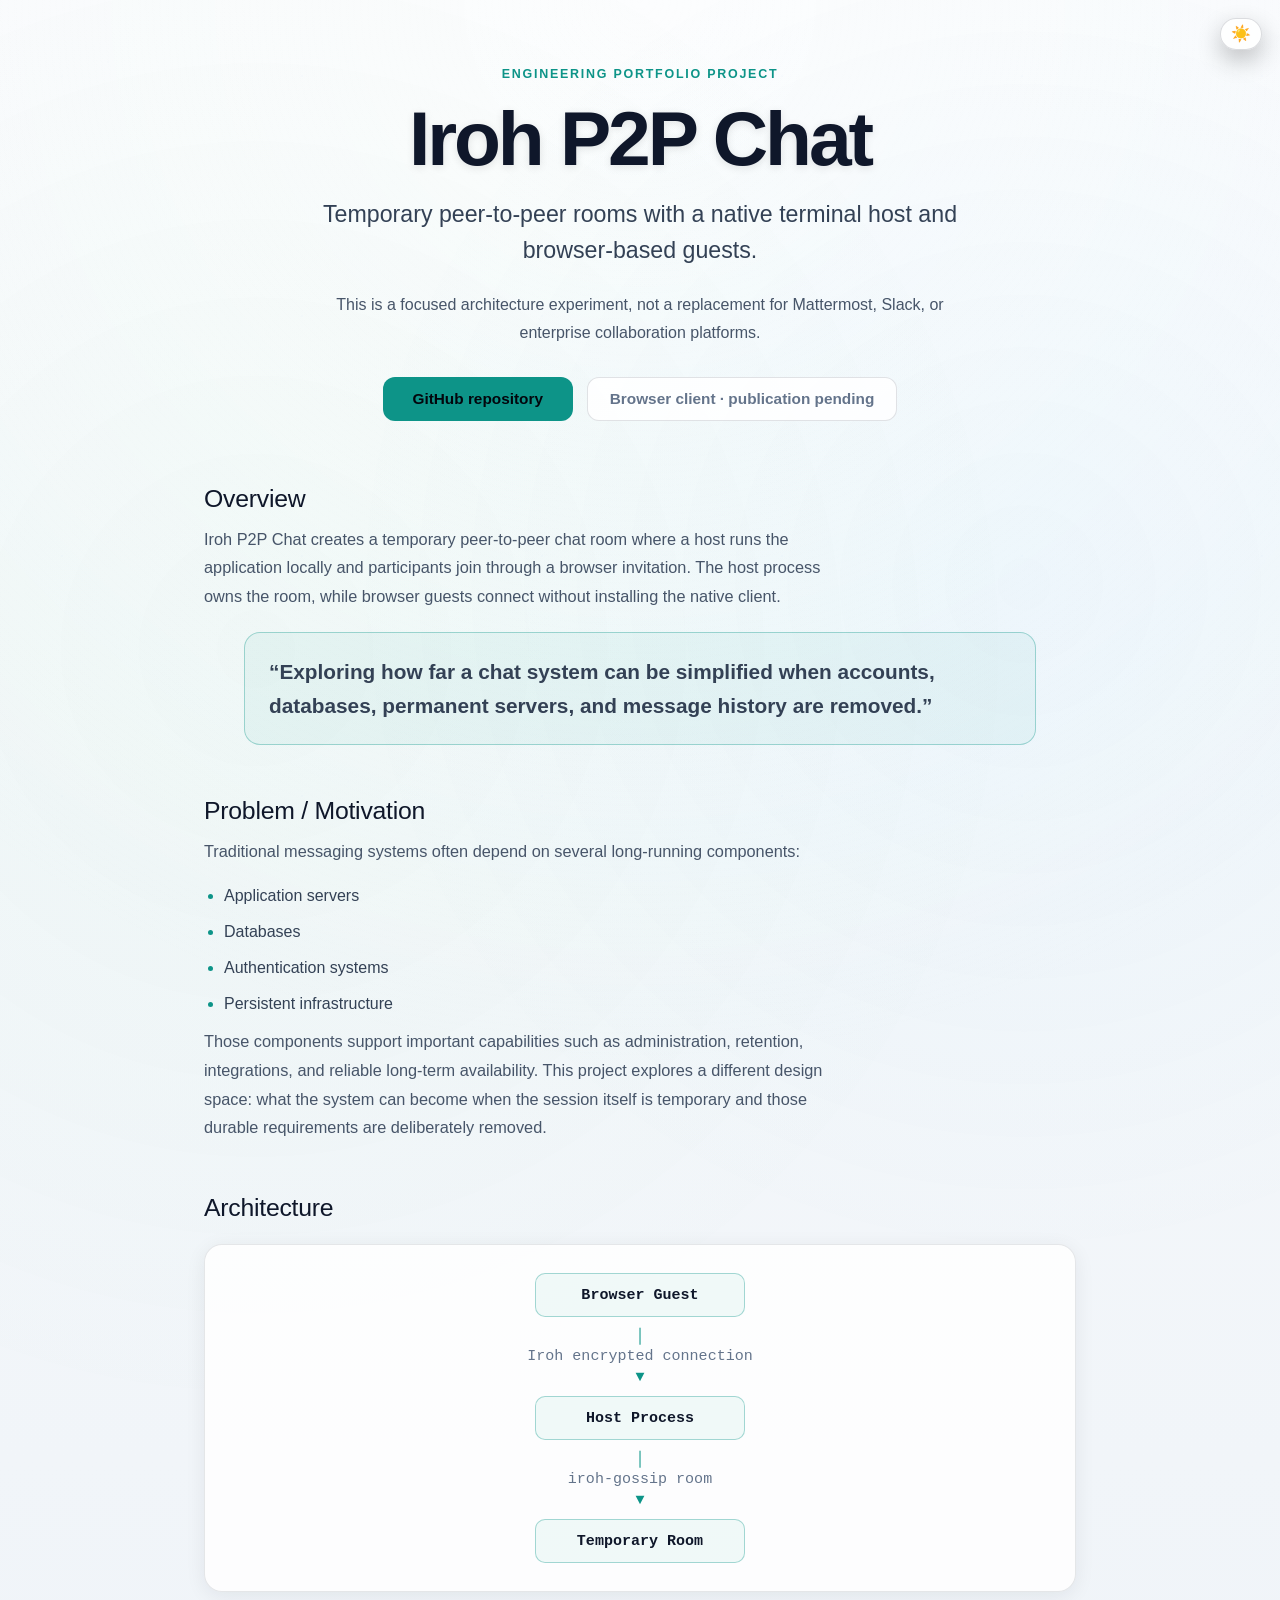
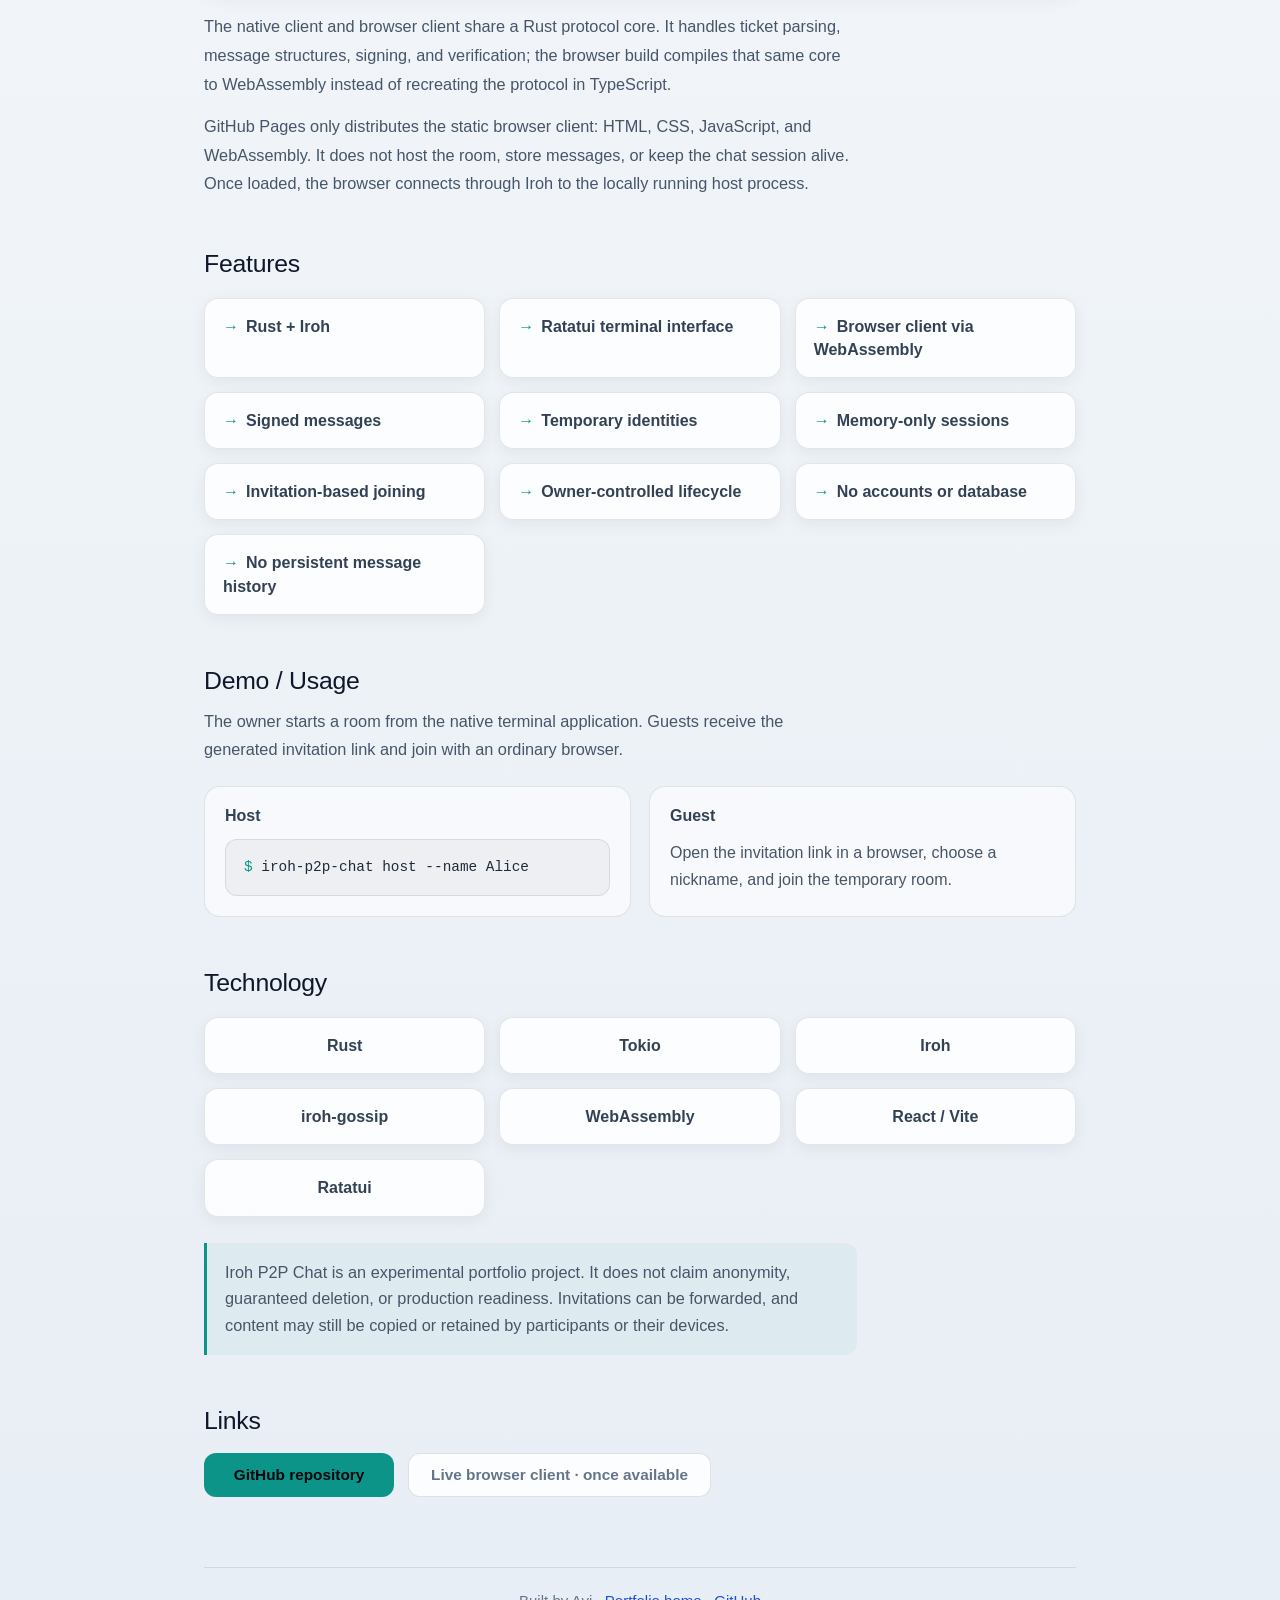
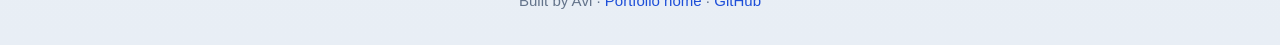
<file: IrohP2PChat/index.html>
<!doctype html>
<html lang="en">
  <head>
    <meta charset="UTF-8" />
    <meta name="viewport" content="width=device-width, initial-scale=1.0" />

    <title>Iroh P2P Chat | Temporary Peer-to-Peer Rooms</title>
    <meta
      name="description"
      content="Iroh P2P Chat is an engineering exploration of temporary peer-to-peer chat rooms built with Rust, Iroh, iroh-gossip, WebAssembly, and Ratatui."
    />
    <meta name="author" content="Abraham (Avi) Bobrovsky" />
    <link rel="canonical" href="https://inspiringsource.github.io/IrohP2PChat/" />

    <meta property="og:type" content="website" />
    <meta property="og:site_name" content="Inspiring Source" />
    <meta property="og:url" content="https://inspiringsource.github.io/IrohP2PChat/" />
    <meta property="og:title" content="Iroh P2P Chat | Temporary Peer-to-Peer Rooms" />
    <meta
      property="og:description"
      content="A Rust engineering project exploring temporary peer-to-peer chat without accounts, databases, permanent servers, or retained message history."
    />

    <meta name="twitter:card" content="summary" />
    <meta name="twitter:title" content="Iroh P2P Chat | Temporary Peer-to-Peer Rooms" />
    <meta
      name="twitter:description"
      content="A Rust engineering project exploring temporary peer-to-peer chat without accounts, databases, permanent servers, or retained message history."
    />

    <link rel="icon" href="../favicon/favicon.ico" />
    <link rel="icon" type="image/png" href="../favicon/favicon-96x96.png" sizes="96x96" />
    <link rel="icon" type="image/svg+xml" href="../favicon/favicon.svg" />
    <link rel="apple-touch-icon" sizes="180x180" href="../favicon/apple-touch-icon.png" />
    <link rel="stylesheet" href="../css/style.css" />

    <style>
      .project-container {
        max-width: 920px;
        margin: 0 auto;
        padding: 64px 24px 36px;
        position: relative;
        z-index: 1;
        animation: pageFade 0.7s ease-out;
      }

      .project-hero {
        max-width: 760px;
        margin: 0 auto 64px;
        text-align: center;
      }

      .eyebrow {
        display: inline-block;
        margin-bottom: 18px;
        color: var(--color-list-marker);
        font-size: 0.78rem;
        font-weight: 800;
        letter-spacing: 0.14em;
        text-transform: uppercase;
      }

      .project-hero h1 {
        font-size: clamp(2.8rem, 8vw, 4.8rem);
        margin-bottom: 18px;
      }

      .project-hero .subtitle {
        max-width: 700px;
        margin: 0 auto;
        color: var(--color-h2);
        font-size: clamp(1.12rem, 2.8vw, 1.45rem);
        font-weight: 500;
        line-height: 1.55;
      }

      .project-hero .positioning {
        max-width: 670px;
        margin: 22px auto 0;
        color: var(--color-intro);
        font-size: 1rem;
      }

      .project-actions {
        display: flex;
        justify-content: center;
        gap: 14px;
        margin-top: 30px;
        flex-wrap: wrap;
      }

      .button {
        display: inline-flex;
        align-items: center;
        justify-content: center;
        min-width: 190px;
        padding: 12px 22px;
        border: 1px solid var(--color-logo-border);
        border-radius: 12px;
        color: var(--color-link);
        background: var(--color-lang-switch-bg);
        font-size: 0.96rem;
        font-weight: 750;
        text-decoration: none;
        transition: transform 0.2s ease, border-color 0.2s ease, box-shadow 0.2s ease;
      }

      .button-primary {
        border-color: transparent;
        color: #03060d;
        background: var(--color-list-marker);
      }

      .button:hover {
        transform: translateY(-2px);
        border-color: var(--color-logo-hover-border);
        box-shadow: 0 14px 30px rgba(0, 0, 0, 0.28);
      }

      .button:focus-visible {
        outline: 2px solid var(--color-section-hover-border);
        outline-offset: 3px;
      }

      .button-pending {
        color: var(--color-copyright);
        cursor: default;
      }

      .button-pending:hover {
        transform: none;
        border-color: var(--color-logo-border);
        box-shadow: none;
      }

      .project-section {
        margin-top: 52px;
      }

      .project-section > h2 {
        margin: 0 0 12px;
        color: var(--color-h1);
        font-size: 1.55rem;
        letter-spacing: -0.01em;
      }

      .project-section > p {
        max-width: 72ch;
        color: var(--color-intro);
        font-size: 1.02rem;
      }

      .project-section > p + p {
        margin-top: 14px;
      }

      .principle {
        margin-top: 22px;
        padding: 22px 24px;
        border: 1px solid var(--color-section-hover-border);
        border-radius: 16px;
        background: var(--color-section-hover-glow);
        color: var(--color-h2);
        font-size: clamp(1.1rem, 2.5vw, 1.3rem);
        font-weight: 650;
        line-height: 1.6;
      }

      .requirement-list,
      .detail-list {
        margin: 18px 0 0;
        padding-left: 1.25em;
        color: var(--color-list);
      }

      .requirement-list li,
      .detail-list li {
        margin-bottom: 0.6em;
        line-height: 1.65;
      }

      .requirement-list li::marker,
      .detail-list li::marker {
        color: var(--color-list-marker);
      }

      .architecture-card {
        margin: 22px 0 20px;
        padding: 28px 20px;
        overflow-x: auto;
        border: 1px solid var(--color-section-border);
        border-radius: 18px;
        background: linear-gradient(180deg, rgba(15, 23, 42, 0.72), rgba(8, 12, 20, 0.88));
        box-shadow: inset 0 1px 0 rgba(255, 255, 255, 0.03);
      }

      html[data-theme="light"] .architecture-card {
        background: rgba(255, 255, 255, 0.82);
        box-shadow: 0 4px 20px rgba(15, 23, 42, 0.07);
      }

      .architecture-diagram {
        display: grid;
        justify-items: center;
        min-width: 320px;
        color: var(--color-list);
        font-family: "SFMono-Regular", "JetBrains Mono", Menlo, Consolas, monospace;
        font-size: 0.94rem;
        line-height: 1.35;
        text-align: center;
      }

      .architecture-node {
        min-width: 210px;
        padding: 11px 18px;
        border: 1px solid var(--color-section-hover-border);
        border-radius: 10px;
        color: var(--color-h1);
        background: var(--color-section-hover-glow);
        font-weight: 700;
      }

      .architecture-connector {
        padding: 9px 0;
        color: var(--color-copyright);
      }

      .architecture-connector::before,
      .architecture-connector::after {
        display: block;
        color: var(--color-list-marker);
        content: "│";
      }

      .architecture-connector::after {
        content: "▼";
      }

      .feature-grid,
      .technology-grid {
        display: grid;
        grid-template-columns: repeat(auto-fit, minmax(210px, 1fr));
        gap: 14px;
        margin: 20px 0 0;
        padding: 0;
        list-style: none;
      }

      .feature-grid li,
      .technology-grid li {
        padding: 16px 18px;
        border: 1px solid var(--color-section-border);
        border-radius: 14px;
        background: linear-gradient(180deg, rgba(15, 23, 42, 0.6), rgba(8, 12, 20, 0.78));
        color: var(--color-list);
        font-weight: 650;
        line-height: 1.45;
      }

      html[data-theme="light"] .feature-grid li,
      html[data-theme="light"] .technology-grid li {
        background: rgba(255, 255, 255, 0.82);
        box-shadow: 0 4px 16px rgba(15, 23, 42, 0.06);
      }

      .feature-grid li::before {
        margin-right: 7px;
        color: var(--color-list-marker);
        content: "→";
      }

      .technology-grid li {
        text-align: center;
      }

      .usage-grid {
        display: grid;
        grid-template-columns: repeat(2, minmax(0, 1fr));
        gap: 18px;
        margin-top: 22px;
      }

      .usage-card {
        padding: 20px;
        border: 1px solid var(--color-section-border);
        border-radius: 16px;
        background: rgba(8, 12, 20, 0.38);
      }

      html[data-theme="light"] .usage-card {
        background: rgba(255, 255, 255, 0.58);
      }

      .usage-card h3 {
        margin: 0 0 14px;
        color: var(--color-h2);
        font-size: 1rem;
      }

      pre.code {
        margin: 0;
        padding: 16px 18px;
        overflow-x: auto;
        border: 1px solid var(--color-section-border);
        border-radius: 12px;
        background: rgba(3, 6, 13, 0.7);
        color: var(--color-list);
        font-family: "SFMono-Regular", "JetBrains Mono", Menlo, Consolas, monospace;
        font-size: 0.9rem;
        line-height: 1.6;
      }

      html[data-theme="light"] pre.code {
        background: rgba(15, 23, 42, 0.04);
        color: #1e293b;
      }

      .prompt {
        color: var(--color-list-marker);
        user-select: none;
      }

      .guest-step {
        color: var(--color-intro);
        line-height: 1.7;
      }

      .scope-note {
        margin-top: 26px;
        padding: 16px 18px;
        border-left: 3px solid var(--color-list-marker);
        border-radius: 0 12px 12px 0;
        background: var(--color-section-hover-glow);
        color: var(--color-intro);
        line-height: 1.65;
      }

      .project-footer {
        margin-top: 70px;
        padding-top: 24px;
        border-top: 1px solid var(--color-section-border);
        color: var(--color-copyright);
        font-size: 0.94rem;
        text-align: center;
      }

      .project-footer a {
        color: var(--color-link);
        text-decoration: none;
      }

      .project-footer a:hover {
        text-decoration: underline;
      }

      .page-theme-toggle {
        position: fixed;
        top: 18px;
        right: 18px;
        z-index: 2;
      }

      @media (max-width: 640px) {
        .project-container {
          padding: 42px 18px 26px;
        }

        .project-hero {
          margin-bottom: 52px;
        }

        .button {
          width: 100%;
          max-width: 330px;
        }

        .usage-grid {
          grid-template-columns: 1fr;
        }
      }
    </style>
  </head>
  <body>
    <div class="starfield" aria-hidden="true"></div>

    <button
      id="theme-toggle"
      class="theme-toggle page-theme-toggle"
      type="button"
      aria-label="Switch to light mode"
      aria-pressed="false"
    >
      <span class="theme-icon" aria-hidden="true">🌙</span>
    </button>

    <main class="project-container">
      <header class="project-hero">
        <span class="eyebrow">Engineering portfolio project</span>
        <h1>Iroh P2P Chat</h1>
        <p class="subtitle">
          Temporary peer-to-peer rooms with a native terminal host and browser-based guests.
        </p>
        <p class="positioning">
          This is a focused architecture experiment, not a replacement for Mattermost, Slack, or
          enterprise collaboration platforms.
        </p>
        <div class="project-actions" aria-label="Project links">
          <a
            class="button button-primary"
            href="https://github.com/inspiringsource/iroh-p2p-chat"
            target="_blank"
            rel="noopener noreferrer"
          >GitHub repository</a>
          <span class="button button-pending" aria-label="Live browser client, publication pending">
            Browser client · publication pending
          </span>
        </div>
      </header>

      <section class="project-section" aria-labelledby="overview-heading">
        <h2 id="overview-heading">Overview</h2>
        <p>
          Iroh P2P Chat creates a temporary peer-to-peer chat room where a host runs the application
          locally and participants join through a browser invitation. The host process owns the room,
          while browser guests connect without installing the native client.
        </p>
        <blockquote class="principle">
          “Exploring how far a chat system can be simplified when accounts, databases, permanent
          servers, and message history are removed.”
        </blockquote>
      </section>

      <section class="project-section" aria-labelledby="motivation-heading">
        <h2 id="motivation-heading">Problem / Motivation</h2>
        <p>Traditional messaging systems often depend on several long-running components:</p>
        <ul class="requirement-list">
          <li>Application servers</li>
          <li>Databases</li>
          <li>Authentication systems</li>
          <li>Persistent infrastructure</li>
        </ul>
        <p>
          Those components support important capabilities such as administration, retention,
          integrations, and reliable long-term availability. This project explores a different design
          space: what the system can become when the session itself is temporary and those durable
          requirements are deliberately removed.
        </p>
      </section>

      <section class="project-section" aria-labelledby="architecture-heading">
        <h2 id="architecture-heading">Architecture</h2>
        <div class="architecture-card" role="img" aria-label="A browser guest connects through an encrypted Iroh connection to the host process, which participates in an iroh-gossip room.">
          <div class="architecture-diagram">
            <div class="architecture-node">Browser Guest</div>
            <div class="architecture-connector">Iroh encrypted connection</div>
            <div class="architecture-node">Host Process</div>
            <div class="architecture-connector">iroh-gossip room</div>
            <div class="architecture-node">Temporary Room</div>
          </div>
        </div>
        <p>
          The native client and browser client share a Rust protocol core. It handles ticket parsing,
          message structures, signing, and verification; the browser build compiles that same core to
          WebAssembly instead of recreating the protocol in TypeScript.
        </p>
        <p>
          GitHub Pages only distributes the static browser client: HTML, CSS, JavaScript, and
          WebAssembly. It does not host the room, store messages, or keep the chat session alive. Once
          loaded, the browser connects through Iroh to the locally running host process.
        </p>
      </section>

      <section class="project-section" aria-labelledby="features-heading">
        <h2 id="features-heading">Features</h2>
        <ul class="feature-grid">
          <li>Rust + Iroh</li>
          <li>Ratatui terminal interface</li>
          <li>Browser client via WebAssembly</li>
          <li>Signed messages</li>
          <li>Temporary identities</li>
          <li>Memory-only sessions</li>
          <li>Invitation-based joining</li>
          <li>Owner-controlled lifecycle</li>
          <li>No accounts or database</li>
          <li>No persistent message history</li>
        </ul>
      </section>

      <section class="project-section" aria-labelledby="demo-heading">
        <h2 id="demo-heading">Demo / Usage</h2>
        <p>
          The owner starts a room from the native terminal application. Guests receive the generated
          invitation link and join with an ordinary browser.
        </p>
        <div class="usage-grid">
          <article class="usage-card">
            <h3>Host</h3>
            <pre class="code"><code><span class="prompt">$ </span>iroh-p2p-chat host --name Alice</code></pre>
          </article>
          <article class="usage-card">
            <h3>Guest</h3>
            <p class="guest-step">Open the invitation link in a browser, choose a nickname, and join the temporary room.</p>
          </article>
        </div>
      </section>

      <section class="project-section" aria-labelledby="technology-heading">
        <h2 id="technology-heading">Technology</h2>
        <ul class="technology-grid">
          <li>Rust</li>
          <li>Tokio</li>
          <li>Iroh</li>
          <li>iroh-gossip</li>
          <li>WebAssembly</li>
          <li>React / Vite</li>
          <li>Ratatui</li>
        </ul>
        <p class="scope-note">
          Iroh P2P Chat is an experimental portfolio project. It does not claim anonymity, guaranteed
          deletion, or production readiness. Invitations can be forwarded, and content may still be
          copied or retained by participants or their devices.
        </p>
      </section>

      <section class="project-section" aria-labelledby="links-heading">
        <h2 id="links-heading">Links</h2>
        <div class="project-actions" style="justify-content: flex-start; margin-top: 18px">
          <a
            class="button button-primary"
            href="https://github.com/inspiringsource/iroh-p2p-chat"
            target="_blank"
            rel="noopener noreferrer"
          >GitHub repository</a>
          <span class="button button-pending" aria-label="Live browser client, publication pending">
            Live browser client · once available
          </span>
        </div>
      </section>

      <footer class="project-footer">
        Built by Avi ·
        <a href="../">Portfolio home</a> ·
        <a
          href="https://github.com/inspiringsource/iroh-p2p-chat"
          target="_blank"
          rel="noopener noreferrer"
        >GitHub</a>
      </footer>
    </main>

    <script type="application/ld+json">
      {
        "@context": "https://schema.org",
        "@type": "SoftwareSourceCode",
        "name": "Iroh P2P Chat",
        "description": "An experimental Rust project exploring temporary peer-to-peer chat rooms without accounts, databases, permanent application servers, or retained message history.",
        "url": "https://inspiringsource.github.io/IrohP2PChat/",
        "codeRepository": "https://github.com/inspiringsource/iroh-p2p-chat",
        "programmingLanguage": ["Rust", "TypeScript"],
        "author": {
          "@type": "Person",
          "name": "Abraham Bobrovsky",
          "alternateName": "Avi Bobrovsky",
          "url": "https://inspiringsource.github.io/"
        }
      }
    </script>

    <script>
      (function () {
        var root = document.documentElement;
        var button = document.getElementById("theme-toggle");

        function setTheme(theme) {
          root.dataset.theme = theme;
          try {
            localStorage.setItem("theme", theme);
          } catch (error) {}

          var isLight = theme === "light";
          button.setAttribute("aria-pressed", String(isLight));
          button.setAttribute("aria-label", isLight ? "Switch to dark mode" : "Switch to light mode");
          button.querySelector(".theme-icon").textContent = isLight ? "☀️" : "🌙";
        }

        var savedTheme;
        try {
          savedTheme = localStorage.getItem("theme");
        } catch (error) {}

        var prefersDark = window.matchMedia("(prefers-color-scheme: dark)").matches;
        setTheme(savedTheme || (prefersDark ? "dark" : "light"));
        button.addEventListener("click", function () {
          setTheme(root.dataset.theme === "dark" ? "light" : "dark");
        });
      })();
    </script>
  </body>
</html>
</file>
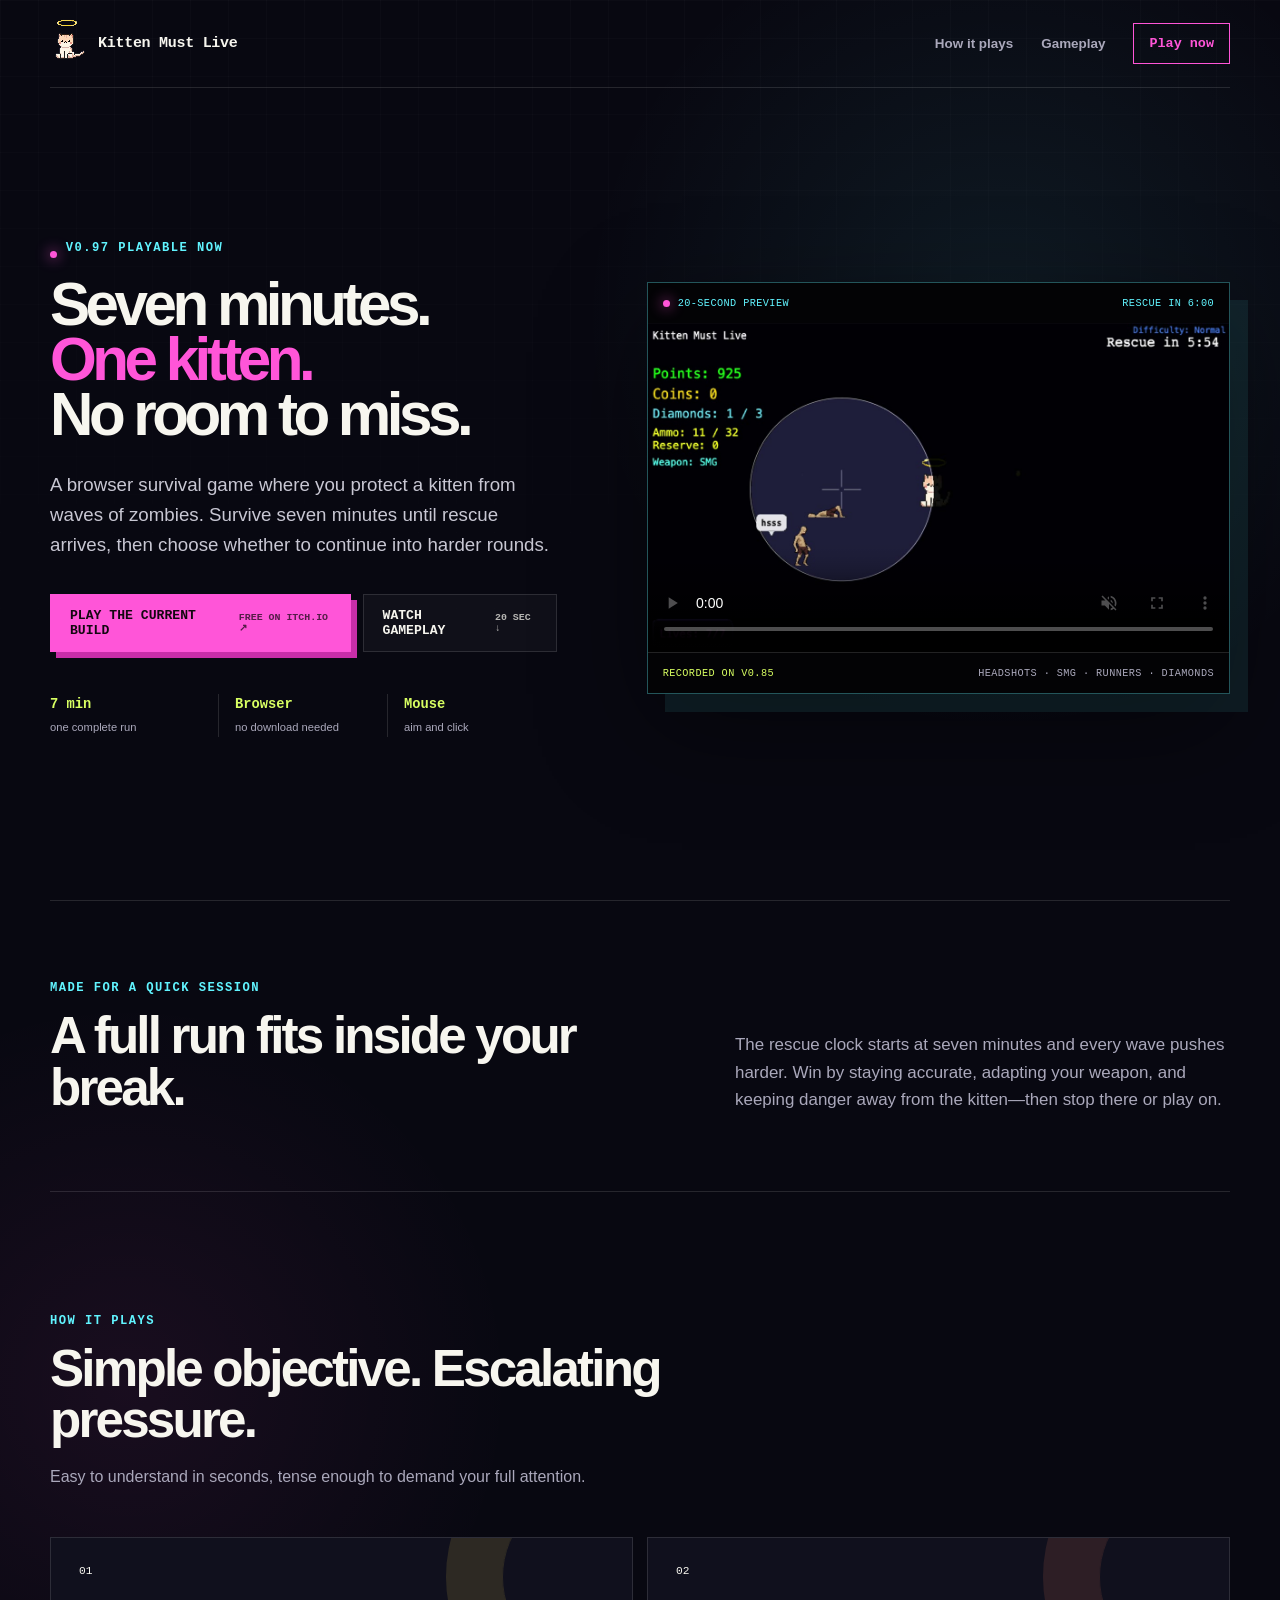
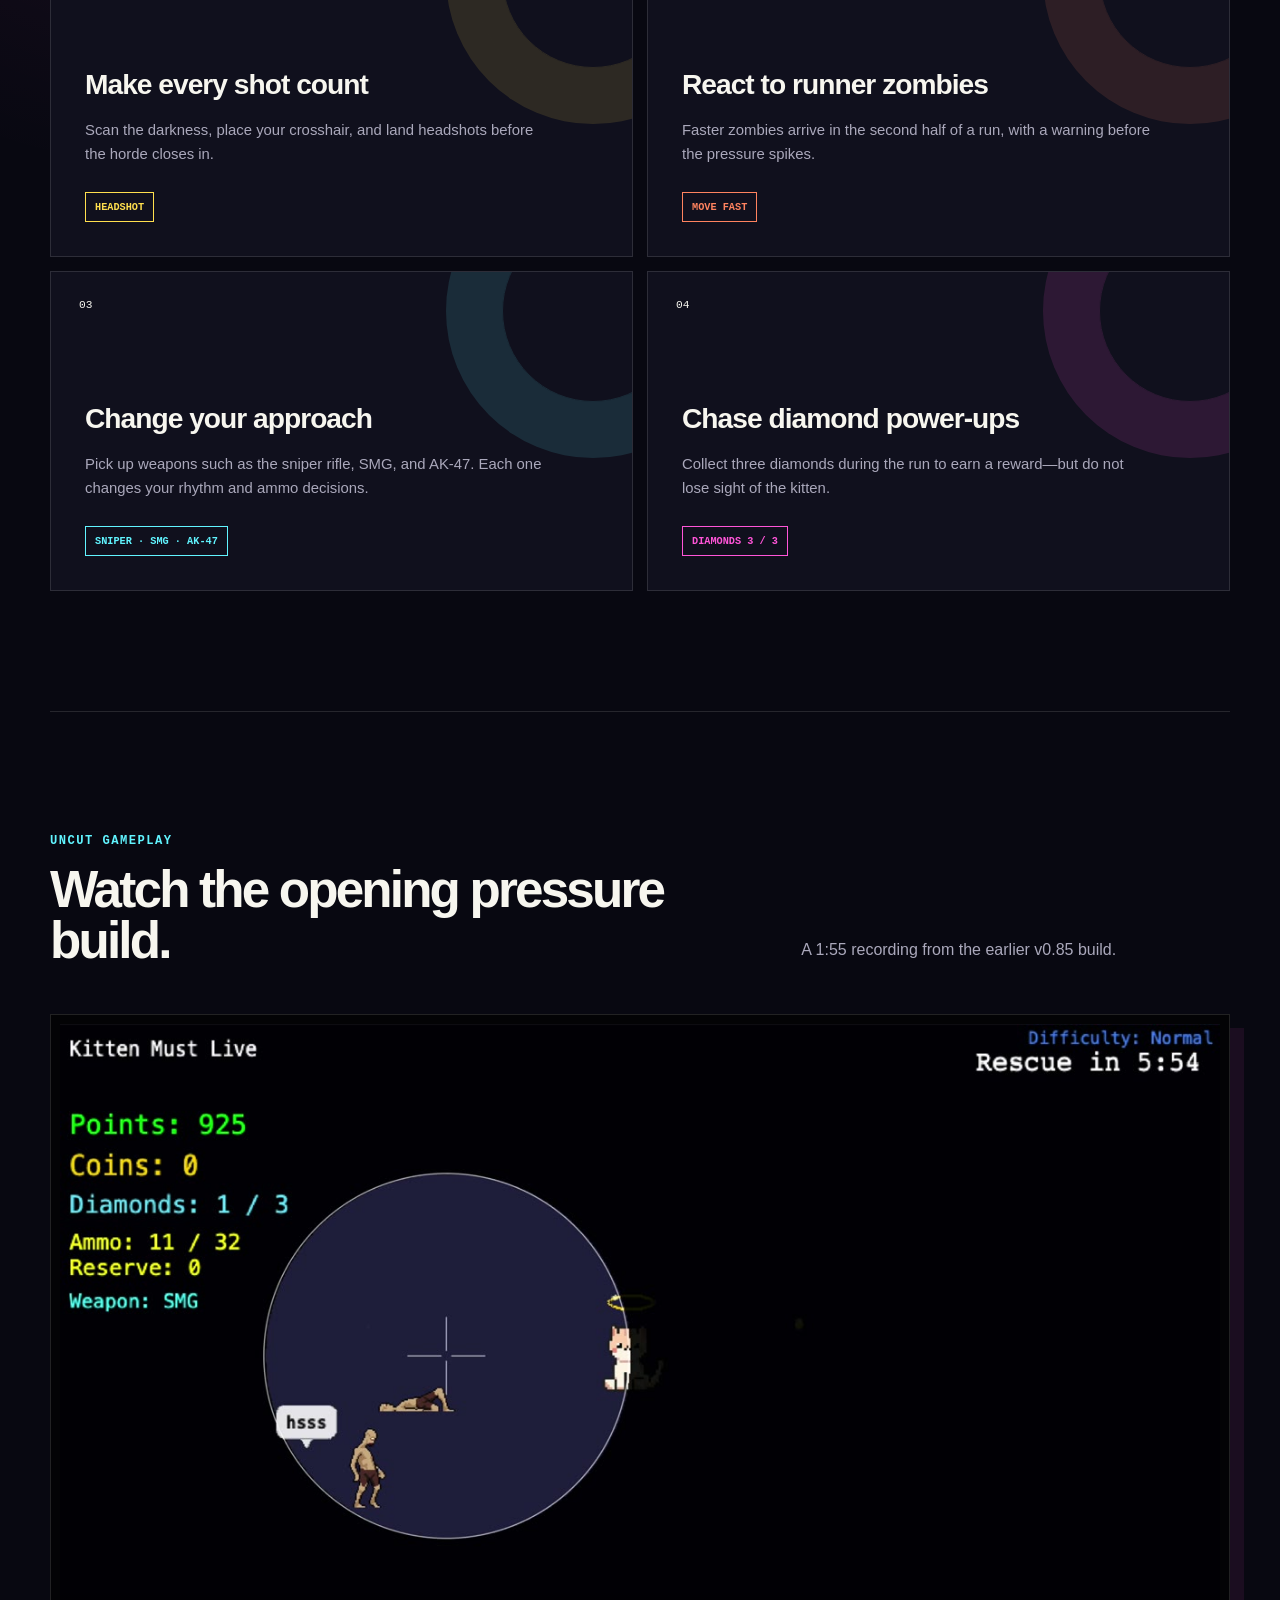
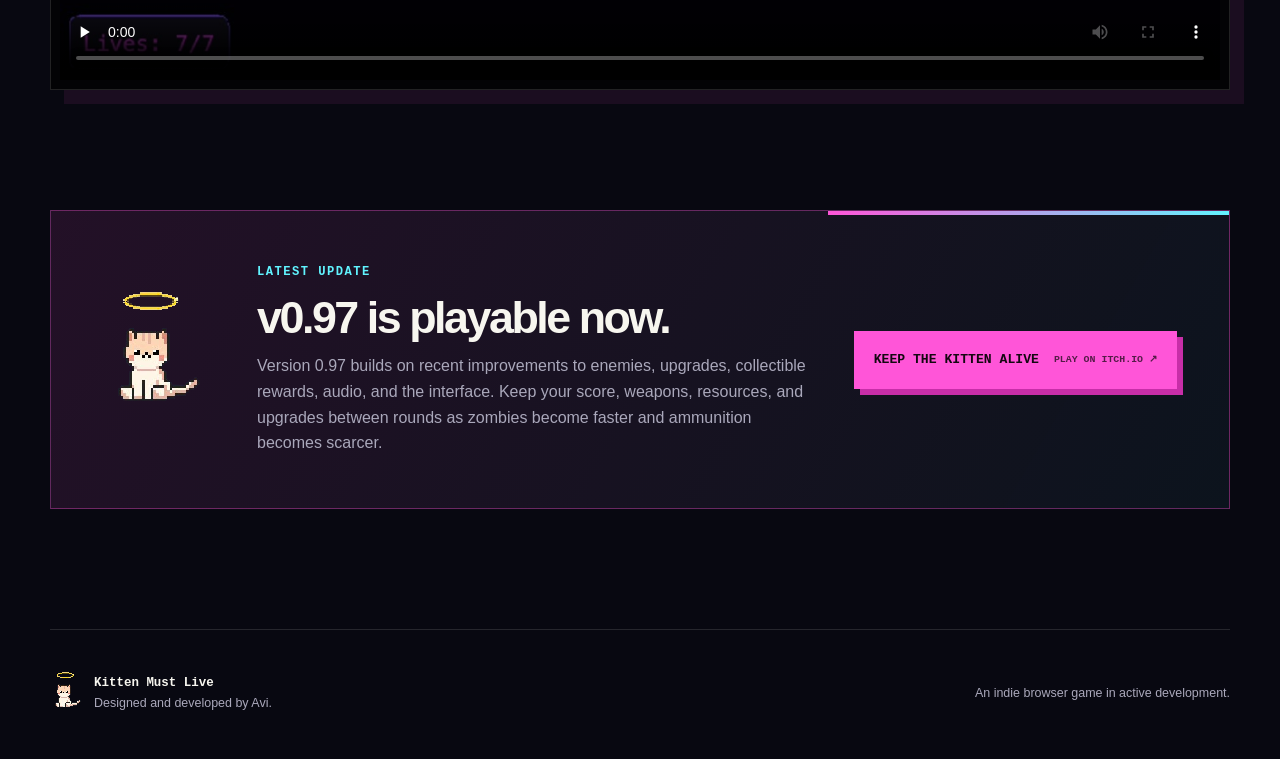
<file: KittenMustLive/index.html>
<!DOCTYPE html>
<html lang="en">

<head>
    <meta charset="UTF-8">
    <meta name="viewport" content="width=device-width, initial-scale=1.0">
    <title>Kitten Must Live | 7-Minute Browser Zombie Survival</title>
    <meta name="description"
        content="Protect a kitten from waves of zombies in a browser survival game. Survive seven minutes until rescue arrives, then continue into harder rounds.">
    <meta name="theme-color" content="#080811">
    <link rel="canonical" href="https://inspiringsource.github.io/KittenMustLive/">
    <link rel="icon" href="images/kitten.png" type="image/png">

    <meta property="og:title" content="Kitten Must Live — Seven minutes. One kitten.">
    <meta property="og:description"
        content="A fast browser zombie-survival game built for one sharp break. Hold out until rescue arrives.">
    <meta property="og:image"
        content="https://inspiringsource.github.io/KittenMustLive/images/gameplay-v0_85-poster.jpg">
    <meta property="og:url" content="https://inspiringsource.github.io/KittenMustLive/">
    <meta property="og:type" content="website">

    <meta name="twitter:card" content="summary_large_image">
    <meta name="twitter:title" content="Kitten Must Live — Seven minutes. One kitten.">
    <meta name="twitter:description"
        content="Aim fast, manage your ammo, and keep the kitten alive until rescue arrives.">
    <meta name="twitter:image"
        content="https://inspiringsource.github.io/KittenMustLive/images/gameplay-v0_85-poster.jpg">
    <link rel="stylesheet" href="styles.css">

    <script type="application/ld+json">
    {
      "@context": "https://schema.org",
      "@type": "VideoGame",
      "name": "Kitten Must Live",
      "description": "A browser survival game where you protect a kitten from waves of zombies for seven minutes until rescue arrives, then choose whether to continue into harder rounds.",
      "genre": ["Shooter", "Survival"],
      "playMode": "SinglePlayer",
      "applicationCategory": "Game",
      "operatingSystem": "Web browser",
      "gamePlatform": "Web browser",
      "softwareVersion": "0.97",
      "url": "https://inspiringsource.github.io/KittenMustLive/",
      "author": {
        "@type": "Person",
        "name": "Avi"
      }
    }
    </script>
</head>

<body>
    <a class="skip-link" href="#main-content">Skip to the game</a>

    <header class="site-header">
        <a class="brand" href="#top" aria-label="Kitten Must Live home">
            <img src="images/kitten.png" alt="" width="36" height="54">
            <span>Kitten Must Live</span>
        </a>
        <nav aria-label="Main navigation">
            <a href="#how-it-plays">How it plays</a>
            <a href="#gameplay">Gameplay</a>
            <a class="nav-cta" href="https://inspiringsource.itch.io/kittenmustlive" target="_blank"
                rel="noopener">Play now</a>
        </nav>
    </header>

    <main id="main-content">
        <section class="hero" id="top">
            <div class="hero-copy">
                <p class="eyebrow"><span class="status-dot" aria-hidden="true">•</span> v0.97 playable now</p>
                <h1>Seven minutes.<br><span>One kitten.</span><br>No room to miss.</h1>
                <p class="hero-lede">A browser survival game where you protect a kitten from waves of zombies.
                    Survive seven minutes until rescue arrives, then choose whether to continue into harder rounds.</p>

                <div class="hero-actions">
                    <a class="button button-primary" href="https://inspiringsource.itch.io/kittenmustlive"
                        target="_blank" rel="noopener">
                        Play the current build
                        <span>Free on itch.io ↗</span>
                    </a>
                    <a class="button button-secondary" href="#gameplay">Watch gameplay <span>20 sec ↓</span></a>
                </div>

                <ul class="quick-facts" aria-label="Game details">
                    <li><strong>7 min</strong><span>one complete run</span></li>
                    <li><strong>Browser</strong><span>no download needed</span></li>
                    <li><strong>Mouse</strong><span>aim and click</span></li>
                </ul>
            </div>

            <figure class="preview-card" aria-labelledby="preview-caption">
                <div class="preview-bar">
                    <span><i aria-hidden="true">•</i> 20-second preview</span>
                    <span>RESCUE IN 6:00</span>
                </div>
                <video autoplay muted loop playsinline controls preload="metadata"
                    poster="images/gameplay-v0_85-poster.jpg"
                    aria-label="Twenty-second Kitten Must Live gameplay preview">
                    <source src="images/short-intro-v0_85.mp4" type="video/mp4">
                    <a href="images/short-intro-v0_85.gif">View the animated gameplay preview</a>.
                </video>
                <figcaption id="preview-caption">
                    <span>Recorded on v0.85</span>
                    <span>Headshots · SMG · runners · diamonds</span>
                </figcaption>
            </figure>
        </section>

        <section class="session-pitch" aria-labelledby="session-title">
            <div>
                <p class="section-kicker">Made for a quick session</p>
                <h2 id="session-title">A full run fits inside your break.</h2>
            </div>
            <p>The rescue clock starts at seven minutes and every wave pushes harder. Win by staying accurate,
                adapting your weapon, and keeping danger away from the kitten—then stop there or play on.</p>
        </section>

        <section class="mechanics" id="how-it-plays" aria-labelledby="mechanics-title">
            <div class="section-heading">
                <p class="section-kicker">How it plays</p>
                <h2 id="mechanics-title">Simple objective. Escalating pressure.</h2>
                <p>Easy to understand in seconds, tense enough to demand your full attention.</p>
            </div>

            <div class="mechanic-grid">
                <article class="mechanic-card card-headshots">
                    <span class="card-number">01</span>
                    <h3>Make every shot count</h3>
                    <p>Scan the darkness, place your crosshair, and land headshots before the horde closes in.</p>
                    <span class="card-tag">HEADSHOT</span>
                </article>

                <article class="mechanic-card card-runners">
                    <span class="card-number">02</span>
                    <h3>React to runner zombies</h3>
                    <p>Faster zombies arrive in the second half of a run, with a warning before the pressure spikes.</p>
                    <span class="card-tag">MOVE FAST</span>
                </article>

                <article class="mechanic-card card-weapons">
                    <span class="card-number">03</span>
                    <h3>Change your approach</h3>
                    <p>Pick up weapons such as the sniper rifle, SMG, and AK-47. Each one changes your rhythm and ammo
                        decisions.</p>
                    <span class="card-tag">SNIPER · SMG · AK-47</span>
                </article>

                <article class="mechanic-card card-diamonds">
                    <span class="card-number">04</span>
                    <h3>Chase diamond power-ups</h3>
                    <p>Collect three diamonds during the run to earn a reward—but do not lose sight of the kitten.</p>
                    <span class="card-tag">DIAMONDS 3 / 3</span>
                </article>
            </div>
        </section>

        <section class="gameplay" id="gameplay" aria-labelledby="gameplay-title">
            <div class="section-heading compact">
                <p class="section-kicker">Uncut gameplay</p>
                <h2 id="gameplay-title">Watch the opening pressure build.</h2>
                <p>A 1:55 recording from the earlier v0.85 build.</p>
            </div>
            <div class="video-frame">
                <video controls playsinline preload="none" poster="images/gameplay-v0_85-poster.jpg">
                    <source src="images/gameplay-v0_85.mp4" type="video/mp4">
                    Your browser does not support embedded video. You can
                    <a href="images/gameplay-v0_85.mp4">open the gameplay recording directly</a>.
                </video>
            </div>
        </section>

        <section class="release-card" id="next-update" aria-labelledby="release-title">
            <div class="release-kitten" aria-hidden="true">
                <img src="images/kitten.png" alt="" width="147" height="219">
            </div>
            <div class="release-copy">
                <p class="section-kicker">Latest update</p>
                <h2 id="release-title">v0.97 is playable now.</h2>
                <p>Version 0.97 builds on recent improvements to enemies, upgrades, collectible rewards, audio, and
                    the interface. Keep your score, weapons, resources, and upgrades between rounds as zombies become
                    faster and ammunition becomes scarcer.</p>
            </div>
            <a class="button button-primary release-button" href="https://inspiringsource.itch.io/kittenmustlive"
                target="_blank" rel="noopener">
                Keep the kitten alive
                <span>Play on itch.io ↗</span>
            </a>
        </section>
    </main>

    <footer>
        <div class="footer-brand">
            <img src="images/kitten.png" alt="" width="32" height="48">
            <p><strong>Kitten Must Live</strong><span>Designed and developed by Avi.</span></p>
        </div>
        <p class="footer-note">An indie browser game in active development.</p>
    </footer>
</body>

</html>
</file>
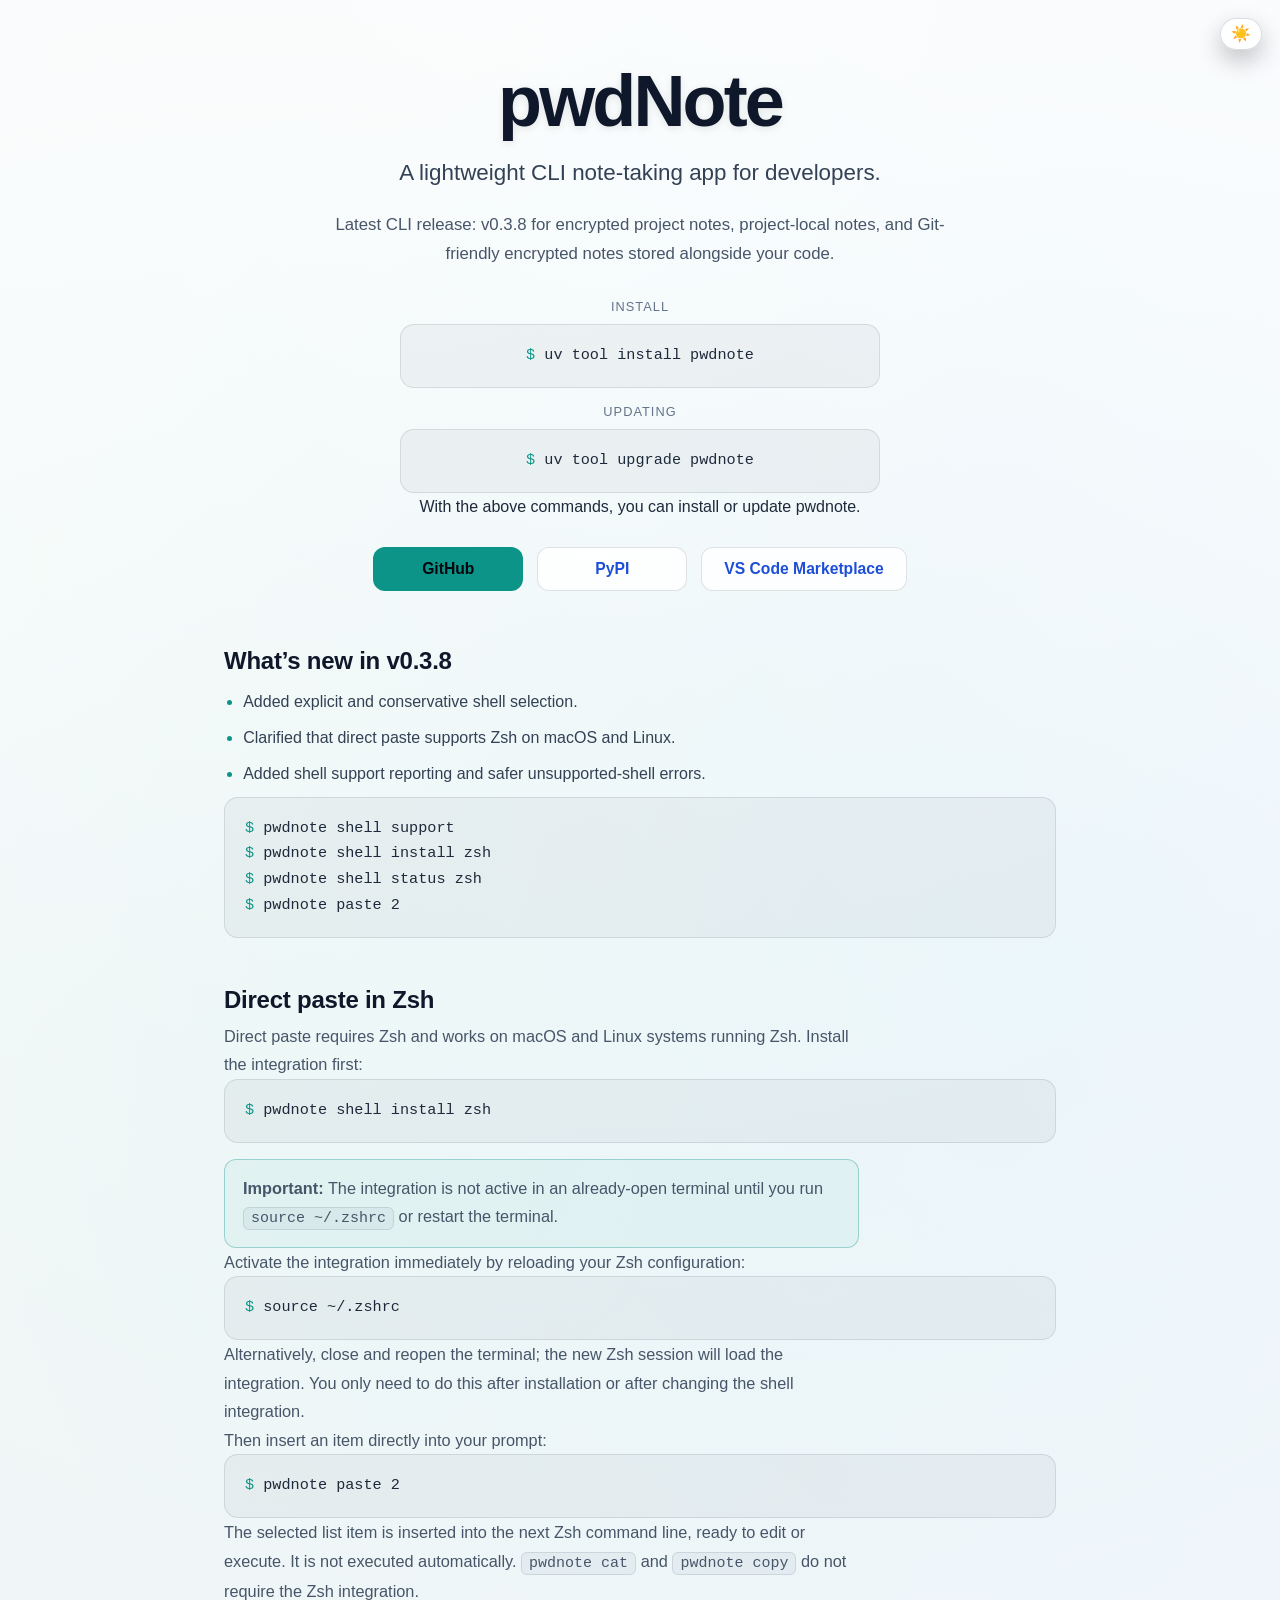
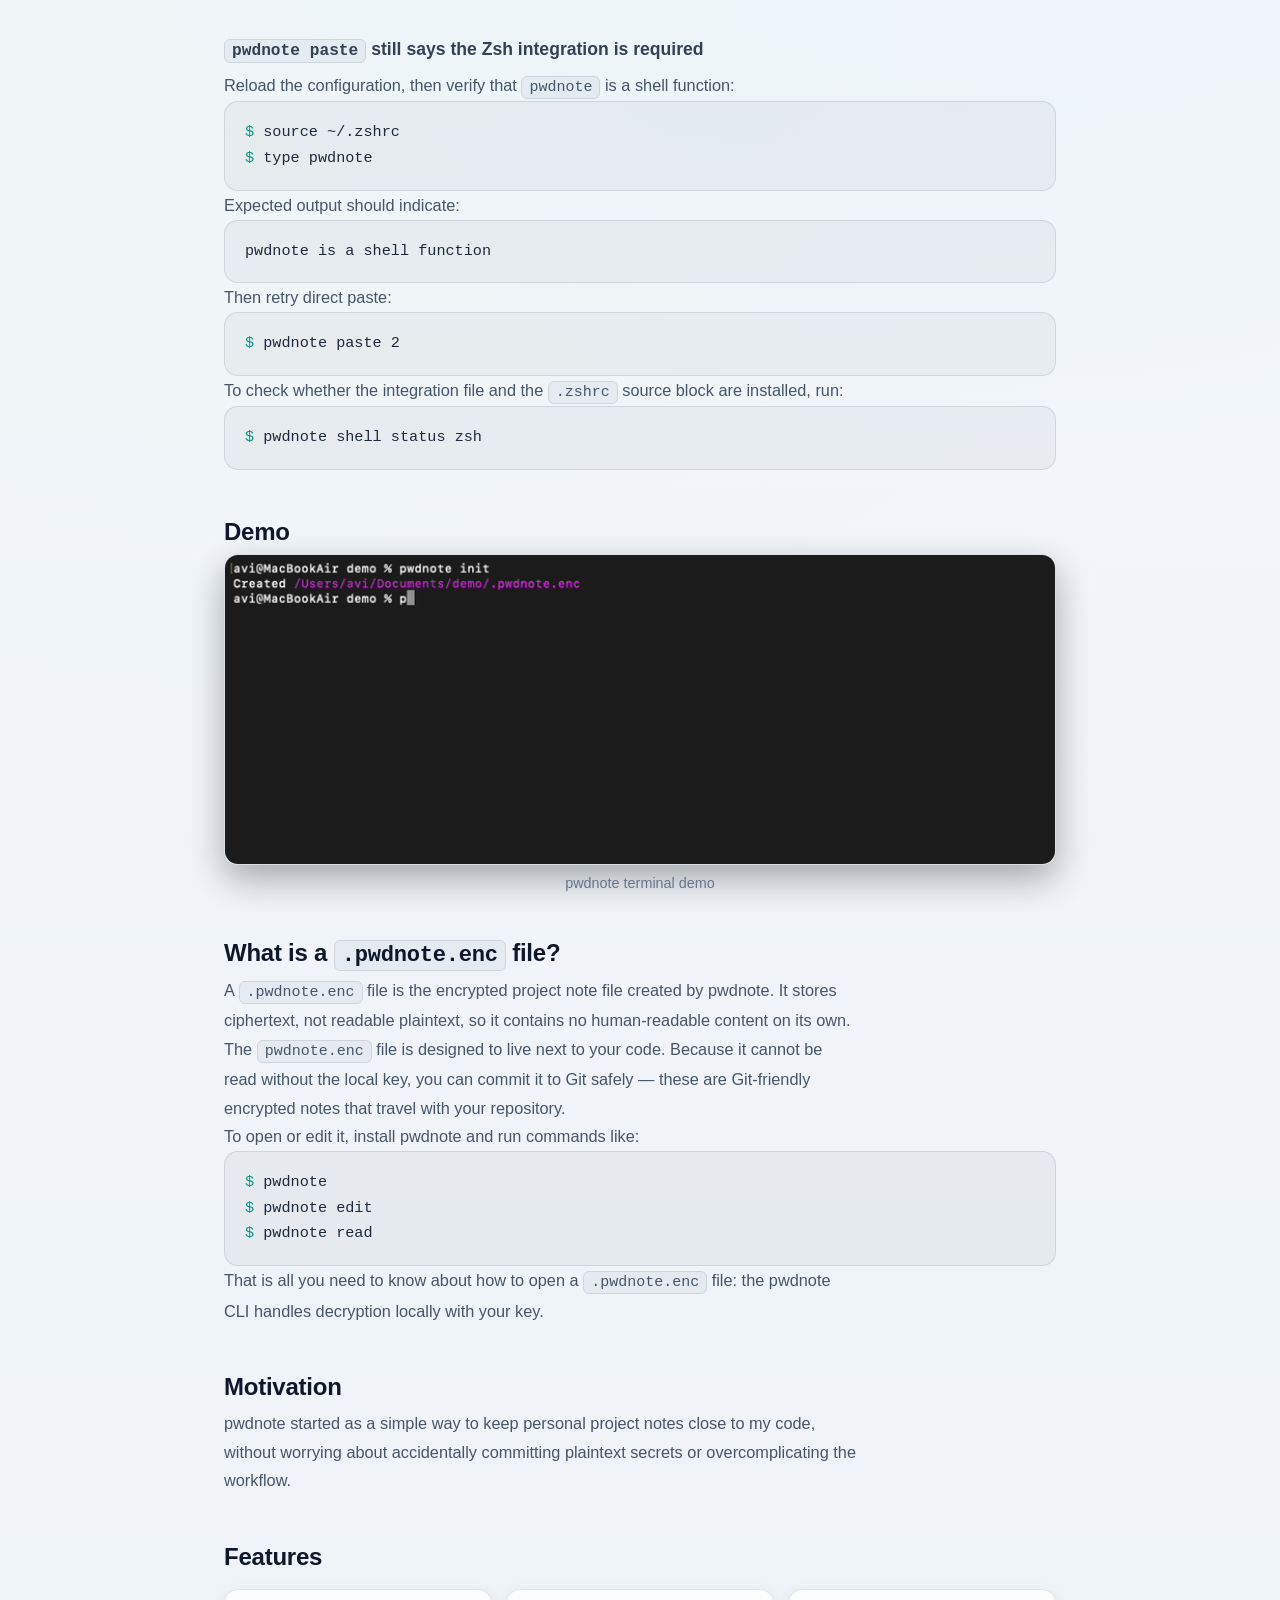
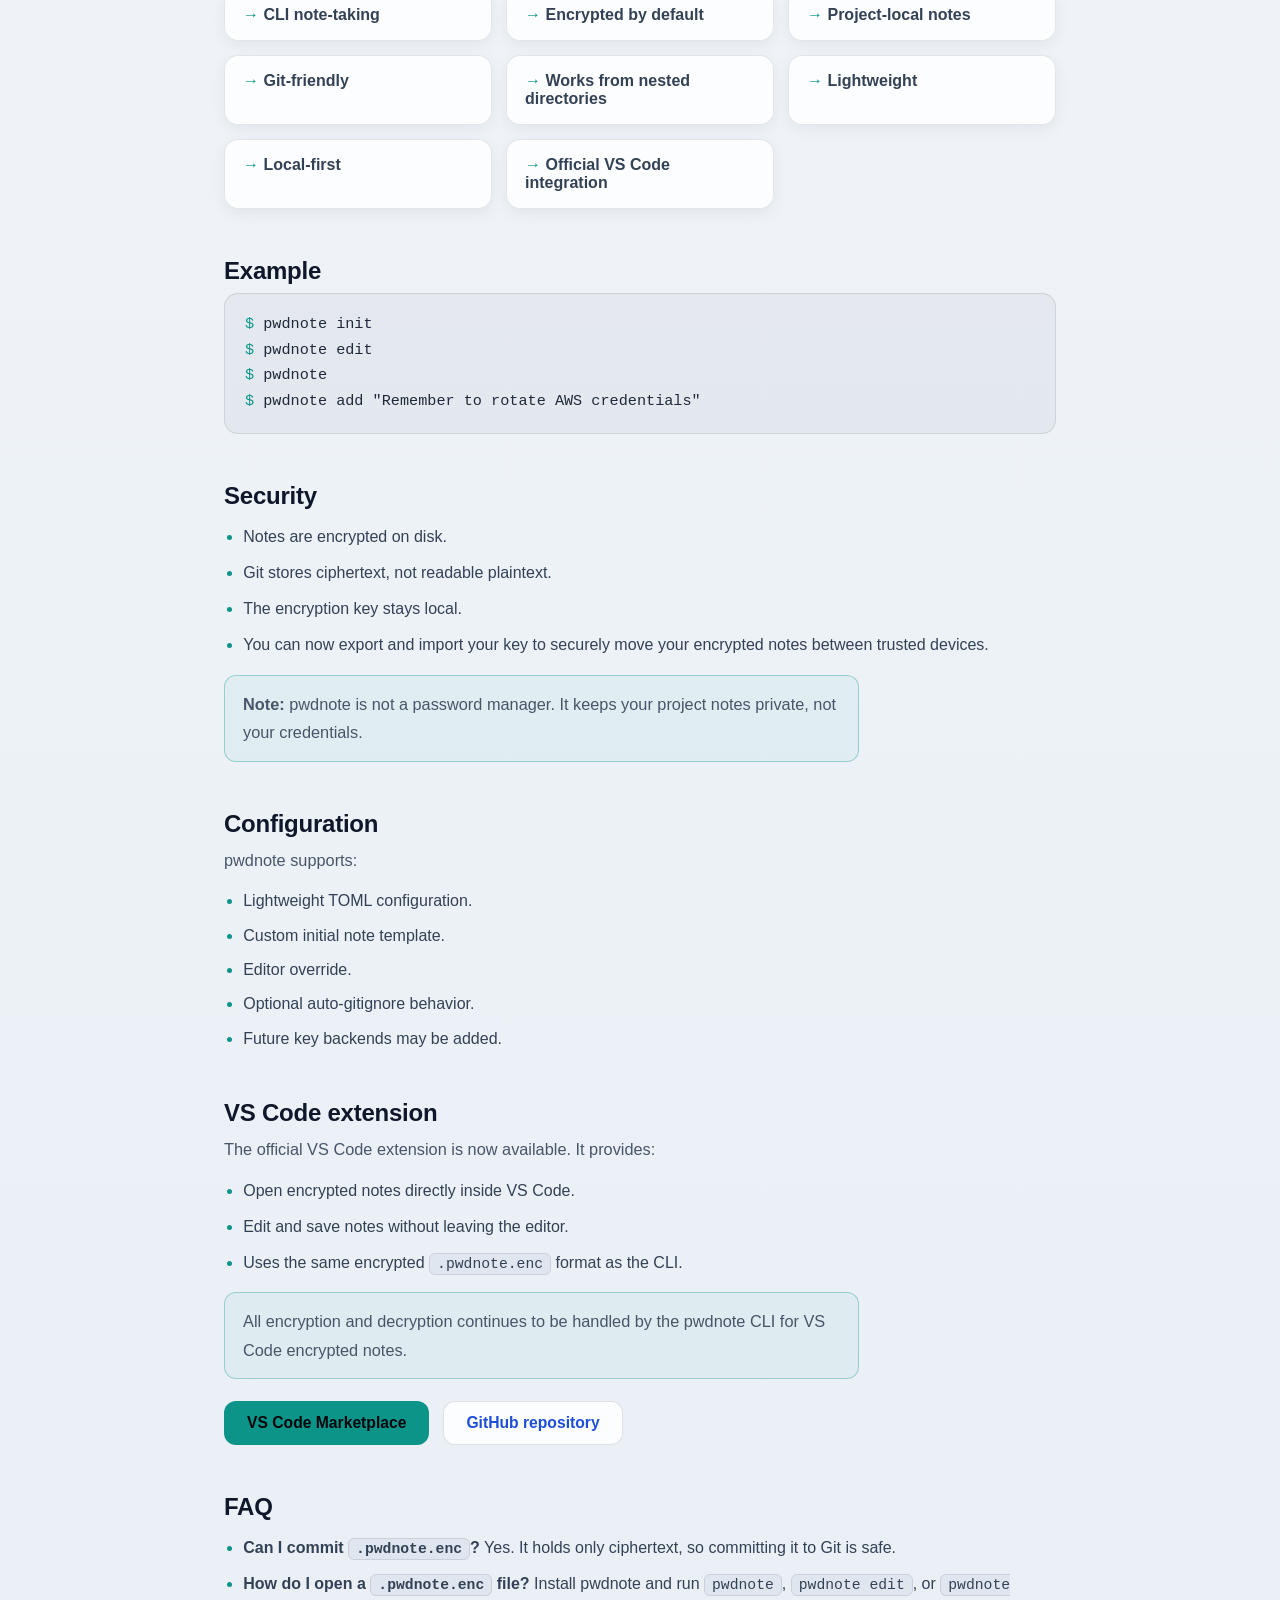
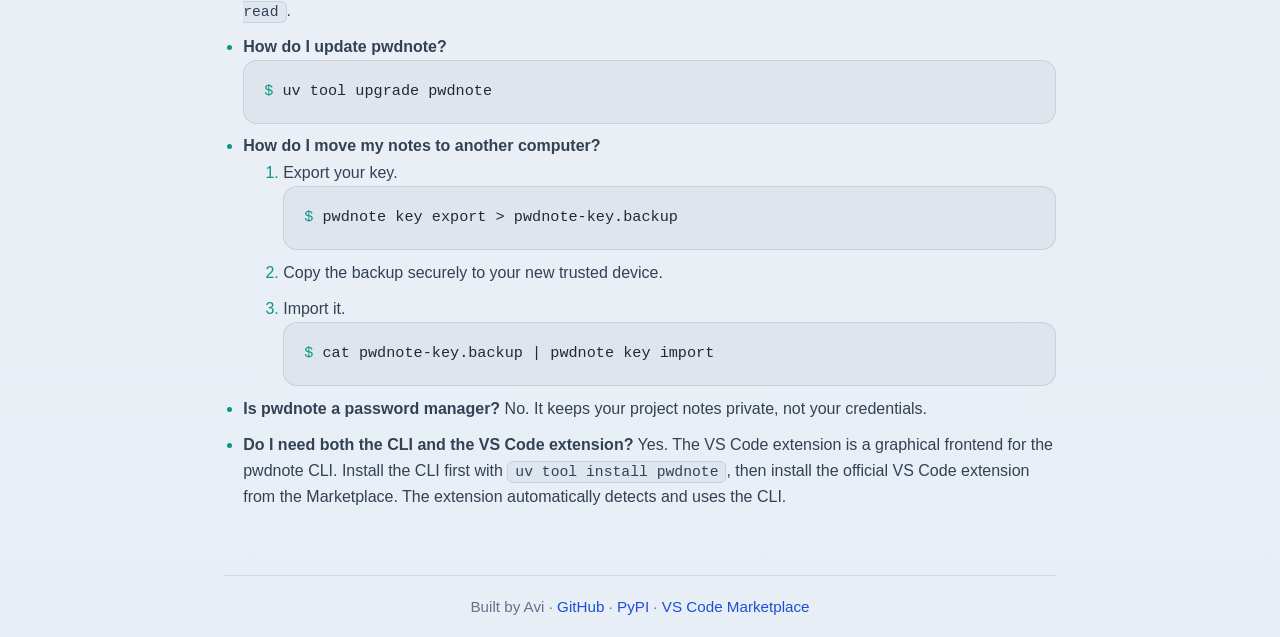
<file: pwdnote/index.html>
<!DOCTYPE html>
<html lang="en">
  <head>
    <meta charset="UTF-8" />
    <meta name="viewport" content="width=device-width, initial-scale=1.0" />

    <!-- Primary SEO -->
    <title>pwdNote | Encrypted Project Notes — CLI &amp; VS Code Extension</title>
    <meta
      name="description"
      content="pwdNote is a developer note-taking tool for encrypted project notes: a CLI plus an official VS Code extension, storing project-local notes in Git-friendly .pwdnote.enc files."
    />
    <meta
      name="keywords"
      content="VS Code encrypted notes, VS Code project notes, encrypted project notes, project-local notes, .pwdnote.enc, developer note taking, Git-friendly notes, pwdnote CLI, VS Code extension, local encrypted notes, secure project notes, pwdNote, Avi Bobrovsky, Inspiring Source"
    />
    <meta name="author" content="Abraham (Avi) Bobrovsky" />
    <link rel="canonical" href="https://inspiringsource.github.io/pwdnote/" />

    <!-- Open Graph -->
    <meta property="og:title" content="pwdNote | Encrypted Project Notes — CLI &amp; VS Code Extension" />
    <meta
      property="og:description"
      content="Encrypted project notes for developers — a CLI and an official VS Code extension using Git-friendly .pwdnote.enc files."
    />
    <meta property="og:type" content="website" />
    <meta property="og:url" content="https://inspiringsource.github.io/pwdnote/" />
    <meta property="og:site_name" content="Inspiring Source" />
    <meta property="og:image" content="https://inspiringsource.github.io/pwdnote/assets/shortDemo.gif" />

    <!-- Twitter -->
    <meta name="twitter:card" content="summary_large_image" />
    <meta name="twitter:title" content="pwdNote | Encrypted Project Notes — CLI &amp; VS Code Extension" />
    <meta
      name="twitter:description"
      content="Encrypted project notes for developers — a CLI and an official VS Code extension using Git-friendly .pwdnote.enc files."
    />
    <meta name="twitter:image" content="https://inspiringsource.github.io/pwdnote/assets/shortDemo.gif" />

    <!-- Favicons (shared with the site root) -->
    <link rel="icon" href="../favicon/favicon.ico" />
    <link rel="icon" type="image/png" href="../favicon/favicon-96x96.png" sizes="96x96" />
    <link rel="icon" type="image/svg+xml" href="../favicon/favicon.svg" />
    <link rel="shortcut icon" href="../favicon/favicon.ico" />
    <link rel="apple-touch-icon" sizes="180x180" href="../favicon/apple-touch-icon.png" />

    <!-- Shared base styling (theme variables, starfield, cards) -->
    <link rel="stylesheet" href="../css/style.css" />

    <!-- Page-specific styling -->
    <style>
      .pwd-container {
        max-width: 880px;
        margin: 0 auto;
        padding: 64px 24px 36px;
        text-align: left;
        animation: pageFade 0.7s ease-out;
        position: relative;
        z-index: 1;
      }

      .pwd-hero {
        text-align: center;
        margin-bottom: 56px;
      }

      .pwd-hero h1 {
        font-size: clamp(2.8rem, 8vw, 4.5rem);
        margin-bottom: 14px;
      }

      .pwd-hero .subtitle {
        font-size: clamp(1.1rem, 2.6vw, 1.4rem);
        color: var(--color-h2);
        font-weight: 500;
        margin: 0 auto;
        max-width: 620px;
      }

      .pwd-hero .lede {
        max-width: 620px;
        margin: 18px auto 0;
        font-size: 1.05rem;
        color: var(--color-intro);
      }

      /* Code blocks reuse the dark card look */
      pre.code,
      code.inline {
        font-family: "SFMono-Regular", "JetBrains Mono", Menlo, Consolas, monospace;
      }

      pre.code {
        margin: 0;
        padding: 18px 20px;
        border-radius: 14px;
        border: 1px solid var(--color-section-border);
        background: linear-gradient(180deg, rgba(15, 23, 42, 0.72), rgba(8, 12, 20, 0.9));
        color: var(--color-list);
        overflow-x: auto;
        font-size: 0.95rem;
        line-height: 1.7;
        box-shadow: inset 0 1px 0 rgba(255, 255, 255, 0.03);
      }

      html[data-theme="light"] pre.code {
        background: rgba(15, 23, 42, 0.04);
        color: #1e293b;
      }

      pre.code .prompt {
        color: var(--color-list-marker);
        user-select: none;
      }

      code.inline {
        padding: 2px 7px;
        border-radius: 6px;
        border: 1px solid var(--color-section-border);
        background: rgba(148, 163, 184, 0.12);
        font-size: 0.92em;
      }

      .install-block {
        max-width: 480px;
        margin: 30px auto 26px;
      }

      .install-block .label {
        display: block;
        text-align: center;
        font-size: 0.8rem;
        letter-spacing: 0.08em;
        text-transform: uppercase;
        color: var(--color-copyright);
        margin-bottom: 10px;
      }

      .cta {
        display: flex;
        justify-content: center;
        gap: 14px;
        flex-wrap: wrap;
      }

      .btn {
        display: inline-flex;
        align-items: center;
        justify-content: center;
        gap: 8px;
        min-width: 150px;
        padding: 12px 22px;
        border-radius: 12px;
        font-size: 0.98rem;
        font-weight: 700;
        text-decoration: none;
        border: 1px solid var(--color-logo-border);
        transition: transform 0.2s ease, border-color 0.2s ease, box-shadow 0.2s ease,
          background-color 0.2s ease;
      }

      .btn-primary {
        background: var(--color-list-marker);
        color: #03060d;
        border-color: transparent;
      }

      .btn-secondary {
        background: var(--color-lang-switch-bg);
        color: var(--color-link);
      }

      .btn:hover {
        transform: translateY(-2px);
        box-shadow: 0 14px 30px rgba(0, 0, 0, 0.28);
      }

      .btn:focus-visible {
        outline: 2px solid var(--color-section-hover-border);
        outline-offset: 3px;
      }

      .pwd-section {
        margin-top: 48px;
      }

      .pwd-section > h2 {
        font-size: 1.5rem;
        font-weight: 700;
        color: var(--color-h1);
        margin: 0 0 8px;
        letter-spacing: -0.01em;
      }

      .pwd-section > h3 {
        margin: 32px 0 8px;
        color: var(--color-h2);
        font-size: 1.1rem;
        line-height: 1.4;
      }

      .pwd-section > p {
        color: var(--color-intro);
        font-size: 1.02rem;
        max-width: 70ch;
      }

      .demo figure {
        margin: 0;
      }

      .demo img {
        width: 100%;
        height: auto;
        border-radius: 14px;
        border: 1px solid var(--color-section-border);
        box-shadow: 0 14px 36px rgba(0, 0, 0, 0.32);
        display: block;
      }

      .demo figcaption {
        margin-top: 10px;
        font-size: 0.9rem;
        color: var(--color-copyright);
        text-align: center;
      }

      .feature-grid {
        list-style: none;
        margin: 18px 0 0;
        padding: 0;
        display: grid;
        grid-template-columns: repeat(auto-fit, minmax(220px, 1fr));
        gap: 14px;
      }

      .feature-grid li {
        padding: 16px 18px;
        border-radius: 14px;
        border: 1px solid var(--color-section-border);
        background: linear-gradient(180deg, rgba(15, 23, 42, 0.6), rgba(8, 12, 20, 0.78));
        color: var(--color-list);
        font-weight: 600;
        box-shadow: inset 0 1px 0 rgba(255, 255, 255, 0.03);
      }

      html[data-theme="light"] .feature-grid li {
        background: rgba(255, 255, 255, 0.82);
        box-shadow: 0 4px 16px rgba(15, 23, 42, 0.06);
      }

      .feature-grid li::before {
        content: "→ ";
        color: var(--color-list-marker);
        font-weight: 700;
      }

      .security-list {
        margin: 14px 0 0;
        padding-left: 1.2em;
        color: var(--color-list);
      }

      .security-list li {
        margin-bottom: 0.6em;
        line-height: 1.65;
      }

      .security-list li::marker {
        color: var(--color-list-marker);
      }

      .note {
        margin-top: 16px;
        padding: 14px 18px;
        border-radius: 12px;
        border: 1px solid var(--color-section-hover-border);
        background: var(--color-section-hover-glow);
        color: var(--color-intro);
        font-size: 0.98rem;
      }

      .config-list {
        margin: 14px 0 0;
        padding-left: 1.2em;
        color: var(--color-list);
      }

      .config-list li {
        margin-bottom: 0.55em;
        line-height: 1.6;
      }

      .config-list li::marker {
        color: var(--color-list-marker);
      }

      .pwd-footer {
        margin-top: 64px;
        padding-top: 22px;
        border-top: 1px solid var(--color-section-border);
        text-align: center;
        font-size: 0.95rem;
        color: var(--color-copyright);
      }

      .pwd-footer a {
        color: var(--color-link);
        text-decoration: none;
      }

      .pwd-footer a:hover {
        text-decoration: underline;
      }

      .page-theme-toggle {
        position: fixed;
        top: 18px;
        right: 18px;
        z-index: 2;
      }

      @media (max-width: 640px) {
        .pwd-container {
          padding: 40px 18px 24px;
        }

        .btn {
          width: 100%;
          max-width: 320px;
        }
      }
    </style>
  </head>
  <body>
    <div class="starfield" aria-hidden="true"></div>

    <button
      id="theme-toggle"
      class="theme-toggle page-theme-toggle"
      type="button"
      aria-label="Switch to light mode"
      aria-pressed="false"
    >
      <span class="theme-icon" aria-hidden="true">🌙</span>
    </button>

    <main class="pwd-container">
      <!-- Hero -->
      <header class="pwd-hero">
        <h1>pwdNote</h1>
        <p class="subtitle">A lightweight CLI note-taking app for developers.</p>
        <p class="lede">
          <!-- PWDNOTE_VERSION_START -->
          Latest CLI release: v0.3.8
          <!-- PWDNOTE_VERSION_END -->
          for encrypted project notes, project-local notes, and Git-friendly encrypted notes stored alongside your code.
        </p>

        <div class="install-block">
          <span class="label">Install</span>
          <pre class="code"><code><span class="prompt">$ </span>uv tool install pwdnote</code></pre>
          <span class="label" style="margin-top: 16px; display: block;">Updating</span>
          <pre class="code"><code><span class="prompt">$ </span>uv tool upgrade pwdnote</code></pre>
          <p>
            With the above commands, you can install or update pwdnote.
          </p>
        </div>

        <div class="cta">
          <a
            class="btn btn-primary"
            href="https://github.com/inspiringsource/pwdnote"
            target="_blank"
            rel="noopener"
            >GitHub</a
          >
          <a
            class="btn btn-secondary"
            href="https://pypi.org/project/pwdnote/"
            target="_blank"
            rel="noopener"
            >PyPI</a
          >
          <a
            class="btn btn-secondary"
            href="https://marketplace.visualstudio.com/items?itemName=inspiringsource.pwdnote-vscode"
            target="_blank"
            rel="noopener"
            >VS Code Marketplace</a
          >
        </div>
      </header>

      <!-- What's new -->
      <!-- PWDNOTE_WHATS_NEW_START -->
      <section class="pwd-section" aria-labelledby="whats-new-heading">
        <h2 id="whats-new-heading">What’s new in v0.3.8</h2>
        <ul class="security-list">
          <li>Added explicit and conservative shell selection.</li>
          <li>Clarified that direct paste supports Zsh on macOS and Linux.</li>
          <li>Added shell support reporting and safer unsupported-shell errors.</li>
        </ul>
        <pre class="code"><code><span class="prompt">$ </span>pwdnote shell support
<span class="prompt">$ </span>pwdnote shell install zsh
<span class="prompt">$ </span>pwdnote shell status zsh
<span class="prompt">$ </span>pwdnote paste 2</code></pre>
      </section>
      <!-- PWDNOTE_WHATS_NEW_END -->

      <!-- Direct paste -->
      <section class="pwd-section" aria-labelledby="direct-paste-heading">
        <h2 id="direct-paste-heading">Direct paste in Zsh</h2>
        <p>
          Direct paste requires Zsh and works on macOS and Linux systems running Zsh. Install the
          integration first:
        </p>
        <pre class="code"><code><span class="prompt">$ </span>pwdnote shell install zsh</code></pre>
        <p class="note">
          <strong>Important:</strong> The integration is not active in an already-open terminal until
          you run <code class="inline">source ~/.zshrc</code> or restart the terminal.
        </p>
        <p>Activate the integration immediately by reloading your Zsh configuration:</p>
        <pre class="code"><code><span class="prompt">$ </span>source ~/.zshrc</code></pre>
        <p>
          Alternatively, close and reopen the terminal; the new Zsh session will load the integration.
          You only need to do this after installation or after changing the shell integration.
        </p>
        <p>Then insert an item directly into your prompt:</p>
        <pre class="code"><code><span class="prompt">$ </span>pwdnote paste 2</code></pre>
        <p>
          The selected list item is inserted into the next Zsh command line, ready to edit or execute.
          It is not executed automatically. <code class="inline">pwdnote cat</code> and
          <code class="inline">pwdnote copy</code> do not require the Zsh integration.
        </p>

        <h3><code class="inline">pwdnote paste</code> still says the Zsh integration is required</h3>
        <p>
          Reload the configuration, then verify that <code class="inline">pwdnote</code> is a shell
          function:
        </p>
        <pre class="code"><code><span class="prompt">$ </span>source ~/.zshrc
<span class="prompt">$ </span>type pwdnote</code></pre>
        <p>Expected output should indicate:</p>
        <pre class="code"><code>pwdnote is a shell function</code></pre>
        <p>Then retry direct paste:</p>
        <pre class="code"><code><span class="prompt">$ </span>pwdnote paste 2</code></pre>
        <p>
          To check whether the integration file and the <code class="inline">.zshrc</code> source block
          are installed, run:
        </p>
        <pre class="code"><code><span class="prompt">$ </span>pwdnote shell status zsh</code></pre>
      </section>

      <!-- Demo -->
      <section class="pwd-section demo" aria-labelledby="demo-heading">
        <h2 id="demo-heading">Demo</h2>
        <figure>
          <!-- GIF copied from the pwdnote repo (demo/shortDemo.gif) into assets/ -->
          <img src="assets/shortDemo.gif" alt="pwdnote terminal demo" loading="lazy" width="800" height="298" />
          <figcaption>pwdnote terminal demo</figcaption>
        </figure>
      </section>

      <!-- What is a .pwdnote.enc file -->
      <section class="pwd-section" aria-labelledby="pwdnote-enc-heading">
        <h2 id="pwdnote-enc-heading">What is a <code class="inline">.pwdnote.enc</code> file?</h2>
        <p>
          A <code class="inline">.pwdnote.enc</code> file is the encrypted project note file created by
          pwdnote. It stores ciphertext, not readable plaintext, so it contains no human-readable
          content on its own.
        </p>
        <p>
          The <code class="inline">pwdnote.enc</code> file is designed to live next to your code. Because it
          cannot be read without the local key, you can commit it to Git safely — these are
          Git-friendly encrypted notes that travel with your repository.
        </p>
        <p>To open or edit it, install pwdnote and run commands like:</p>
        <pre class="code"><code><span class="prompt">$ </span>pwdnote
<span class="prompt">$ </span>pwdnote edit
<span class="prompt">$ </span>pwdnote read</code></pre>
        <p>
          That is all you need to know about how to open a <code class="inline">.pwdnote.enc</code> file:
          the pwdnote CLI handles decryption locally with your key.
        </p>
      </section>

      <!-- Motivation -->
      <section class="pwd-section" aria-labelledby="motivation-heading">
        <h2 id="motivation-heading">Motivation</h2>
        <p>
          pwdnote started as a simple way to keep personal project notes close to my code,
          without worrying about accidentally committing plaintext secrets or overcomplicating
          the workflow.
        </p>
      </section>

      <!-- Features -->
      <section class="pwd-section" aria-labelledby="features-heading">
        <h2 id="features-heading">Features</h2>
        <ul class="feature-grid">
          <li>CLI note-taking</li>
          <li>Encrypted by default</li>
          <li>Project-local notes</li>
          <li>Git-friendly</li>
          <li>Works from nested directories</li>
          <li>Lightweight</li>
          <li>Local-first</li>
          <li>Official VS Code integration</li>
        </ul>
      </section>

      <!-- Example -->
      <section class="pwd-section" aria-labelledby="example-heading">
        <h2 id="example-heading">Example</h2>
        <pre class="code"><code><span class="prompt">$ </span>pwdnote init
<span class="prompt">$ </span>pwdnote edit
<span class="prompt">$ </span>pwdnote
<span class="prompt">$ </span>pwdnote add "Remember to rotate AWS credentials"</code></pre>
      </section>

      <!-- Security -->
      <section class="pwd-section" aria-labelledby="security-heading">
        <h2 id="security-heading">Security</h2>
        <ul class="security-list">
          <li>Notes are encrypted on disk.</li>
          <li>Git stores ciphertext, not readable plaintext.</li>
          <li>The encryption key stays local.</li>
          <li>
            You can now export and import your key to securely move your encrypted notes between
            trusted devices.
          </li>
        </ul>
        <p class="note">
          <strong>Note:</strong> pwdnote is not a password manager. It keeps your project notes
          private, not your credentials.
        </p>
      </section>

      <!-- Configuration -->
      <section class="pwd-section" aria-labelledby="config-heading">
        <h2 id="config-heading">Configuration</h2>
        <p>pwdnote supports:</p>
        <ul class="config-list">
          <li>Lightweight TOML configuration.</li>
          <li>Custom initial note template.</li>
          <li>Editor override.</li>
          <li>Optional auto-gitignore behavior.</li>
          <li>Future key backends may be added.</li>
        </ul>
      </section>

      <!-- VS Code extension -->
      <section class="pwd-section" aria-labelledby="vscode-heading">
        <h2 id="vscode-heading">VS Code extension</h2>
        <p>The official VS Code extension is now available. It provides:</p>
        <ul class="security-list">
          <li>Open encrypted notes directly inside VS Code.</li>
          <li>Edit and save notes without leaving the editor.</li>
          <li>Uses the same encrypted <code class="inline">.pwdnote.enc</code> format as the CLI.</li>
        </ul>
        <p class="note">
          All encryption and decryption continues to be handled by the pwdnote CLI for VS Code encrypted
          notes.
        </p>
        <div class="cta" style="justify-content: flex-start; margin-top: 22px;">
          <a
            class="btn btn-primary"
            href="https://marketplace.visualstudio.com/items?itemName=inspiringsource.pwdnote-vscode"
            target="_blank"
            rel="noopener"
            >VS Code Marketplace</a
          >
          <a
            class="btn btn-secondary"
            href="https://github.com/inspiringsource/pwdnote-vscode"
            target="_blank"
            rel="noopener"
            >GitHub repository</a
          >
        </div>
      </section>

      <!-- FAQ -->
      <section class="pwd-section" aria-labelledby="faq-heading">
        <h2 id="faq-heading">FAQ</h2>
        <ul class="security-list">
          <li>
            <strong>Can I commit <code class="inline">.pwdnote.enc</code>?</strong> Yes. It holds only
            ciphertext, so committing it to Git is safe.
          </li>
          <li>
            <strong>How do I open a <code class="inline">.pwdnote.enc</code> file?</strong> Install pwdnote
            and run <code class="inline">pwdnote</code>, <code class="inline">pwdnote edit</code>, or
            <code class="inline">pwdnote read</code>.
          </li>
          <li>
            <strong>How do I update pwdnote?</strong>
            <pre class="code"><code><span class="prompt">$ </span>uv tool upgrade pwdnote</code></pre>
          </li>
          <li>
            <strong>How do I move my notes to another computer?</strong>
            <ol>
              <li>
                Export your key.
                <pre class="code"><code><span class="prompt">$ </span>pwdnote key export &gt; pwdnote-key.backup</code></pre>
              </li>
              <li>Copy the backup securely to your new trusted device.</li>
              <li>
                Import it.
                <pre class="code"><code><span class="prompt">$ </span>cat pwdnote-key.backup | pwdnote key import</code></pre>
              </li>
            </ol>
          </li>
          <li>
            <strong>Is pwdnote a password manager?</strong> No. It keeps your project notes private, not
            your credentials.
          </li>
          <li>
            <strong>Do I need both the CLI and the VS Code extension?</strong> Yes. The VS Code extension
            is a graphical frontend for the pwdnote CLI. Install the CLI first with
            <code class="inline">uv tool install pwdnote</code>, then install the official VS Code extension
            from the Marketplace. The extension automatically detects and uses the CLI.
          </li>
        </ul>
      </section>

      <footer class="pwd-footer">
        Built by Avi ·
        <a href="https://github.com/inspiringsource/pwdnote" target="_blank" rel="noopener">GitHub</a>
        ·
        <a href="https://pypi.org/project/pwdnote/" target="_blank" rel="noopener">PyPI</a>
        ·
        <a
          href="https://marketplace.visualstudio.com/items?itemName=inspiringsource.pwdnote-vscode"
          target="_blank"
          rel="noopener"
          >VS Code Marketplace</a
        >
      </footer>
    </main>

    <!-- Structured data for richer search results -->
    <script type="application/ld+json">
      {
        "@context": "https://schema.org",
        "@type": "SoftwareApplication",
        "name": "pwdNote",
        "applicationCategory": "DeveloperApplication",
        "operatingSystem": "Windows, macOS, Linux",
        "description": "Developer note-taking for encrypted project notes: a CLI plus an official VS Code extension, storing project-local notes in Git-friendly .pwdnote.enc files.",
        "url": "https://inspiringsource.github.io/pwdnote/",
        "downloadUrl": "https://pypi.org/project/pwdnote/",
        "installUrl": "https://marketplace.visualstudio.com/items?itemName=inspiringsource.pwdnote-vscode",
        "offers": { "@type": "Offer", "price": "0", "priceCurrency": "USD" },
        "sameAs": [
          "https://github.com/inspiringsource/pwdnote",
          "https://pypi.org/project/pwdnote/",
          "https://github.com/inspiringsource/pwdnote-vscode",
          "https://marketplace.visualstudio.com/items?itemName=inspiringsource.pwdnote-vscode"
        ],
        "author": {
          "@type": "Person",
          "name": "Abraham Bobrovsky",
          "alternateName": "Avi Bobrovsky",
          "url": "https://inspiringsource.github.io/",
          "sameAs": [
            "https://github.com/inspiringsource",
            "https://www.linkedin.com/in/avi-b-dev/"
          ]
        }
      }
    </script>
    <script type="application/ld+json">
      {
        "@context": "https://schema.org",
        "@type": "WebPage",
        "name": "pwdNote",
        "url": "https://inspiringsource.github.io/pwdnote/",
        "description": "Encrypted project notes for developers — the pwdnote CLI and the official VS Code extension.",
        "isPartOf": {
          "@type": "WebSite",
          "name": "Inspiring Source",
          "url": "https://inspiringsource.github.io/"
        }
      }
    </script>

    <!-- Minimal theme toggle (mirrors the site's light/dark behavior) -->
    <script>
      (function () {
        var root = document.documentElement;
        var btn = document.getElementById("theme-toggle");
        function setTheme(theme) {
          root.dataset.theme = theme;
          try {
            localStorage.setItem("theme", theme);
          } catch (e) {}
          var isLight = theme === "light";
          btn.setAttribute("aria-pressed", String(isLight));
          btn.setAttribute("aria-label", isLight ? "Switch to dark mode" : "Switch to light mode");
          btn.querySelector(".theme-icon").textContent = isLight ? "☀️" : "🌙";
        }
        var saved;
        try {
          saved = localStorage.getItem("theme");
        } catch (e) {}
        var prefersDark = window.matchMedia("(prefers-color-scheme: dark)").matches;
        setTheme(saved || (prefersDark ? "dark" : "light"));
        btn.addEventListener("click", function () {
          setTheme(root.dataset.theme === "dark" ? "light" : "dark");
        });
      })();
    </script>
  </body>
</html>
</file>
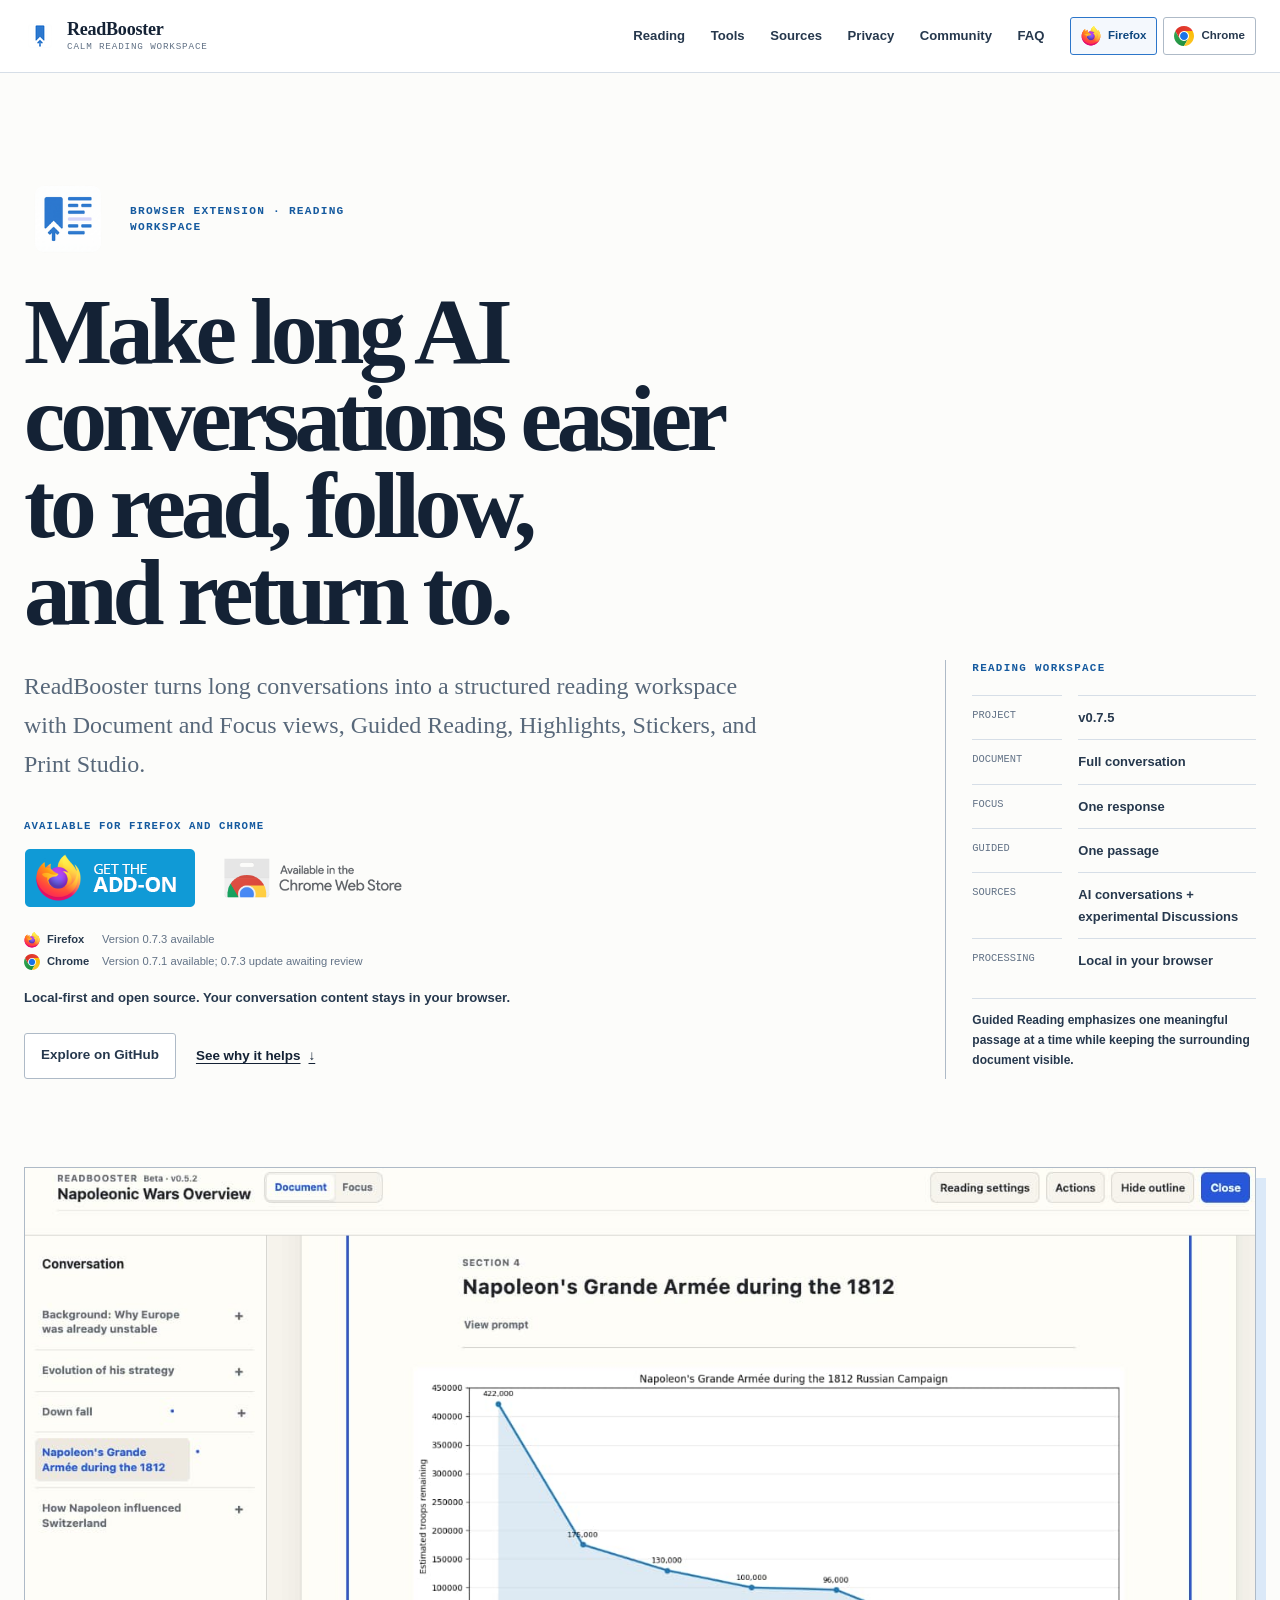
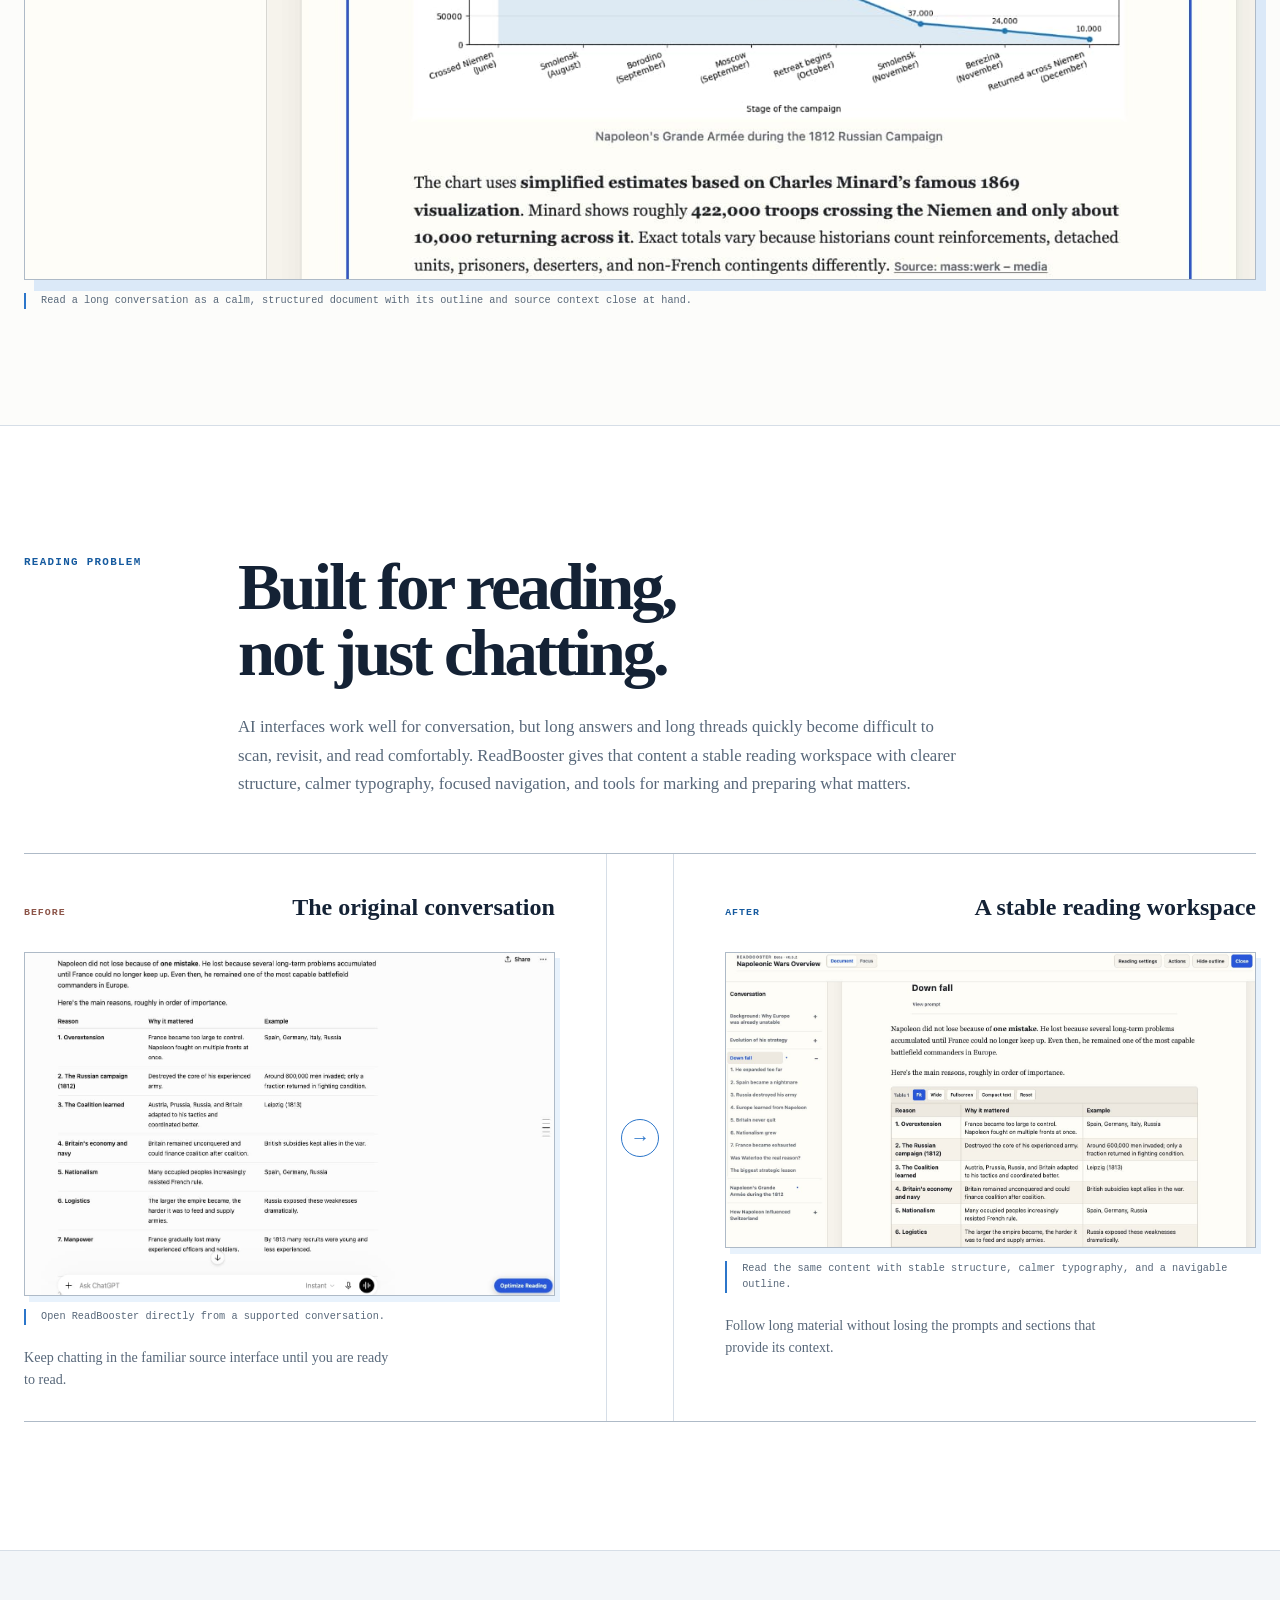
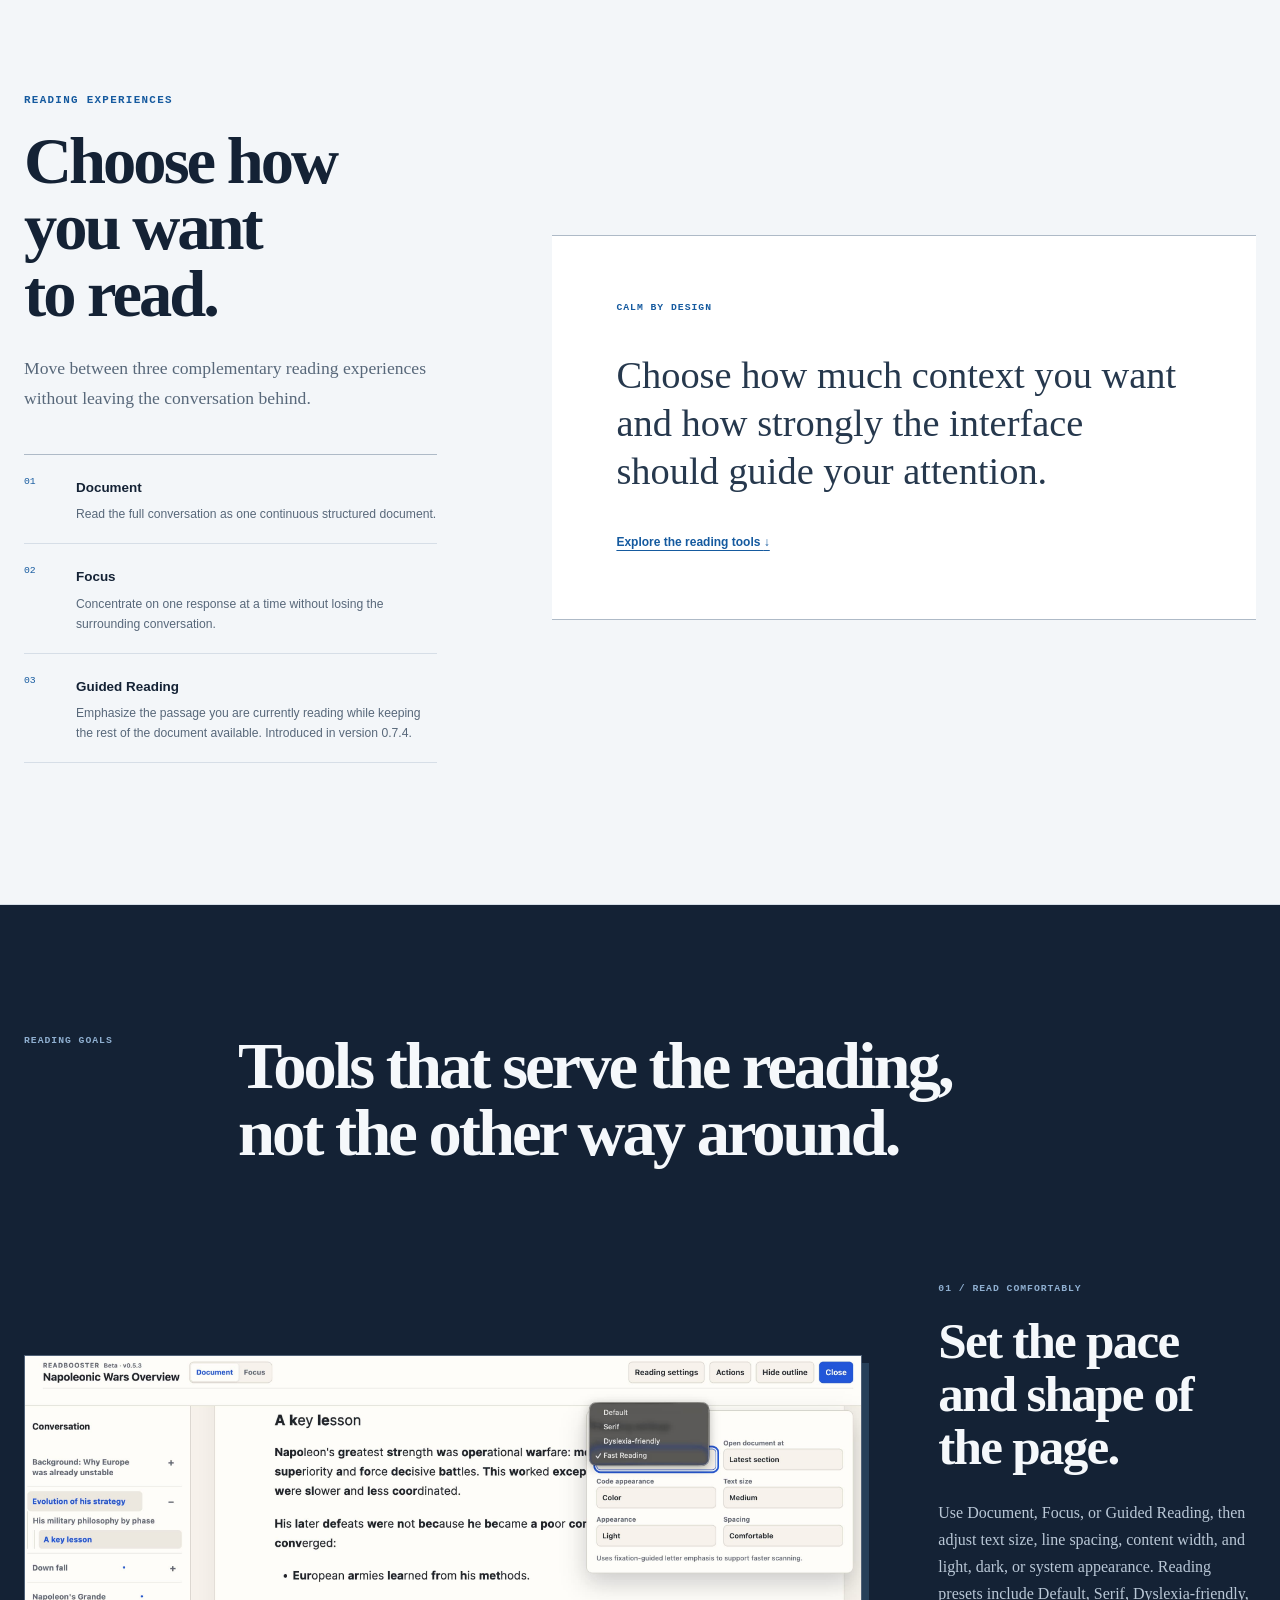
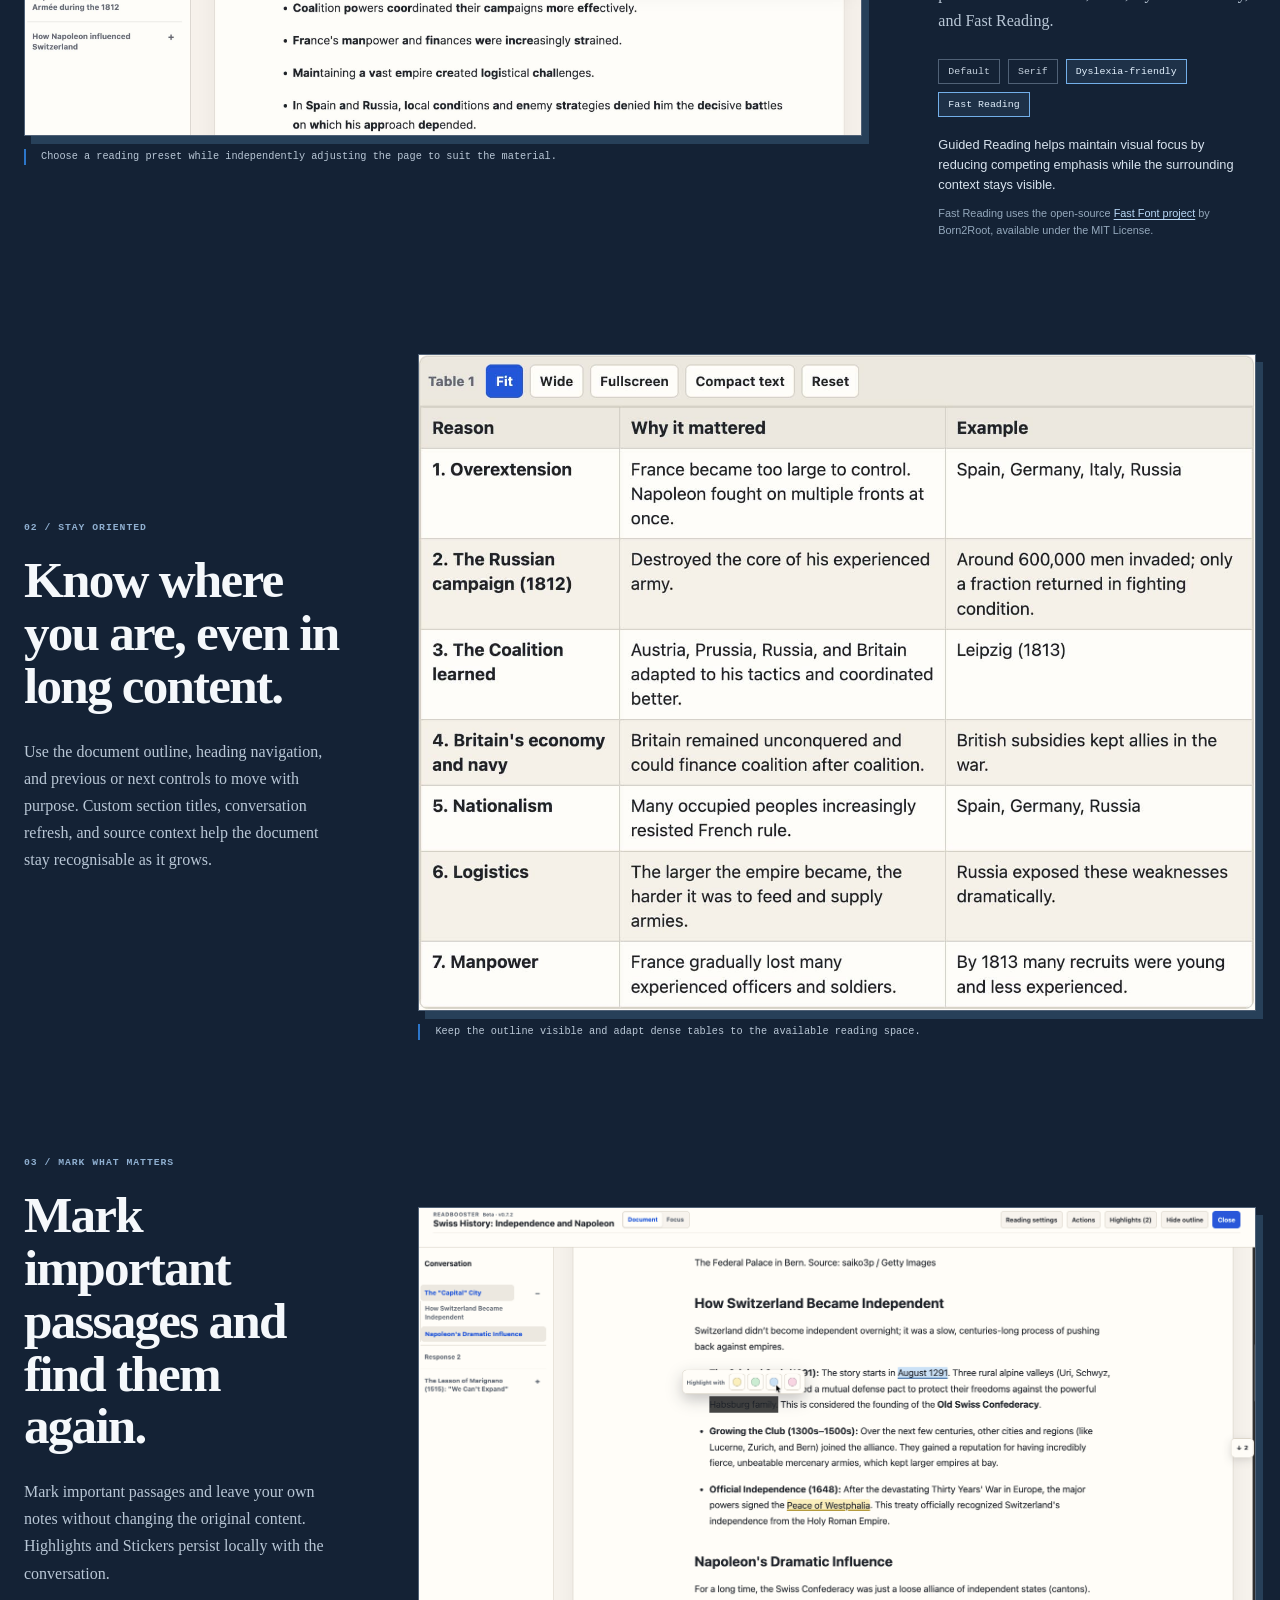
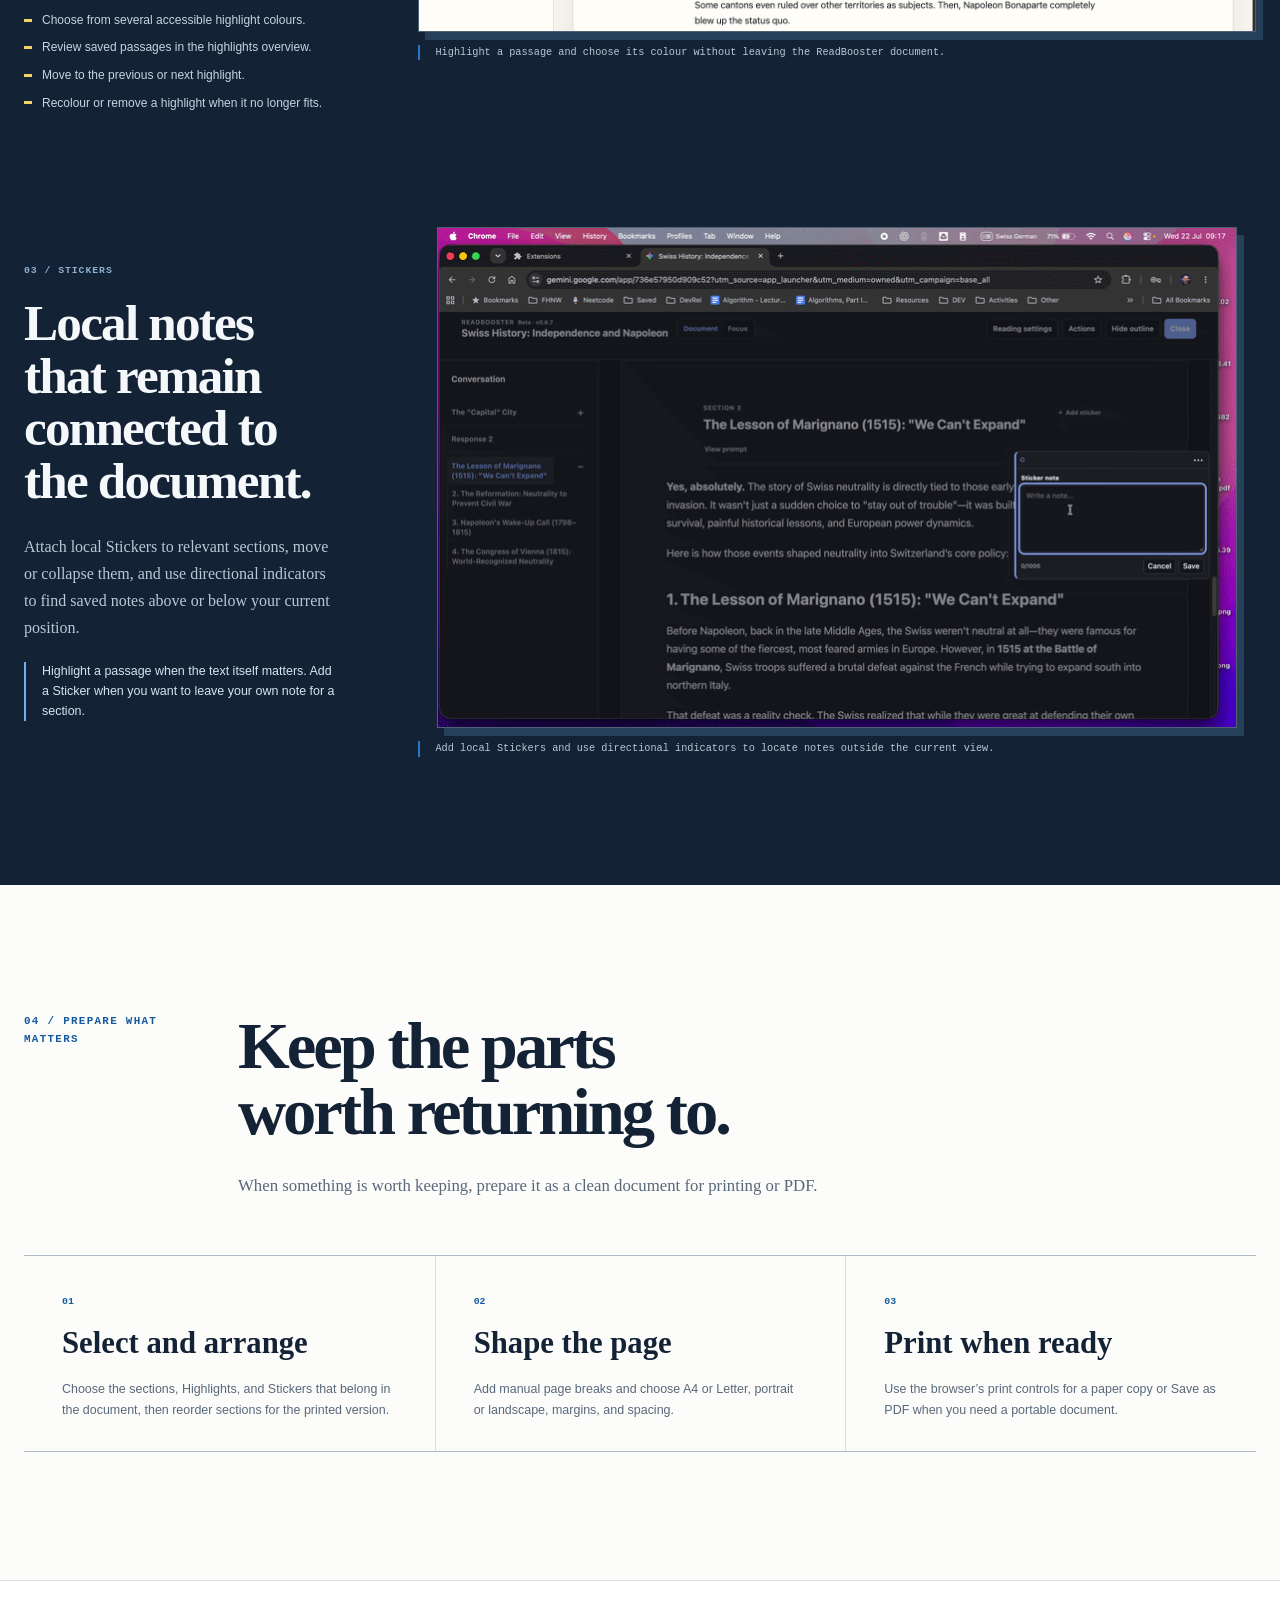
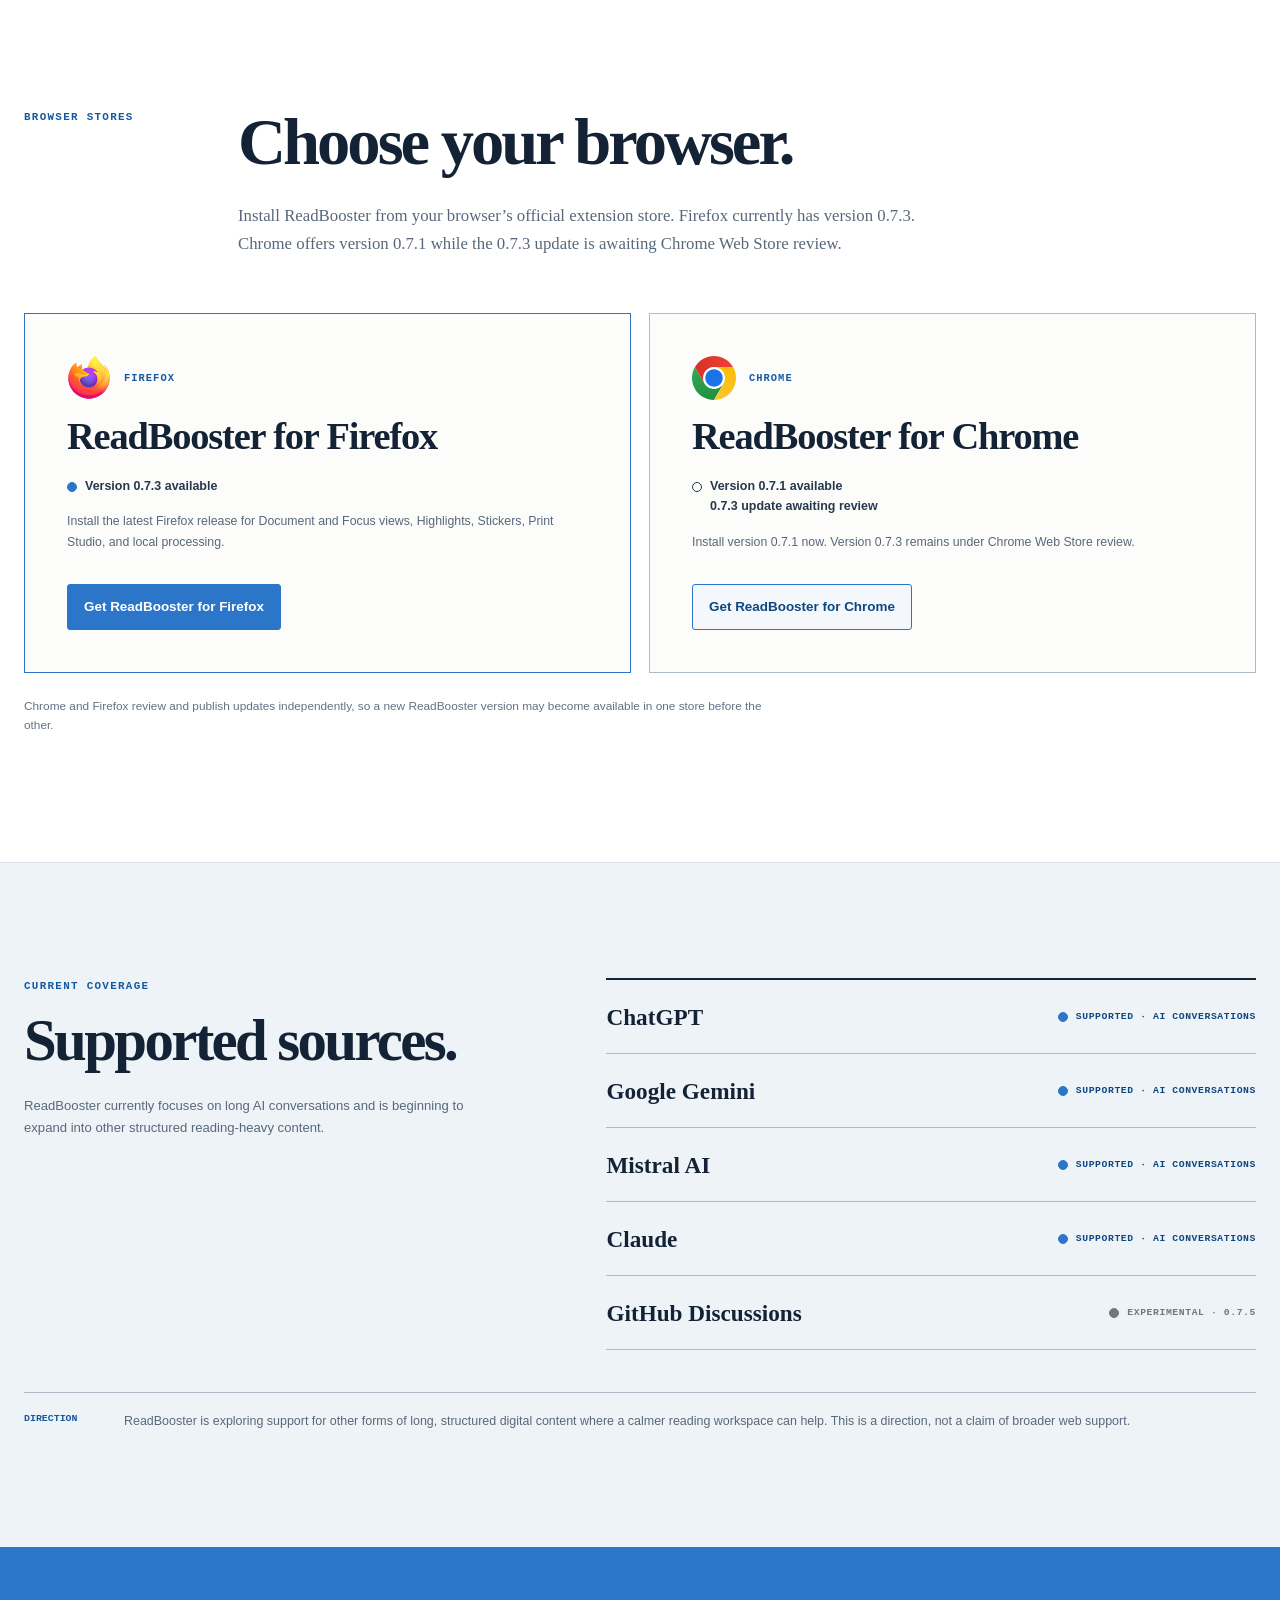
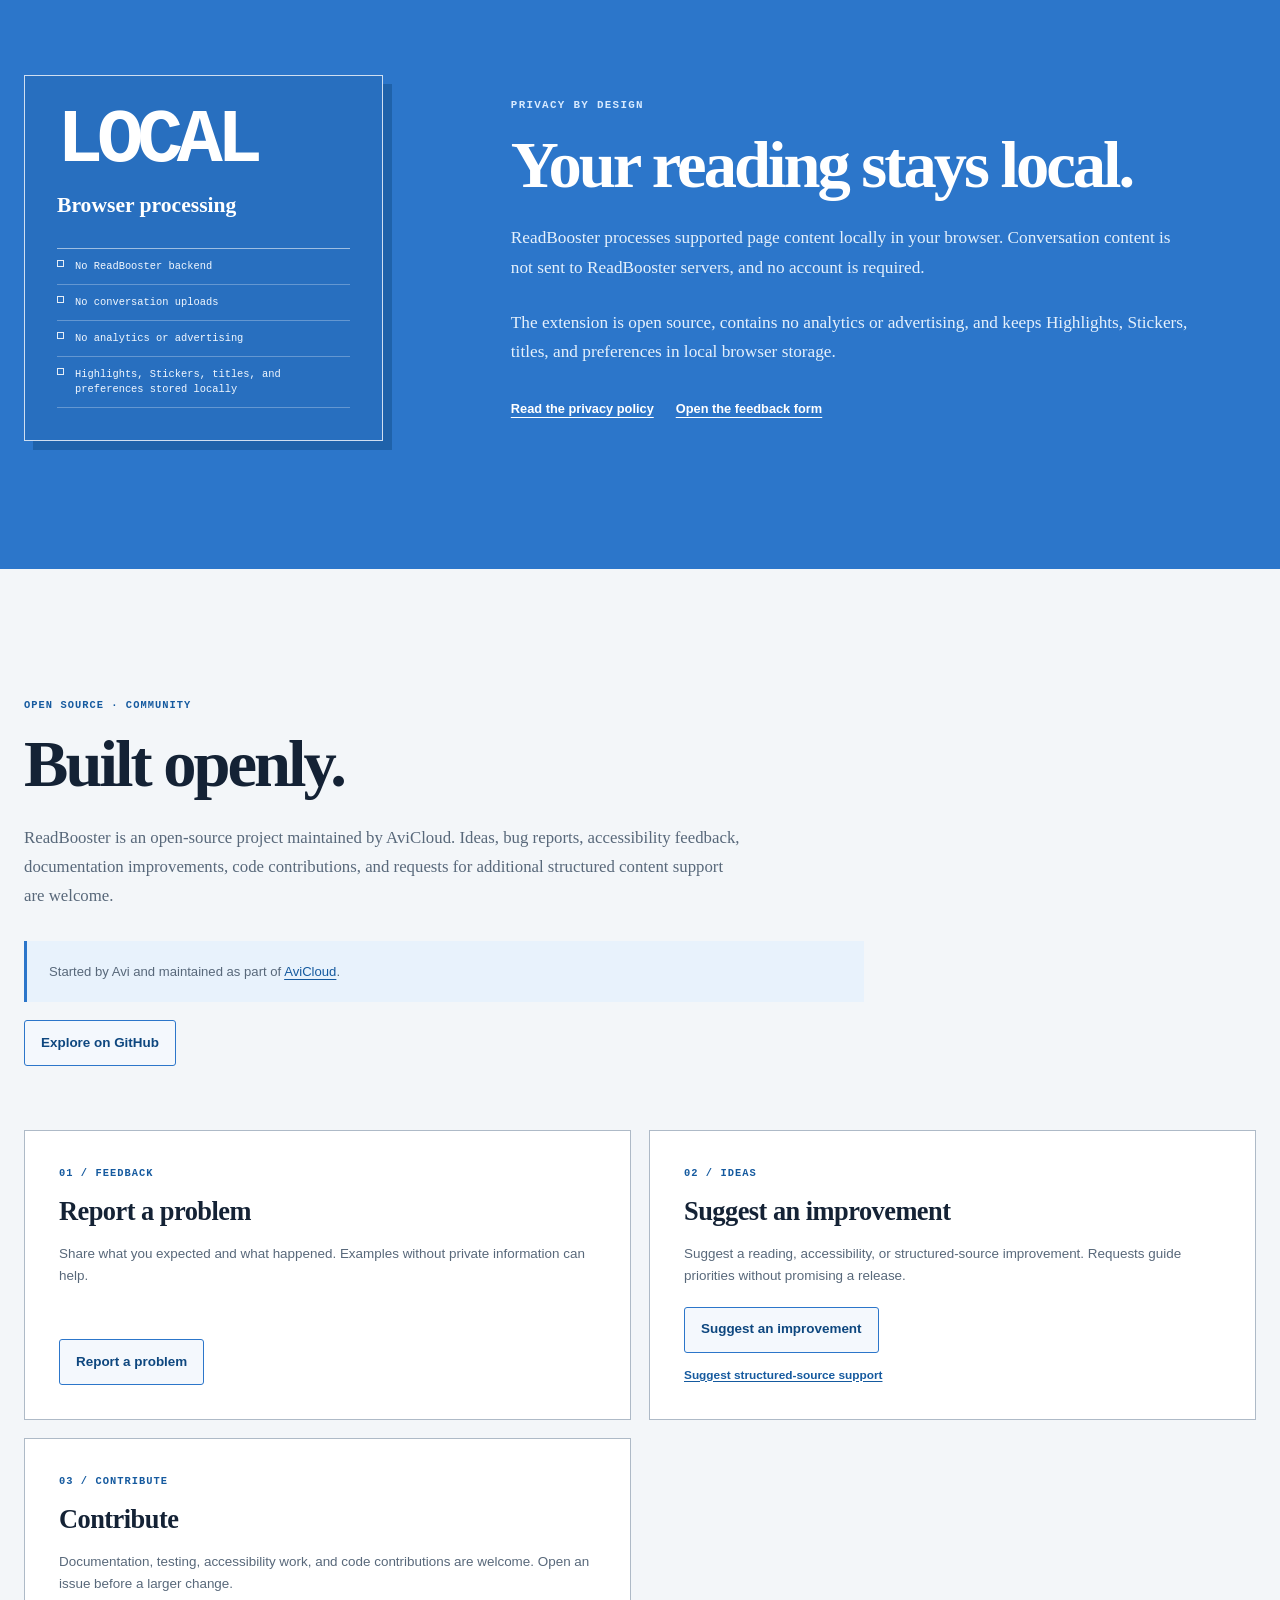
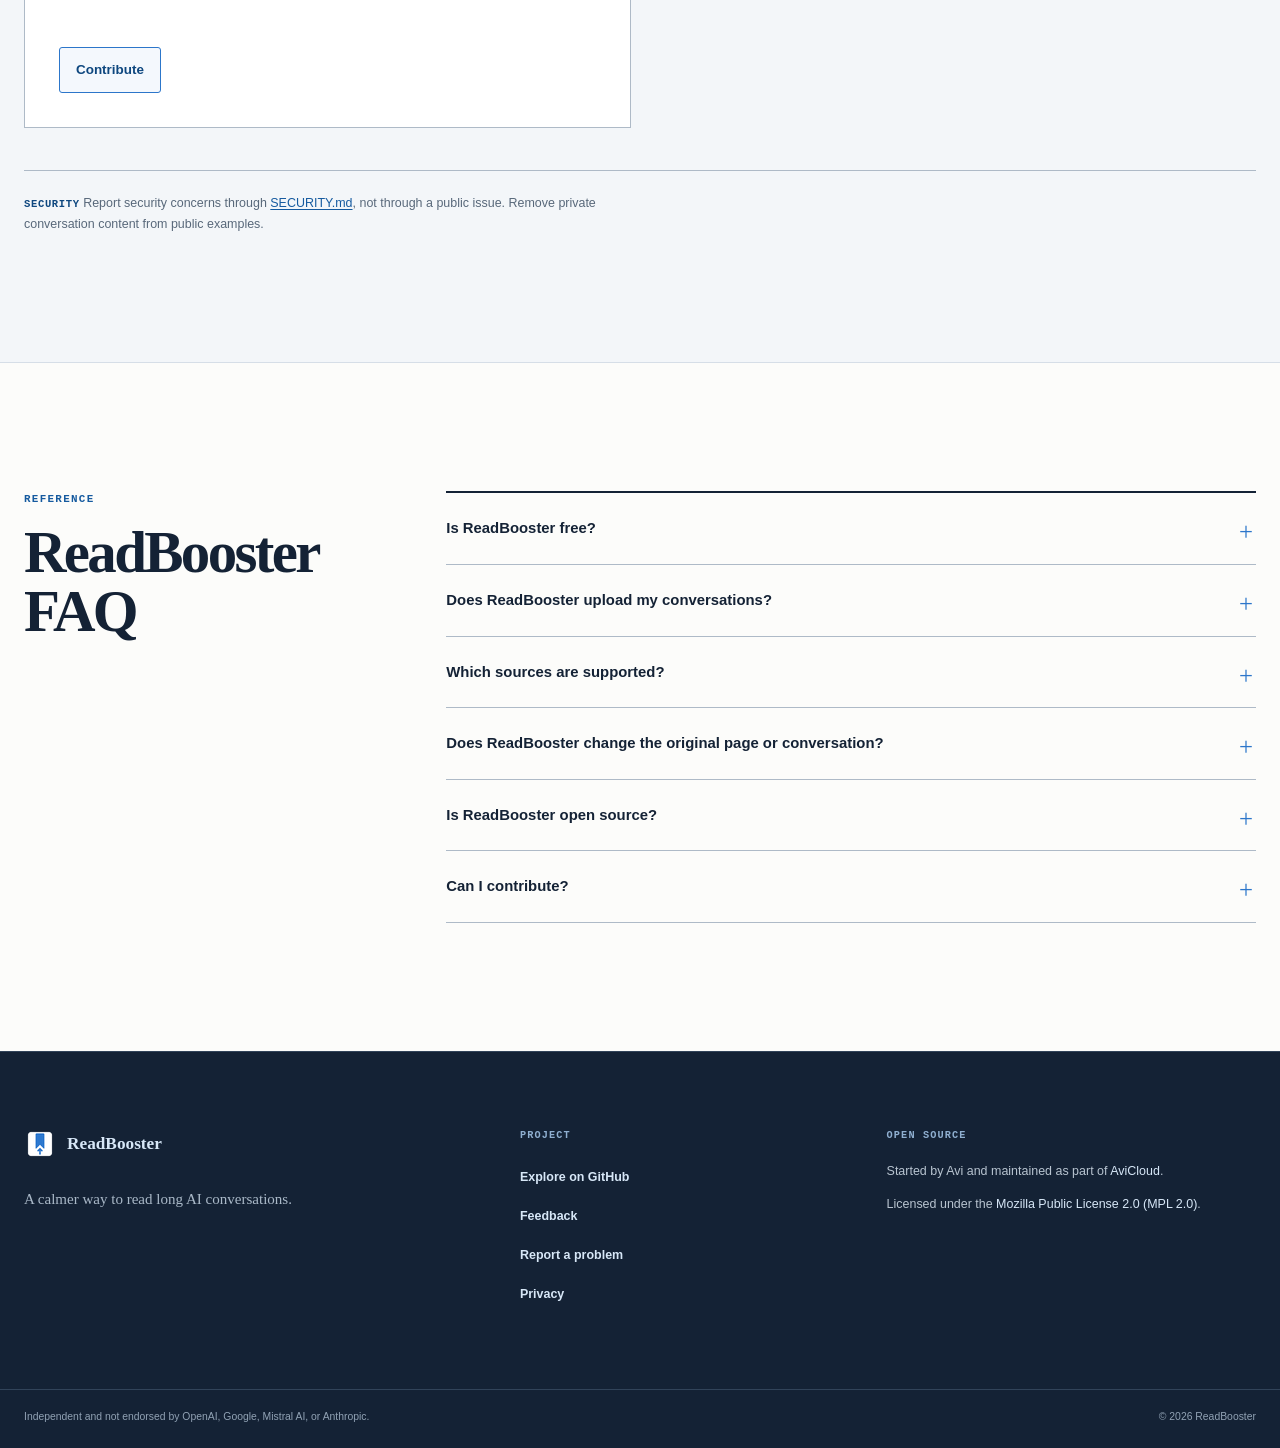
<file: ReadBooster/index.html>
<!doctype html>
<html lang="en">
  <head>
    <meta charset="UTF-8" />
    <meta name="viewport" content="width=device-width, initial-scale=1.0" />

    <title>ReadBooster – A Calmer Way to Read Long AI Conversations</title>
    <meta
      name="description"
      data-open-source-description
      content="ReadBooster is an open-source, local-first reading workspace for long AI conversations, with Document and Focus views, Guided Reading, Highlights, Stickers, and Print Studio."
    />
    <meta name="author" content="Abraham (Avi) Bobrovsky" />
    <meta name="theme-color" content="#ffffff" />
    <link
      rel="canonical"
      href="https://inspiringsource.github.io/ReadBooster/"
    />

    <meta property="og:type" content="website" />
    <meta property="og:site_name" content="ReadBooster" />
    <meta
      property="og:url"
      content="https://inspiringsource.github.io/ReadBooster/"
    />
    <meta
      property="og:title"
      content="ReadBooster – A Calmer Way to Read Long AI Conversations"
    />
    <meta
      property="og:description"
      data-open-source-description
      content="A local-first reading workspace for long AI conversations, with Document and Focus views, Guided Reading, Highlights, Stickers, and Print Studio."
    />
    <meta
      property="og:image"
      content="https://inspiringsource.github.io/ReadBooster/assets/favicon/web-app-manifest-512x512.png"
    />
    <meta property="og:image:width" content="512" />
    <meta property="og:image:height" content="512" />
    <meta
      property="og:image:alt"
      content="ReadBooster document and reading arrow icon"
    />

    <meta name="twitter:card" content="summary" />
    <meta
      name="twitter:title"
      content="ReadBooster – A Calmer Way to Read Long AI Conversations"
    />
    <meta
      name="twitter:description"
      data-open-source-description
      content="A local-first reading workspace for long AI conversations, with Document and Focus views, Guided Reading, Highlights, Stickers, and Print Studio."
    />
    <meta
      name="twitter:image"
      content="https://inspiringsource.github.io/ReadBooster/assets/favicon/web-app-manifest-512x512.png"
    />
    <meta
      name="twitter:image:alt"
      content="ReadBooster document and reading arrow icon"
    />

    <link rel="icon" href="./assets/favicon/favicon.ico" sizes="any" />
    <link rel="icon" type="image/svg+xml" href="./assets/favicon/favicon.svg" />
    <link
      rel="icon"
      type="image/png"
      href="./assets/favicon/favicon-96x96.png"
      sizes="96x96"
    />
    <link
      rel="apple-touch-icon"
      href="./assets/favicon/apple-touch-icon.png"
      sizes="180x180"
    />
    <link rel="manifest" href="./assets/favicon/site.webmanifest" />
    <link rel="stylesheet" href="./assets/styles.css" />
    <script src="./assets/config.js"></script>
    <script src="./assets/site.js" defer></script>

    <script type="application/ld+json">
      {
        "@context": "https://schema.org",
        "@type": "WebSite",
        "name": "ReadBooster",
        "url": "https://inspiringsource.github.io/ReadBooster/",
        "description": "An open-source, local-first reading workspace for long AI conversations, with Document and Focus views, Guided Reading, Highlights, Stickers, and Print Studio.",
        "sameAs": [
          "https://github.com/inspiringsource/ReadBooster",
          "https://chromewebstore.google.com/detail/dgkgecgijplbfllnhcolplieaejjnmhd",
          "https://addons.mozilla.org/en-US/firefox/addon/readbooster/"
        ],
        "publisher": {
          "@type": "Person",
          "name": "Abraham Bobrovsky",
          "alternateName": "Avi Bobrovsky",
          "url": "https://inspiringsource.github.io/"
        }
      }
    </script>
  </head>
  <body data-page="home">
    <a class="skip-link" href="#main-content">Skip to main content</a>

    <header class="product-header">
      <div class="page-width header-row">
        <a class="product-brand" href="./" aria-label="ReadBooster home">
          <img
            src="./assets/icons/readbooster-32.png"
            width="32"
            height="32"
            alt=""
          />
          <span>
            <strong data-config-name>ReadBooster</strong>
            <small>Calm reading workspace</small>
          </span>
        </a>

        <button
          class="nav-toggle"
          type="button"
          aria-expanded="false"
          aria-controls="site-navigation"
          aria-label="Open navigation"
          data-nav-toggle
        >
          <span aria-hidden="true"></span>
        </button>

        <nav
          id="site-navigation"
          class="product-nav"
          aria-label="Primary navigation"
          data-site-nav
        >
          <a href="#reading-experiences">Reading</a>
          <a href="#features">Tools</a>
          <a href="#supported-ai">Sources</a>
          <a href="./privacy/">Privacy</a>
          <a href="#open-source" data-open-source-only>Community</a>
          <a href="#faq">FAQ</a>
          <span
            class="header-release install-actions"
            data-install-container
            data-install-variant="compact"
            role="group"
            aria-label="Install ReadBooster"
          >
            <a
              class="browser-store-control browser-store-control-firefox"
              href="https://addons.mozilla.org/en-US/firefox/addon/readbooster/"
              target="_blank"
              rel="noopener noreferrer"
              aria-label="Get ReadBooster for Firefox from Firefox Add-ons (opens in a new tab)"
            >
              <img
                src="./assets/store-badges/firefox.svg"
                width="20"
                height="20"
                alt=""
                aria-hidden="true"
              />
              <span>Firefox</span>
            </a>
            <a
              class="browser-store-control browser-store-control-chrome"
              href="https://chromewebstore.google.com/detail/dgkgecgijplbfllnhcolplieaejjnmhd"
              target="_blank"
              rel="noopener noreferrer"
              aria-label="Get ReadBooster for Chrome from the Chrome Web Store (opens in a new tab)"
            >
              <img
                src="./assets/store-badges/chrome.svg"
                width="20"
                height="20"
                alt=""
                aria-hidden="true"
              />
              <span>Chrome</span>
            </a>
          </span>
        </nav>
      </div>
    </header>

    <main id="main-content">
      <section class="product-hero" aria-labelledby="hero-heading">
        <div class="page-width">
          <div class="hero-intro">
            <div class="hero-copy">
              <div class="product-signature">
                <img
                  src="./assets/icons/readbooster-128.png"
                  width="128"
                  height="128"
                  alt="ReadBooster app icon"
                />
                <p>Browser extension · Reading workspace</p>
              </div>
              <h1 id="hero-heading">
                Make long AI conversations easier to read, follow, and return
                to.
              </h1>
              <p class="hero-summary">
                ReadBooster turns long conversations into a structured reading
                workspace with Document and Focus views, Guided Reading,
                Highlights, Stickers, and Print Studio.
              </p>
              <div
                class="hero-install"
                role="group"
                aria-labelledby="hero-install-label"
              >
                <p id="hero-install-label" class="hero-install-label">
                  Available for Firefox and Chrome
                </p>
                <span
                  class="install-actions store-badge-actions"
                  data-install-container
                  data-install-variant="badge"
                >
                  <a
                    class="store-badge-link store-badge-firefox"
                    href="https://addons.mozilla.org/en-US/firefox/addon/readbooster/"
                    target="_blank"
                    rel="noopener noreferrer"
                    aria-label="Get ReadBooster for Firefox from Firefox Add-ons (opens in a new tab)"
                  >
                    <img
                      src="./assets/store-badges/firefox-addons.png"
                      width="172"
                      height="60"
                      alt="Get ReadBooster from Firefox Add-ons"
                    />
                  </a>
                  <a
                    class="store-badge-link store-badge-chrome"
                    href="https://chromewebstore.google.com/detail/dgkgecgijplbfllnhcolplieaejjnmhd"
                    target="_blank"
                    rel="noopener noreferrer"
                    aria-label="Get ReadBooster for Chrome from the Chrome Web Store (opens in a new tab)"
                  >
                    <img
                      src="./assets/store-badges/chrome-web-store.png"
                      width="340"
                      height="96"
                      alt="Get ReadBooster from the Chrome Web Store"
                    />
                  </a>
                </span>
                <div
                  class="hero-store-status"
                  role="group"
                  aria-label="Current browser store versions"
                >
                  <p>
                    <img
                      src="./assets/store-badges/firefox.svg"
                      width="16"
                      height="16"
                      alt=""
                    />
                    <strong>Firefox</strong>
                    <span data-firefox-release-status
                      >Version 0.7.3 available</span
                    >
                  </p>
                  <p>
                    <img
                      src="./assets/store-badges/chrome.svg"
                      width="16"
                      height="16"
                      alt=""
                    />
                    <strong>Chrome</strong>
                    <span class="hero-store-status-copy">
                      <span data-chrome-current-status
                        >Version 0.7.1 available</span
                      >;
                      <span data-chrome-update-status
                        >0.7.3 update awaiting review</span
                      >
                    </span>
                  </p>
                </div>
              </div>
              <p class="hero-trust">
                Local-first and open source. Your conversation content stays in
                your browser.
              </p>
              <div class="hero-actions">
                <a
                  class="button button-tertiary"
                  data-config-link="repositoryUrl"
                  data-open-source-only
                  href="https://github.com/inspiringsource/ReadBooster"
                  target="_blank"
                  rel="noopener noreferrer"
                  aria-label="Explore the ReadBooster project on GitHub (opens in a new tab)"
                  >Explore on GitHub</a
                >
                <a class="text-action" href="#transformation"
                  >See why it helps <span aria-hidden="true">↓</span></a
                >
              </div>
            </div>

            <aside
              class="product-index"
              aria-label="ReadBooster reading workspace summary"
            >
              <p class="index-label">Reading workspace</p>
              <dl>
                <dt>Project</dt>
                <dd>v<span data-current-version>0.7.5</span></dd>
                <dt>Document</dt>
                <dd>Full conversation</dd>
                <dt>Focus</dt>
                <dd>One response</dd>
                <dt>Guided</dt>
                <dd>One passage</dd>
                <dt>Sources</dt>
                <dd>AI conversations + experimental Discussions</dd>
                <dt>Processing</dt>
                <dd>Local in your browser</dd>
              </dl>
              <p class="index-release-detail">
                Guided Reading emphasizes one meaningful passage at a time while
                keeping the surrounding document visible.
              </p>
            </aside>
          </div>

          <figure class="product-shot product-shot-hero">
            <img
              src="/ReadBooster/Screenshots/Screenshot1.jpg"
              width="1455"
              height="842"
              alt="ReadBooster Continuous Document Mode showing a grouped conversation outline and a chart about Napoleon’s 1812 campaign"
              decoding="async"
              fetchpriority="high"
            />
            <figcaption>
              Read a long conversation as a calm, structured document with its
              outline and source context close at hand.
            </figcaption>
          </figure>
        </div>
      </section>

      <section
        id="transformation"
        class="transformation"
        aria-labelledby="transformation-heading"
      >
        <div class="page-width">
          <header class="editorial-heading">
            <p>Reading problem</p>
            <div>
              <h2 id="transformation-heading">
                Built for reading, not just chatting.
              </h2>
              <p class="section-intro">
                AI interfaces work well for conversation, but long answers and
                long threads quickly become difficult to scan, revisit, and
                read comfortably. ReadBooster gives that content a stable
                reading workspace with clearer structure, calmer typography,
                focused navigation, and tools for marking and preparing what
                matters.
              </p>
            </div>
          </header>

          <div class="comparison-spread">
            <article class="before-pane">
              <header>
                <span>Before</span>
                <h3>The original conversation</h3>
              </header>
              <figure class="product-shot comparison-shot">
                <img
                  src="/ReadBooster/Screenshots/Screenshot4.jpg"
                  width="1271"
                  height="823"
                  alt="ChatGPT conversation with the ReadBooster Optimize Reading button beside the message input"
                  loading="lazy"
                  decoding="async"
                />
                <figcaption>
                  Open ReadBooster directly from a supported conversation.
                </figcaption>
              </figure>
              <p class="comparison-caption">
                Keep chatting in the familiar source interface until you are
                ready to read.
              </p>
            </article>

            <div class="comparison-arrow" aria-hidden="true">
              <span>→</span>
            </div>

            <article class="after-pane">
              <header>
                <span>After</span>
                <h3>A stable reading workspace</h3>
              </header>
              <figure class="product-shot comparison-shot">
                <img
                  src="/ReadBooster/Screenshots/Screenshot2.jpg"
                  width="1447"
                  height="806"
                  alt="ReadBooster Continuous Document Mode showing a grouped conversation outline and a chart about Napoleon’s 1812 campaign"
                  loading="lazy"
                  decoding="async"
                />
                <figcaption>
                  Read the same content with stable structure, calmer
                  typography, and a navigable outline.
                </figcaption>
              </figure>
              <p class="comparison-caption">
                Follow long material without losing the prompts and sections
                that provide its context.
              </p>
            </article>
          </div>

        </div>
      </section>

      <section
        id="reading-experiences"
        class="continuous-story"
        aria-labelledby="continuous-heading"
      >
        <div class="page-width continuous-layout text-only-layout">
          <div class="story-copy">
            <p class="margin-label">Reading experiences</p>
            <h2 id="continuous-heading">Choose how you want to read.</h2>
            <p>
              Move between three complementary reading experiences without
              leaving the conversation behind.
            </p>
            <ol class="story-notes">
              <li>
                <span>01</span>
                <div>
                  <b>Document</b>
                  <p>
                    Read the full conversation as one continuous structured
                    document.
                  </p>
                </div>
              </li>
              <li>
                <span>02</span>
                <div>
                  <b>Focus</b>
                  <p>
                    Concentrate on one response at a time without losing the
                    surrounding conversation.
                  </p>
                </div>
              </li>
              <li>
                <span>03</span>
                <div>
                  <b>Guided Reading</b>
                  <p>
                    Emphasize the passage you are currently reading while
                    keeping the rest of the document available. Introduced in
                    version 0.7.4.
                  </p>
                </div>
              </li>
            </ol>
          </div>
          <aside class="document-principle">
            <p>Calm by design</p>
            <blockquote>
              Choose how much context you want and how strongly the interface
              should guide your attention.
            </blockquote>
            <a href="#features"
              >Explore the reading tools <span aria-hidden="true">↓</span></a
            >
          </aside>
        </div>
      </section>

      <section
        id="features"
        class="product-features"
        aria-labelledby="features-heading"
      >
        <div class="page-width">
          <header class="feature-sequence-heading">
            <p>Reading goals</p>
            <h2 id="features-heading">
              Tools that serve the reading, not the other way around.
            </h2>
          </header>

          <article
            id="reading-settings"
            class="feature-editorial feature-editorial-reverse"
          >
            <div class="feature-copy">
              <p class="feature-number">01 / Read comfortably</p>
              <h3>Set the pace and shape of the page.</h3>
              <p class="feature-description">
                Use Document, Focus, or Guided Reading, then adjust text size,
                line spacing, content width, and light, dark, or system
                appearance. Reading presets include Default, Serif,
                Dyslexia-friendly, and Fast Reading.
              </p>
              <ul
                class="reading-style-list"
                aria-label="Available reading styles"
              >
                <li>Default</li>
                <li>Serif</li>
                <li class="reading-style-featured">Dyslexia-friendly</li>
                <li class="reading-style-featured">Fast Reading</li>
              </ul>
              <p class="fast-reading-explanation">
                Guided Reading helps maintain visual focus by reducing
                competing emphasis while the surrounding context stays visible.
              </p>
              <p class="fast-font-credit">
                Fast Reading uses the open-source
                <a
                  href="https://github.com/Born2Root/Fast-Font"
                  target="_blank"
                  rel="noopener noreferrer"
                  >Fast Font project</a
                >
                by Born2Root, available under the MIT License.
              </p>
            </div>
            <figure class="product-shot feature-shot">
              <a
                class="product-shot-link"
                href="/ReadBooster/Screenshots/readbooster-fast-reading-settings.jpg"
                target="_blank"
                rel="noopener"
                aria-label="Open the Fast Reading settings screenshot at full size"
              >
                <img
                  src="/ReadBooster/Screenshots/readbooster-fast-reading-settings.jpg"
                  width="2806"
                  height="1272"
                  alt="ReadBooster document view with Fast Reading selected in the Reading Settings panel, showing fixation-guided text and controls for text size, spacing, appearance, and code presentation."
                  loading="lazy"
                  decoding="async"
                />
              </a>
              <figcaption>
                Choose a reading preset while independently adjusting the page
                to suit the material.
              </figcaption>
            </figure>
          </article>

          <article id="orientation" class="feature-editorial">
            <div class="feature-copy">
              <p class="feature-number">02 / Stay oriented</p>
              <h3>Know where you are, even in long content.</h3>
              <p class="feature-description">
                Use the document outline, heading navigation, and previous or
                next controls to move with purpose. Custom section titles,
                conversation refresh, and source context help the document stay
                recognisable as it grows.
              </p>
            </div>
            <figure class="product-shot feature-shot">
              <img
                src="/ReadBooster/Screenshots/Screenshot2-table.jpg"
                width="1504"
                height="1180"
                alt="ReadBooster document with its outline visible beside a wide table and controls for adapting the table layout"
                loading="lazy"
                decoding="async"
              />
              <figcaption>
                Keep the outline visible and adapt dense tables to the available
                reading space.
              </figcaption>
            </figure>
          </article>

          <article id="highlights" class="feature-editorial">
            <div class="feature-copy">
              <p class="feature-number">03 / Mark what matters</p>
              <h3>Mark important passages and find them again.</h3>
              <p class="feature-description">
                Mark important passages and leave your own notes without
                changing the original content. Highlights and Stickers persist
                locally with the conversation.
              </p>
              <ul class="highlight-feature-list">
                <li>Choose from several accessible highlight colours.</li>
                <li>Review saved passages in the highlights overview.</li>
                <li>Move to the previous or next highlight.</li>
                <li>Recolour or remove a highlight when it no longer fits.</li>
              </ul>
            </div>
            <figure class="product-shot feature-shot highlight-shot">
              <img
                src="/ReadBooster/Screenshots/highlight_screenshot.png"
                width="1722"
                height="871"
                alt="ReadBooster document view showing highlighted passages, the highlight colour picker, document outline, and highlight navigation indicator"
                loading="lazy"
                decoding="async"
              />
              <figcaption>
                Highlight a passage and choose its colour without leaving the
                ReadBooster document.
              </figcaption>
            </figure>
          </article>

          <article id="document-notes" class="feature-editorial">
            <div class="feature-copy">
              <p class="feature-number">03 / Stickers</p>
              <h3>Local notes that remain connected to the document.</h3>
              <p class="feature-description">
                Attach local Stickers to relevant sections, move or collapse
                them, and use directional indicators to find saved notes above
                or below your current position.
              </p>
              <p class="feature-distinction">
                Highlight a passage when the text itself matters. Add a Sticker
                when you want to leave your own note for a section.
              </p>
            </div>
            <figure class="product-shot feature-shot notes-shot">
              <img
                src="/ReadBooster/Screenshots/note_taking_demo.gif"
                width="800"
                height="500"
                alt="ReadBooster document showing a note and directional arrows that indicate whether the note is above or below the current reading position"
                loading="lazy"
                decoding="async"
              />
              <figcaption>
                Add local Stickers and use directional indicators to locate
                notes outside the current view.
              </figcaption>
            </figure>
          </article>
        </div>
      </section>

      <section
        id="prepare"
        class="release-section"
        aria-labelledby="prepare-heading"
      >
        <div class="page-width">
          <header class="editorial-heading">
            <p>04 / Prepare what matters</p>
            <div>
              <h2 id="prepare-heading">Keep the parts worth returning to.</h2>
              <p class="section-intro">
                When something is worth keeping, prepare it as a clean document
                for printing or PDF.
              </p>
            </div>
          </header>
          <div class="release-grid">
            <article>
              <span>01</span>
              <h3>Select and arrange</h3>
              <p>
                Choose the sections, Highlights, and Stickers that belong in
                the document, then reorder sections for the printed version.
              </p>
            </article>
            <article>
              <span>02</span>
              <h3>Shape the page</h3>
              <p>
                Add manual page breaks and choose A4 or Letter, portrait or
                landscape, margins, and spacing.
              </p>
            </article>
            <article>
              <span>03</span>
              <h3>Print when ready</h3>
              <p>
                Use the browser’s print controls for a paper copy or Save as PDF
                when you need a portable document.
              </p>
            </article>
          </div>
        </div>
      </section>

      <section
        id="download"
        class="download-section"
        aria-labelledby="download-heading"
      >
        <div class="page-width">
          <header class="editorial-heading">
            <p>Browser stores</p>
            <div>
              <h2 id="download-heading">Choose your browser.</h2>
              <p class="section-intro">
                Install ReadBooster from your browser’s official extension
                store. Firefox currently has version 0.7.3. Chrome offers
                version 0.7.1 while the 0.7.3 update is awaiting Chrome Web
                Store review.
              </p>
            </div>
          </header>
          <div class="store-grid">
            <article class="store-card store-card-firefox">
              <div class="store-card-browser">
                <img
                  src="./assets/store-badges/firefox.svg"
                  width="44"
                  height="44"
                  alt=""
                />
                <p class="store-name">Firefox</p>
              </div>
              <h3>ReadBooster for Firefox</h3>
              <p
                class="store-release-status status-available"
                data-firefox-release-status
              >
                Version 0.7.3 available
              </p>
              <p class="store-description">
                Install the latest Firefox release for Document and Focus views,
                Highlights, Stickers, Print Studio, and local processing.
              </p>
              <a
                class="button button-primary"
                href="https://addons.mozilla.org/en-US/firefox/addon/readbooster/"
                data-config-link="firefoxAddonsUrl"
                target="_blank"
                rel="noopener noreferrer"
                aria-label="Get ReadBooster for Firefox from Firefox Add-ons (opens in a new tab)"
              >
                Get ReadBooster for Firefox
              </a>
            </article>
            <article class="store-card store-card-chrome">
              <div class="store-card-browser">
                <img
                  src="./assets/store-badges/chrome.svg"
                  width="44"
                  height="44"
                  alt=""
                />
                <p class="store-name">Chrome</p>
              </div>
              <h3>ReadBooster for Chrome</h3>
              <div class="store-release-status status-review">
                <span data-chrome-current-status>Version 0.7.1 available</span>
                <span data-chrome-update-status
                  >0.7.3 update awaiting review</span
                >
              </div>
              <p class="store-description">
                Install version 0.7.1 now. Version 0.7.3 remains under Chrome
                Web Store review.
              </p>
              <a
                class="button button-secondary"
                href="https://chromewebstore.google.com/detail/dgkgecgijplbfllnhcolplieaejjnmhd"
                data-config-link="chromeWebStoreUrl"
                target="_blank"
                rel="noopener noreferrer"
                aria-label="Get ReadBooster for Chrome from the Chrome Web Store (opens in a new tab)"
              >
                Get ReadBooster for Chrome
              </a>
            </article>
          </div>
          <p class="store-review-note" data-store-review-note>
            Chrome and Firefox review and publish updates independently, so a
            new ReadBooster version may become available in one store before the
            other.
          </p>
        </div>
      </section>

      <section
        id="supported-ai"
        class="platform-section"
        aria-labelledby="platform-heading"
      >
        <div class="page-width platform-layout">
          <header>
            <p>Current coverage</p>
            <h2 id="platform-heading">Supported sources.</h2>
            <span
              >ReadBooster currently focuses on long AI conversations and is
              beginning to expand into other structured reading-heavy
              content.</span
            >
          </header>
          <div class="platform-list" data-platform-grid aria-live="polite">
            <article class="platform-row">
              <h3>ChatGPT</h3>
              <span class="status-label status-supported"
                >Supported · AI conversations</span
              >
            </article>
            <article class="platform-row">
              <h3>Google Gemini</h3>
              <span class="status-label status-supported"
                >Supported · AI conversations</span
              >
            </article>
            <article class="platform-row">
              <h3>Mistral AI</h3>
              <span class="status-label status-supported"
                >Supported · AI conversations</span
              >
            </article>
            <article class="platform-row">
              <h3>Claude</h3>
              <span class="status-label status-supported"
                >Supported · AI conversations</span
              >
            </article>
            <article class="platform-row">
              <h3>GitHub Discussions</h3>
              <span class="status-label status-experimental"
                >Experimental · 0.7.5</span
              >
            </article>
          </div>
        </div>
        <div class="page-width planned-note">
          <b>Direction</b
          ><span
            >ReadBooster is exploring support for other forms of long,
            structured digital content where a calmer reading workspace can
            help. This is a direction, not a claim of broader web support.</span
          >
        </div>
      </section>

      <section
        id="privacy"
        class="local-section"
        aria-labelledby="local-heading"
      >
        <div class="page-width local-layout">
          <aside
            class="local-trust-card"
            aria-label="ReadBooster local-processing summary"
          >
            <header>
              <span>LOCAL</span>
              <b>Browser processing</b>
            </header>
            <ul>
              <li>No ReadBooster backend</li>
              <li>No conversation uploads</li>
              <li>No analytics or advertising</li>
              <li>
                Highlights, Stickers, titles, and preferences stored locally
              </li>
            </ul>
          </aside>
          <div class="local-copy">
            <p>Privacy by design</p>
            <h2 id="local-heading">Your reading stays local.</h2>
            <p>
              ReadBooster processes supported page content locally in your
              browser. Conversation content is not sent to ReadBooster servers,
              and no account is required.
            </p>
            <p>
              The extension is open source, contains no analytics or
              advertising, and keeps Highlights, Stickers, titles, and
              preferences in local browser storage.
            </p>
            <div class="local-actions">
              <a href="./privacy/">Read the privacy policy</a
              ><a
                href="https://tally.so/r/QKWqjp"
                data-config-link="feedbackUrl"
                target="_blank"
                rel="noopener noreferrer"
                >Open the feedback form</a
              >
            </div>
          </div>
        </div>
      </section>

      <section
        id="open-source"
        class="open-source-section"
        aria-labelledby="open-source-heading"
        data-open-source-only
      >
        <div class="page-width">
          <div class="open-source-layout">
            <div class="open-source-copy">
              <p>Open source · Community</p>
              <h2 id="open-source-heading">Built openly.</h2>
              <p>
                ReadBooster is an open-source project maintained by AviCloud.
                Ideas, bug reports, accessibility feedback, documentation
                improvements, code contributions, and requests for additional
                structured content support are welcome.
              </p>
              <aside
                class="community-maintainer-note"
                aria-label="ReadBooster maintainer note"
              >
                <p>
                  Started by Avi and maintained as part of
                  <a
                    href="https://avicloud.ch/"
                    data-config-link="aviCloudUrl"
                    target="_blank"
                    rel="noopener noreferrer"
                  >AviCloud</a
                  >.
                </p>
              </aside>
              <div class="open-source-actions">
                <a
                  class="button button-secondary"
                  href="https://github.com/inspiringsource/ReadBooster"
                  data-config-link="repositoryUrl"
                  target="_blank"
                  rel="noopener noreferrer"
                  aria-label="View the ReadBooster source code on GitHub (opens in a new tab)"
                  >Explore on GitHub</a
                >
              </div>
            </div>
          </div>

          <div
            class="community-paths"
            role="region"
            aria-label="Ways to take part"
          >
            <div class="community-card-grid">
              <article class="community-card">
                <p>01 / Feedback</p>
                <h3>Report a problem</h3>
                <p>
                  Share what you expected and what happened. Examples without
                  private information can help.
                </p>
                <a
                  class="button button-secondary"
                  href="https://github.com/inspiringsource/ReadBooster/issues/new?template=bug_report.yml"
                  data-config-link="bugReportUrl"
                  target="_blank"
                  rel="noopener noreferrer"
                  aria-label="Report a ReadBooster problem on GitHub (opens in a new tab)"
                  >Report a problem</a
                >
              </article>

              <article class="community-card">
                <p>02 / Ideas</p>
                <h3>Suggest an improvement</h3>
                <p>
                  Suggest a reading, accessibility, or structured-source
                  improvement. Requests guide priorities without promising a
                  release.
                </p>
                <a
                  class="button button-secondary"
                  href="https://github.com/inspiringsource/ReadBooster/issues/new?template=feature_request.yml"
                  data-config-link="featureRequestUrl"
                  target="_blank"
                  rel="noopener noreferrer"
                  aria-label="Suggest a ReadBooster improvement on GitHub (opens in a new tab)"
                  >Suggest an improvement</a
                >
                <a
                  class="community-card-detail"
                  href="https://github.com/inspiringsource/ReadBooster/issues/new?template=platform_support.yml"
                  data-config-link="platformRequestUrl"
                  target="_blank"
                  rel="noopener noreferrer"
                  >Suggest structured-source support</a
                >
              </article>

              <article class="community-card">
                <p>03 / Contribute</p>
                <h3>Contribute</h3>
                <p>
                  Documentation, testing, accessibility work, and code
                  contributions are welcome. Open an issue before a larger
                  change.
                </p>
                <a
                  class="button button-secondary"
                  href="https://github.com/inspiringsource/ReadBooster/blob/main/CONTRIBUTING.md"
                  data-config-link="contributingUrl"
                  target="_blank"
                  rel="noopener noreferrer"
                  aria-label="Read the ReadBooster contribution guide on GitHub (opens in a new tab)"
                  >Contribute</a
                >
              </article>
            </div>
          </div>

          <div class="community-notes">
            <p>
              <strong>Security</strong> Report security concerns through
              <a
                href="https://github.com/inspiringsource/ReadBooster/blob/main/SECURITY.md"
                data-config-link="securityUrl"
                target="_blank"
                rel="noopener noreferrer"
                >SECURITY.md</a
              >, not through a public issue. Remove private conversation
              content from public examples.
            </p>
          </div>
        </div>
      </section>

      <section id="faq" class="faq-section" aria-labelledby="faq-heading">
        <div class="page-width faq-layout">
          <header>
            <p>Reference</p>
            <h2 id="faq-heading">ReadBooster FAQ</h2>
          </header>
          <div class="faq-list">
            <details class="faq-item">
              <summary>Is ReadBooster free?</summary>
              <div class="faq-answer">
                <p>
                  Yes. ReadBooster is free to install and use. It is developed
                  as an open-source project under the Mozilla Public License
                  2.0, and no account or subscription is required.
                </p>
                <p>
                  The project continues to evolve with new reading features,
                  source support, and community feedback. You can
                  <a
                    href="https://github.com/inspiringsource/ReadBooster"
                    data-config-link="repositoryUrl"
                    target="_blank"
                    rel="noopener noreferrer"
                    >inspect the code</a
                  >, suggest improvements, or contribute through GitHub.
                </p>
              </div>
            </details>
            <details class="faq-item">
              <summary>Does ReadBooster upload my conversations?</summary>
              <div class="faq-answer">
                <p>
                  No. ReadBooster processes supported conversation pages locally
                  to render its document view and does not send full
                  conversation content to a ReadBooster server. Feedback is
                  separate and opens an external Tally form only after you
                  explicitly choose it.
                </p>
              </div>
            </details>
            <details class="faq-item">
              <summary>Which sources are supported?</summary>
              <div class="faq-answer">
                <p>
                  <span data-supported-list
                    >ChatGPT, Google Gemini, Mistral AI, and Claude</span
                  >
                  AI conversations are supported. GitHub Discussions has
                  experimental structured-content support in version 0.7.5.
                  ReadBooster does not claim support for the broader web.
                </p>
              </div>
            </details>
            <details class="faq-item">
              <summary>
                Does ReadBooster change the original page or conversation?
              </summary>
              <div class="faq-answer">
                <p>
                  No. ReadBooster creates a separate reading presentation in the
                  browser. Display choices such as section renaming apply to the
                  ReadBooster view, not to the source conversation.
                </p>
              </div>
            </details>
            <details class="faq-item" data-open-source-only>
              <summary>Is ReadBooster open source?</summary>
              <div class="faq-answer">
                <p>
                  Yes. ReadBooster is an open-source AviCloud project licensed
                  under the Mozilla Public License 2.0. You can
                  <a
                    href="https://github.com/inspiringsource/ReadBooster"
                    data-config-link="repositoryUrl"
                    target="_blank"
                    rel="noopener noreferrer"
                    >explore the project on GitHub</a
                  >
                  to inspect it and take part.
                </p>
              </div>
            </details>
            <details class="faq-item" data-open-source-only>
              <summary>Can I contribute?</summary>
              <div class="faq-answer">
                <p>
                  Report problems, suggest improvements, share accessibility
                  feedback, improve documentation, test changes, or contribute
                  code. The
                  <a
                    href="https://github.com/inspiringsource/ReadBooster/blob/main/CONTRIBUTING.md"
                    data-config-link="contributingUrl"
                    target="_blank"
                    rel="noopener noreferrer"
                    >contributor guide</a
                  >
                  explains how to get started.
                </p>
              </div>
            </details>
          </div>
        </div>
      </section>
    </main>

    <footer class="product-footer">
      <div class="page-width footer-main">
        <div class="footer-brand-column">
          <a class="footer-brand" href="./">
            <img
              src="./assets/icons/readbooster-32.png"
              width="32"
              height="32"
              alt=""
            />
            <span data-config-name>ReadBooster</span>
          </a>
          <p class="footer-description">
            A calmer way to read long AI conversations.
          </p>
        </div>

        <nav
          class="footer-column footer-project-links"
          aria-labelledby="footer-project-heading"
        >
          <h2 id="footer-project-heading">Project</h2>
          <ul>
            <li data-open-source-only>
              <a
                href="https://github.com/inspiringsource/ReadBooster"
                data-config-link="repositoryUrl"
                target="_blank"
                rel="noopener noreferrer"
                >Explore on GitHub</a
              >
            </li>
            <li>
              <a
                href="https://tally.so/r/QKWqjp"
                data-config-link="feedbackUrl"
                target="_blank"
                rel="noopener noreferrer"
                >Feedback</a
              >
            </li>
            <li data-open-source-only>
              <a
                href="https://github.com/inspiringsource/ReadBooster/issues/new?template=bug_report.yml"
                data-config-link="bugReportUrl"
                target="_blank"
                rel="noopener noreferrer"
                >Report a problem</a
              >
            </li>
            <li><a href="./privacy/">Privacy</a></li>
          </ul>
        </nav>

        <section
          class="footer-column footer-ownership"
          aria-labelledby="footer-source-heading"
        >
          <h2 id="footer-source-heading">Open source</h2>
          <p>
            Started by Avi and maintained as part of
            <a
              href="https://avicloud.ch/"
              data-config-link="aviCloudUrl"
              target="_blank"
              rel="noopener noreferrer"
              >AviCloud</a
            >.
          </p>
          <p data-open-source-only>
            Licensed under the
            <a
              href="https://github.com/inspiringsource/ReadBooster/blob/main/LICENSE"
              data-config-link="licenseUrl"
              target="_blank"
              rel="noopener noreferrer"
              >Mozilla Public License 2.0 (MPL 2.0)</a
            >.
          </p>
        </section>
      </div>

      <div class="footer-bottom">
        <div class="page-width footer-bottom-row">
          <p>
            Independent and not endorsed by OpenAI, Google, Mistral AI, or
            Anthropic.
          </p>
          <p>© <span data-copyright-year>2026</span> ReadBooster</p>
        </div>
      </div>
    </footer>
  </body>
</html>
</file>
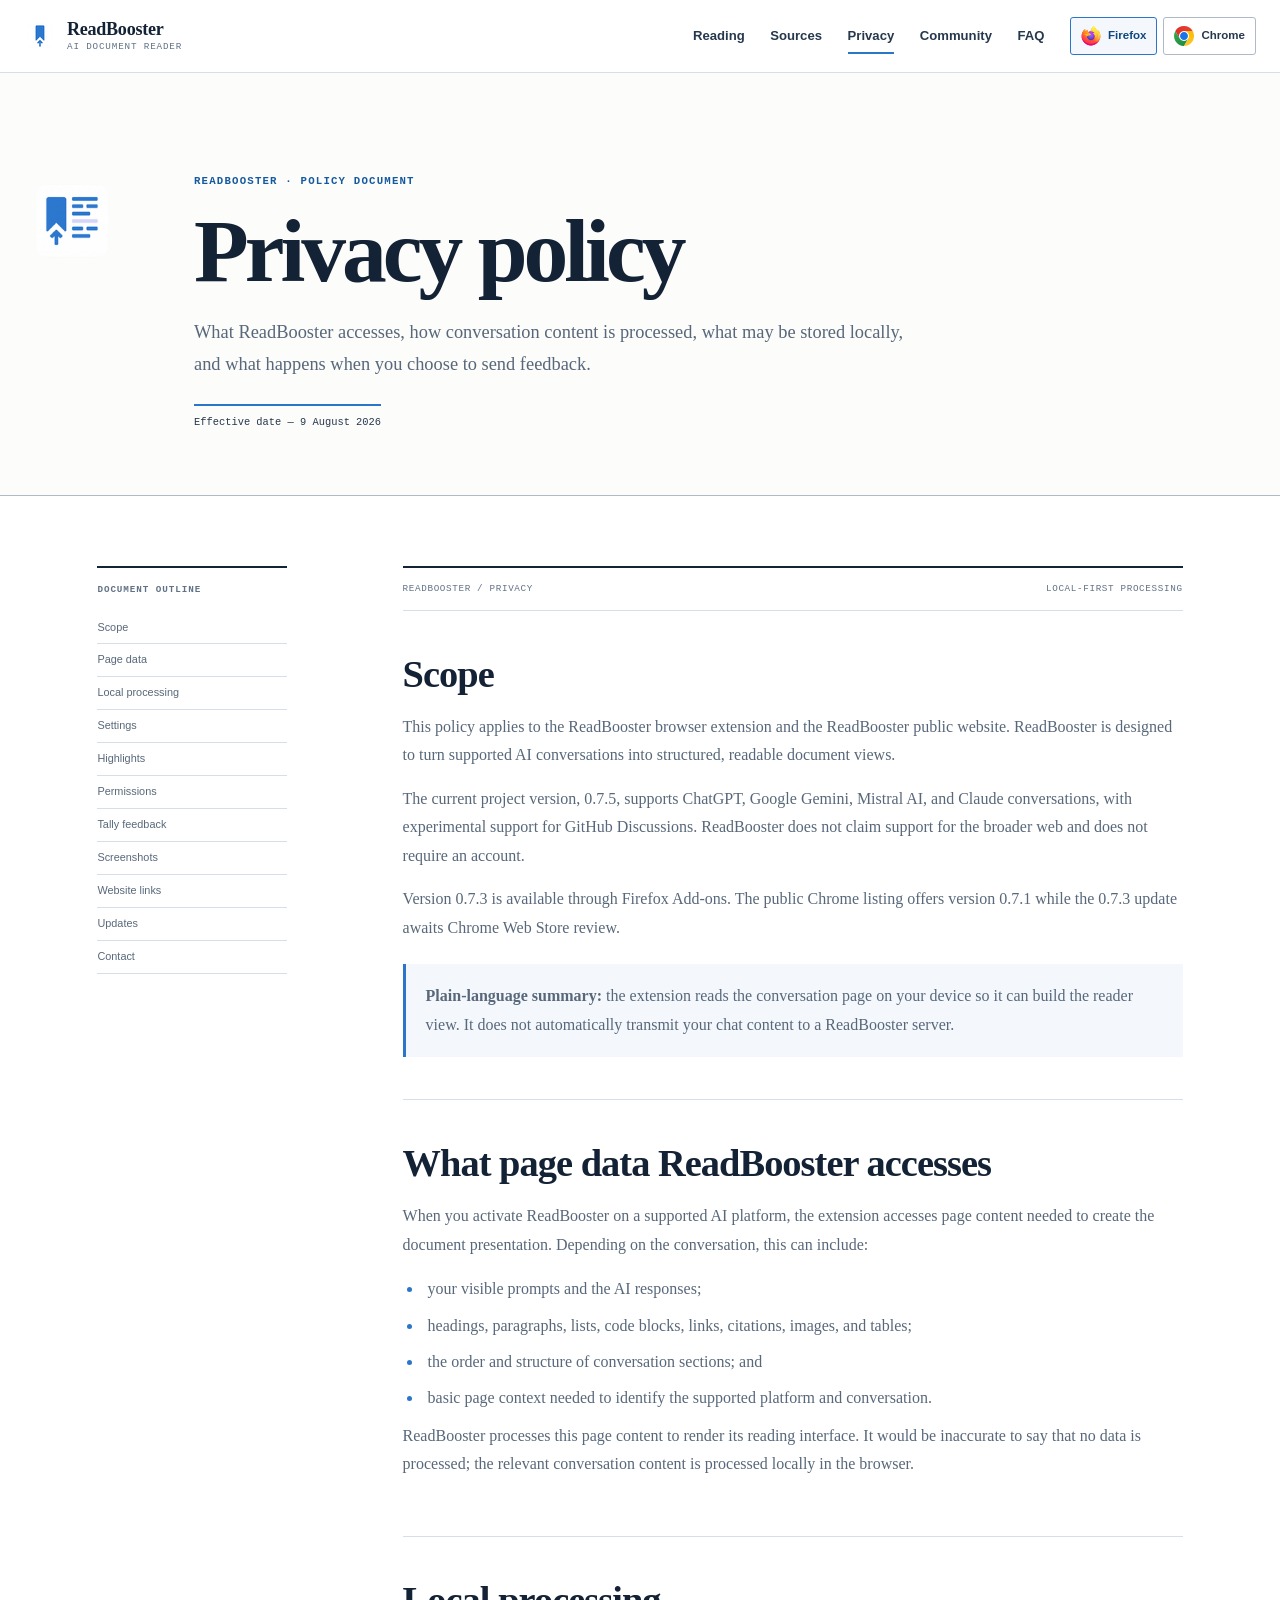
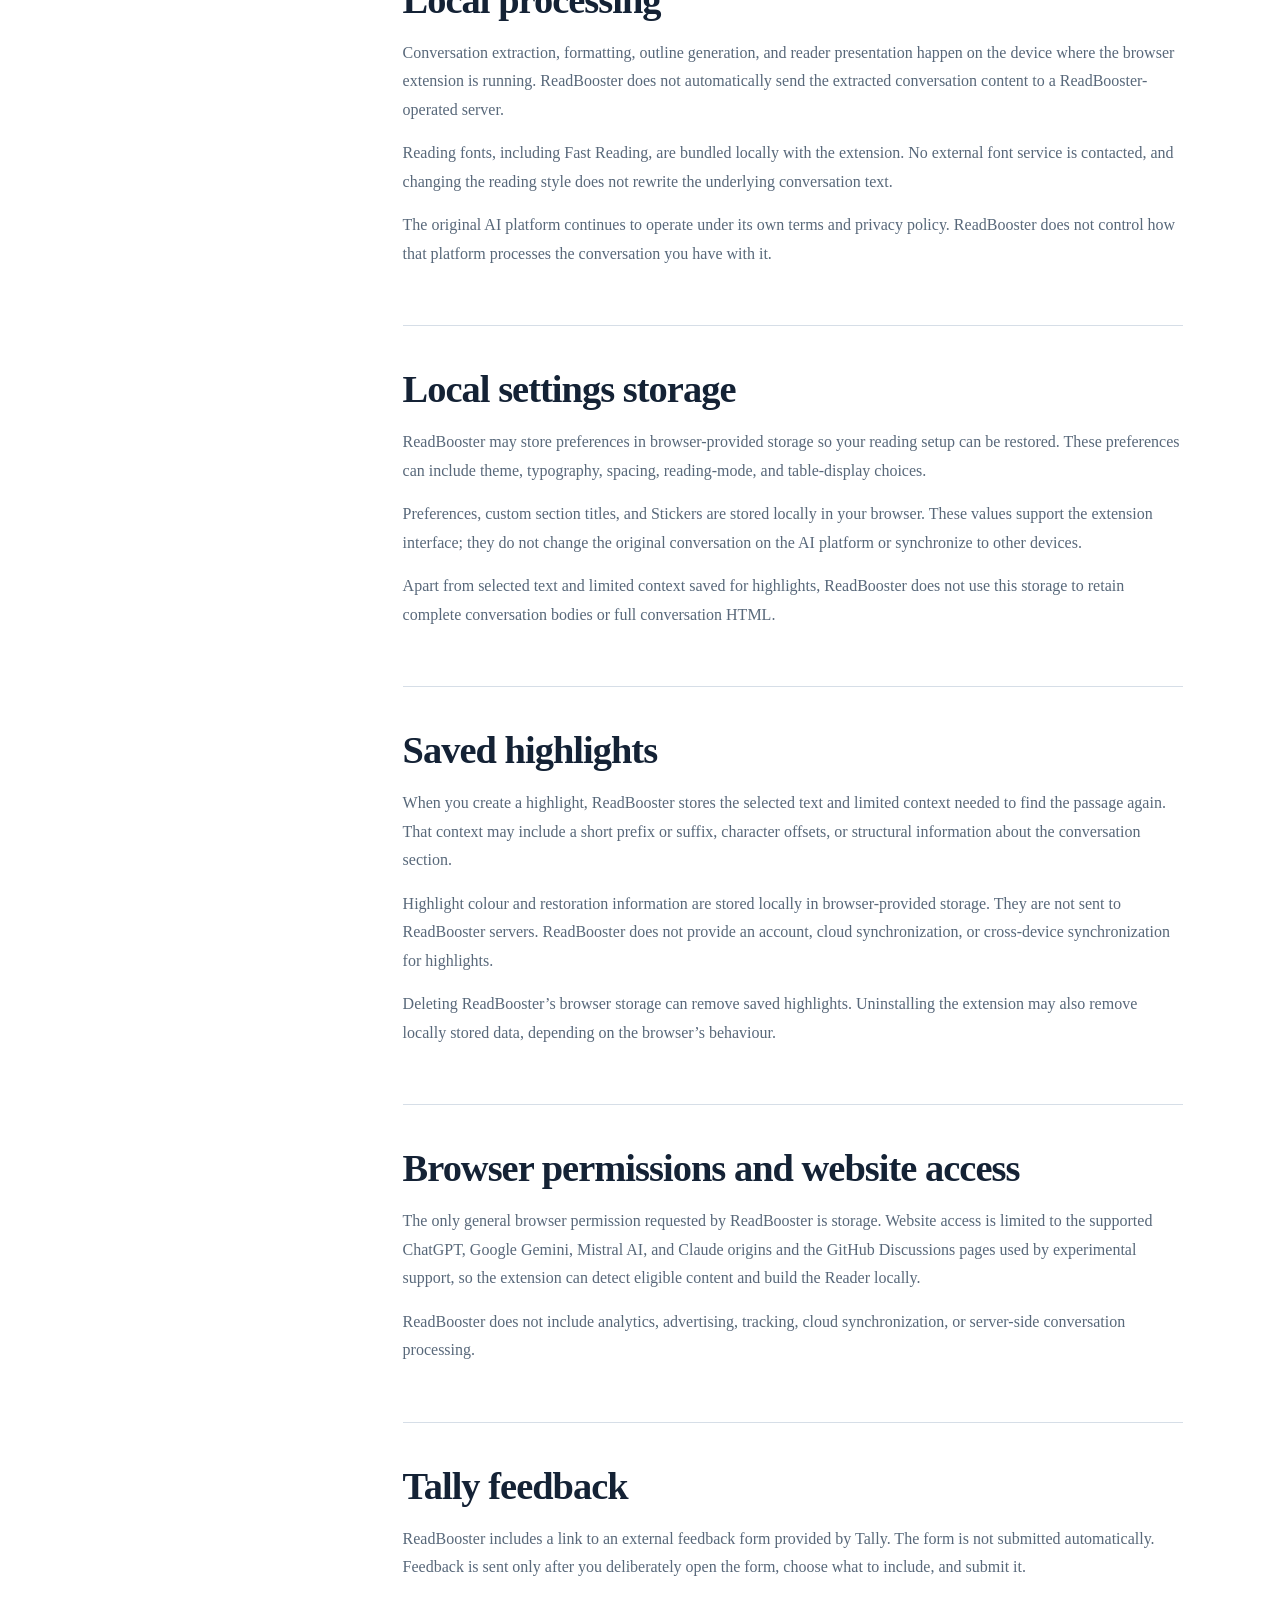
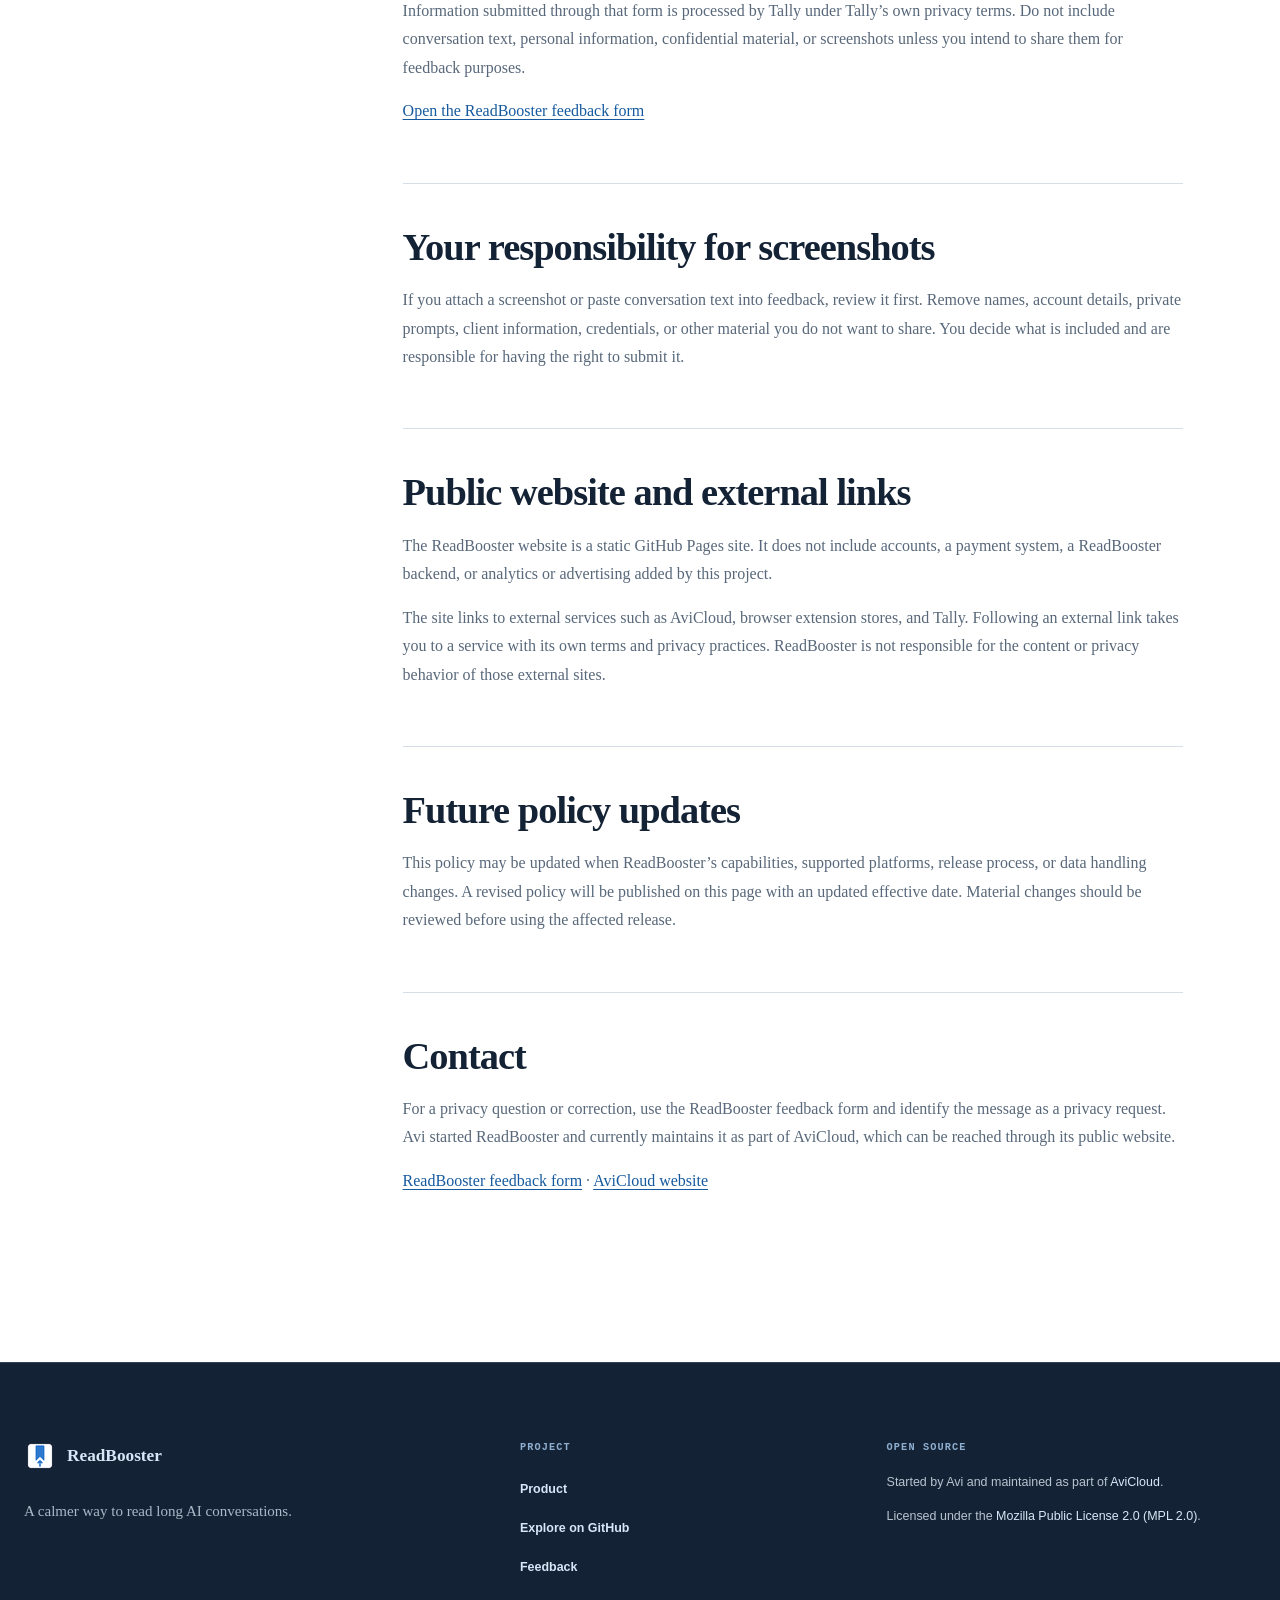
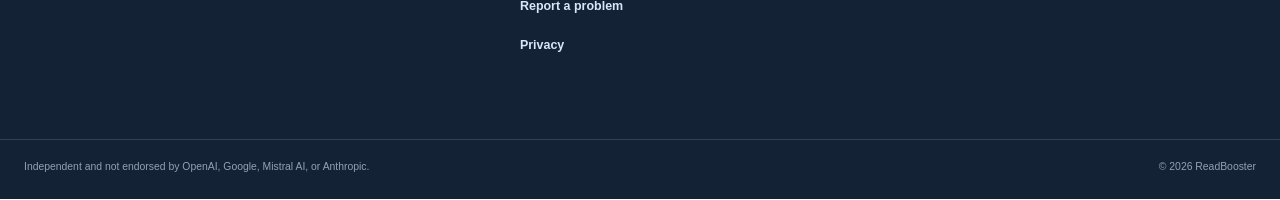
<file: ReadBooster/privacy/index.html>
<!doctype html>
<html lang="en">
  <head>
    <meta charset="UTF-8" />
    <meta name="viewport" content="width=device-width, initial-scale=1.0" />

    <title>Privacy Policy – ReadBooster</title>
    <meta
      name="description"
      content="Read how ReadBooster processes supported AI conversations locally, stores highlights and settings in the browser, and handles optional feedback submitted through Tally."
    />
    <meta name="author" content="Abraham (Avi) Bobrovsky" />
    <meta name="theme-color" content="#ffffff" />
    <link rel="canonical" href="https://inspiringsource.github.io/ReadBooster/privacy/" />

    <meta property="og:type" content="website" />
    <meta property="og:site_name" content="ReadBooster" />
    <meta property="og:url" content="https://inspiringsource.github.io/ReadBooster/privacy/" />
    <meta property="og:title" content="Privacy Policy – ReadBooster" />
    <meta
      property="og:description"
      content="How ReadBooster processes conversation pages locally, stores highlights in the browser, and handles optional feedback."
    />
    <meta
      property="og:image"
      content="https://inspiringsource.github.io/ReadBooster/assets/favicon/web-app-manifest-512x512.png"
    />
    <meta property="og:image:width" content="512" />
    <meta property="og:image:height" content="512" />
    <meta property="og:image:alt" content="ReadBooster document and reading arrow icon" />

    <meta name="twitter:card" content="summary" />
    <meta name="twitter:title" content="Privacy Policy – ReadBooster" />
    <meta
      name="twitter:description"
      content="How ReadBooster processes conversation pages locally, stores highlights in the browser, and handles optional feedback."
    />
    <meta
      name="twitter:image"
      content="https://inspiringsource.github.io/ReadBooster/assets/favicon/web-app-manifest-512x512.png"
    />
    <meta name="twitter:image:alt" content="ReadBooster document and reading arrow icon" />

    <link rel="icon" href="../assets/favicon/favicon.ico" sizes="any" />
    <link rel="icon" type="image/svg+xml" href="../assets/favicon/favicon.svg" />
    <link rel="icon" type="image/png" href="../assets/favicon/favicon-96x96.png" sizes="96x96" />
    <link rel="apple-touch-icon" href="../assets/favicon/apple-touch-icon.png" sizes="180x180" />
    <link rel="manifest" href="../assets/favicon/site.webmanifest" />
    <link rel="stylesheet" href="../assets/styles.css" />
    <script src="../assets/config.js"></script>
    <script src="../assets/site.js" defer></script>

    <script type="application/ld+json">
      {
        "@context": "https://schema.org",
        "@type": "WebPage",
        "name": "ReadBooster Privacy Policy",
        "url": "https://inspiringsource.github.io/ReadBooster/privacy/",
        "description": "Privacy information for local conversation processing, browser-stored highlights, and the ReadBooster website.",
        "isPartOf": {
          "@type": "WebSite",
          "name": "ReadBooster",
          "url": "https://inspiringsource.github.io/ReadBooster/"
        },
        "dateModified": "2026-08-09"
      }
    </script>
  </head>
  <body data-page="privacy">
    <a class="skip-link" href="#main-content">Skip to main content</a>

    <header class="product-header">
      <div class="page-width header-row">
        <a class="product-brand" href="../" aria-label="ReadBooster home">
          <img src="../assets/icons/readbooster-32.png" width="32" height="32" alt="" />
          <span><strong data-config-name>ReadBooster</strong><small>AI document reader</small></span>
        </a>

        <button
          class="nav-toggle"
          type="button"
          aria-expanded="false"
          aria-controls="site-navigation"
          aria-label="Open navigation"
          data-nav-toggle
        >
          <span aria-hidden="true"></span>
        </button>

        <nav id="site-navigation" class="product-nav" aria-label="Primary navigation" data-site-nav>
          <a href="../#reading-experiences">Reading</a>
          <a href="../#supported-ai">Sources</a>
          <a href="./" aria-current="page">Privacy</a>
          <a href="../#open-source" data-open-source-only>Community</a>
          <a href="../#faq">FAQ</a>
          <span
            class="header-release install-actions"
            data-install-container
            data-install-variant="compact"
            role="group"
            aria-label="Install ReadBooster"
          >
            <a
              class="browser-store-control browser-store-control-firefox"
              href="https://addons.mozilla.org/en-US/firefox/addon/readbooster/"
              target="_blank"
              rel="noopener noreferrer"
              aria-label="Get ReadBooster for Firefox from Firefox Add-ons (opens in a new tab)"
            >
              <img
                src="../assets/store-badges/firefox.svg"
                width="20"
                height="20"
                alt=""
                aria-hidden="true"
              />
              <span>Firefox</span>
            </a>
            <a
              class="browser-store-control browser-store-control-chrome"
              href="https://chromewebstore.google.com/detail/dgkgecgijplbfllnhcolplieaejjnmhd"
              target="_blank"
              rel="noopener noreferrer"
              aria-label="Get ReadBooster for Chrome from the Chrome Web Store (opens in a new tab)"
            >
              <img
                src="../assets/store-badges/chrome.svg"
                width="20"
                height="20"
                alt=""
                aria-hidden="true"
              />
              <span>Chrome</span>
            </a>
          </span>
        </nav>
      </div>
    </header>

    <main id="main-content">
      <header class="policy-hero">
        <div class="page-width policy-hero-grid">
          <img
            src="../assets/icons/readbooster-128.png"
            width="128"
            height="128"
            alt="ReadBooster app icon"
          />
          <div class="policy-hero-copy">
            <p class="policy-kicker">ReadBooster · Policy document</p>
            <h1>Privacy policy</h1>
            <p>
              What ReadBooster accesses, how conversation content is processed, what may be stored
              locally, and what happens when you choose to send feedback.
            </p>
            <span class="effective-date">Effective date — 9 August 2026</span>
          </div>
        </div>
      </header>

      <div class="page-width policy-layout">
        <nav class="policy-index" aria-label="Privacy policy sections">
          <p>Document outline</p>
          <a href="#scope">Scope</a>
          <a href="#page-data">Page data</a>
          <a href="#local-processing">Local processing</a>
          <a href="#settings">Settings</a>
          <a href="#highlights">Highlights</a>
          <a href="#permissions">Permissions</a>
          <a href="#feedback">Tally feedback</a>
          <a href="#screenshots">Screenshots</a>
          <a href="#website">Website links</a>
          <a href="#updates">Updates</a>
          <a href="#contact">Contact</a>
        </nav>

        <div class="policy-document">
          <div class="policy-running-head"><span>ReadBooster / Privacy</span><span>Local-first processing</span></div>

          <section id="scope" class="policy-section" aria-labelledby="scope-heading">
            <h2 id="scope-heading">Scope</h2>
            <p>
              This policy applies to the ReadBooster browser extension and the ReadBooster public
              website. ReadBooster is designed to turn supported AI conversations into structured,
              readable document views.
            </p>
            <p>
              The current project version, <span data-current-version>0.7.5</span>, supports ChatGPT,
              Google Gemini, Mistral AI, and Claude conversations, with experimental support for
              GitHub Discussions. ReadBooster does not claim support for the broader web and does not
              require an account.
            </p>
            <p>
              Version 0.7.3 is available through Firefox Add-ons. The public Chrome listing offers
              version 0.7.1 while the 0.7.3 update awaits Chrome Web Store review.
            </p>
            <div class="policy-note">
              <p>
                <strong>Plain-language summary:</strong> the extension reads the conversation page on
                your device so it can build the reader view. It does not automatically transmit your
                chat content to a ReadBooster server.
              </p>
            </div>
          </section>

          <section id="page-data" class="policy-section" aria-labelledby="access-heading">
            <h2 id="access-heading">What page data ReadBooster accesses</h2>
            <p>
              When you activate ReadBooster on a supported AI platform, the extension accesses page
              content needed to create the document presentation. Depending on the conversation, this
              can include:
            </p>
            <ul>
              <li>your visible prompts and the AI responses;</li>
              <li>headings, paragraphs, lists, code blocks, links, citations, images, and tables;</li>
              <li>the order and structure of conversation sections; and</li>
              <li>basic page context needed to identify the supported platform and conversation.</li>
            </ul>
            <p>
              ReadBooster processes this page content to render its reading interface. It would be
              inaccurate to say that no data is processed; the relevant conversation content is
              processed locally in the browser.
            </p>
          </section>

          <section id="local-processing" class="policy-section" aria-labelledby="local-heading">
            <h2 id="local-heading">Local processing</h2>
            <p>
              Conversation extraction, formatting, outline generation, and reader presentation happen
              on the device where the browser extension is running. ReadBooster does not automatically
              send the extracted conversation content to a ReadBooster-operated server.
            </p>
            <p>
              Reading fonts, including Fast Reading, are bundled locally with the extension. No external
              font service is contacted, and changing the reading style does not rewrite the underlying
              conversation text.
            </p>
            <p>
              The original AI platform continues to operate under its own terms and privacy policy.
              ReadBooster does not control how that platform processes the conversation you have with
              it.
            </p>
          </section>

          <section id="settings" class="policy-section" aria-labelledby="settings-heading">
            <h2 id="settings-heading">Local settings storage</h2>
            <p>
              ReadBooster may store preferences in browser-provided storage so your reading setup can
              be restored. These preferences can include theme, typography, spacing, reading-mode, and
              table-display choices.
            </p>
            <p>
              Preferences, custom section titles, and Stickers are stored locally in your
              browser. These values support the extension interface; they do not change the original
              conversation on the AI platform or synchronize to other devices.
            </p>
            <p>
              Apart from selected text and limited context saved for highlights, ReadBooster does not
              use this storage to retain complete conversation bodies or full conversation HTML.
            </p>
          </section>

          <section id="highlights" class="policy-section" aria-labelledby="highlights-heading">
            <h2 id="highlights-heading">Saved highlights</h2>
            <p>
              When you create a highlight, ReadBooster stores the selected text and limited context
              needed to find the passage again. That context may include a short prefix or suffix,
              character offsets, or structural information about the conversation section.
            </p>
            <p>
              Highlight colour and restoration information are stored locally in browser-provided
              storage. They are not sent to ReadBooster servers. ReadBooster does not provide an
              account, cloud synchronization, or cross-device synchronization for highlights.
            </p>
            <p>
              Deleting ReadBooster’s browser storage can remove saved highlights. Uninstalling the
              extension may also remove locally stored data, depending on the browser’s behaviour.
            </p>
          </section>

          <section id="permissions" class="policy-section" aria-labelledby="permissions-heading">
            <h2 id="permissions-heading">Browser permissions and website access</h2>
            <p>
              The only general browser permission requested by ReadBooster is storage. Website access
              is limited to the supported ChatGPT, Google Gemini, Mistral AI, and Claude origins and
              the GitHub Discussions pages used by experimental support, so the extension can detect
              eligible content and build the Reader locally.
            </p>
            <p>
              ReadBooster does not include analytics, advertising, tracking, cloud synchronization, or
              server-side conversation processing.
            </p>
          </section>

          <section id="feedback" class="policy-section" aria-labelledby="feedback-heading">
            <h2 id="feedback-heading">Tally feedback</h2>
            <p>
              ReadBooster includes a link to an external feedback form provided by Tally. The form is
              not submitted automatically. Feedback is sent only after you deliberately open the form,
              choose what to include, and submit it.
            </p>
            <p>
              Information submitted through that form is processed by Tally under Tally’s own privacy
              terms. Do not include conversation text, personal information, confidential material, or
              screenshots unless you intend to share them for feedback purposes.
            </p>
            <p><a href="https://tally.so/r/QKWqjp" data-config-link="feedbackUrl" target="_blank" rel="noopener noreferrer">Open the ReadBooster feedback form</a></p>
          </section>

          <section id="screenshots" class="policy-section" aria-labelledby="screenshots-heading">
            <h2 id="screenshots-heading">Your responsibility for screenshots</h2>
            <p>
              If you attach a screenshot or paste conversation text into feedback, review it first.
              Remove names, account details, private prompts, client information, credentials, or other
              material you do not want to share. You decide what is included and are responsible for
              having the right to submit it.
            </p>
          </section>

          <section id="website" class="policy-section" aria-labelledby="website-heading">
            <h2 id="website-heading">Public website and external links</h2>
            <p>
              The ReadBooster website is a static GitHub Pages site. It does not include accounts, a
              payment system, a ReadBooster backend, or analytics or advertising added by this project.
            </p>
            <p>
              The site links to external services such as AviCloud, browser extension stores, and
              Tally. Following an
              external link takes you to a service with its own terms and privacy practices. ReadBooster
              is not responsible for the content or privacy behavior of those external sites.
            </p>
          </section>

          <section id="updates" class="policy-section" aria-labelledby="updates-heading">
            <h2 id="updates-heading">Future policy updates</h2>
            <p>
              This policy may be updated when ReadBooster’s capabilities, supported platforms, release
              process, or data handling changes. A revised policy will be published on this page with an
              updated effective date. Material changes should be reviewed before using the affected
              release.
            </p>
          </section>

          <section id="contact" class="policy-section" aria-labelledby="contact-heading">
            <h2 id="contact-heading">Contact</h2>
            <p>
              For a privacy question or correction, use the ReadBooster feedback form and identify the
              message as a privacy request. Avi started ReadBooster and currently maintains it as part
              of AviCloud, which can be reached through its public website.
            </p>
            <p>
              <a href="https://tally.so/r/QKWqjp" data-config-link="feedbackUrl" target="_blank" rel="noopener noreferrer">ReadBooster feedback form</a>
              · <a href="https://avicloud.ch/" data-config-link="aviCloudUrl" target="_blank" rel="noopener noreferrer">AviCloud website</a>
            </p>
          </section>
        </div>
      </div>
    </main>

    <footer class="product-footer">
      <div class="page-width footer-main">
        <div class="footer-brand-column">
          <a class="footer-brand" href="../">
            <img src="../assets/icons/readbooster-32.png" width="32" height="32" alt="" />
            <span data-config-name>ReadBooster</span>
          </a>
          <p class="footer-description">A calmer way to read long AI conversations.</p>
        </div>

        <nav class="footer-column footer-project-links" aria-labelledby="footer-project-heading">
          <h2 id="footer-project-heading">Project</h2>
          <ul>
            <li><a href="../">Product</a></li>
            <li data-open-source-only>
              <a
                href="https://github.com/inspiringsource/ReadBooster"
                data-config-link="repositoryUrl"
                target="_blank"
                rel="noopener noreferrer"
                >Explore on GitHub</a
              >
            </li>
            <li>
              <a
                href="https://tally.so/r/QKWqjp"
                data-config-link="feedbackUrl"
                target="_blank"
                rel="noopener noreferrer"
                >Feedback</a
              >
            </li>
            <li data-open-source-only>
              <a
                href="https://github.com/inspiringsource/ReadBooster/issues/new?template=bug_report.yml"
                data-config-link="bugReportUrl"
                target="_blank"
                rel="noopener noreferrer"
                >Report a problem</a
              >
            </li>
            <li><a href="./" aria-current="page">Privacy</a></li>
          </ul>
        </nav>

        <section class="footer-column footer-ownership" aria-labelledby="footer-source-heading">
          <h2 id="footer-source-heading">Open source</h2>
          <p>
            Started by Avi and maintained as part of
            <a
              href="https://avicloud.ch/"
              data-config-link="aviCloudUrl"
              target="_blank"
              rel="noopener noreferrer"
              >AviCloud</a
            >.
          </p>
          <p data-open-source-only>
            Licensed under the
            <a
              href="https://github.com/inspiringsource/ReadBooster/blob/main/LICENSE"
              data-config-link="licenseUrl"
              target="_blank"
              rel="noopener noreferrer"
              >Mozilla Public License 2.0 (MPL 2.0)</a
            >.
          </p>
        </section>
      </div>

      <div class="footer-bottom">
        <div class="page-width footer-bottom-row">
          <p>Independent and not endorsed by OpenAI, Google, Mistral AI, or Anthropic.</p>
          <p>© <span data-copyright-year>2026</span> ReadBooster</p>
        </div>
      </div>
    </footer>
  </body>
</html>
</file>
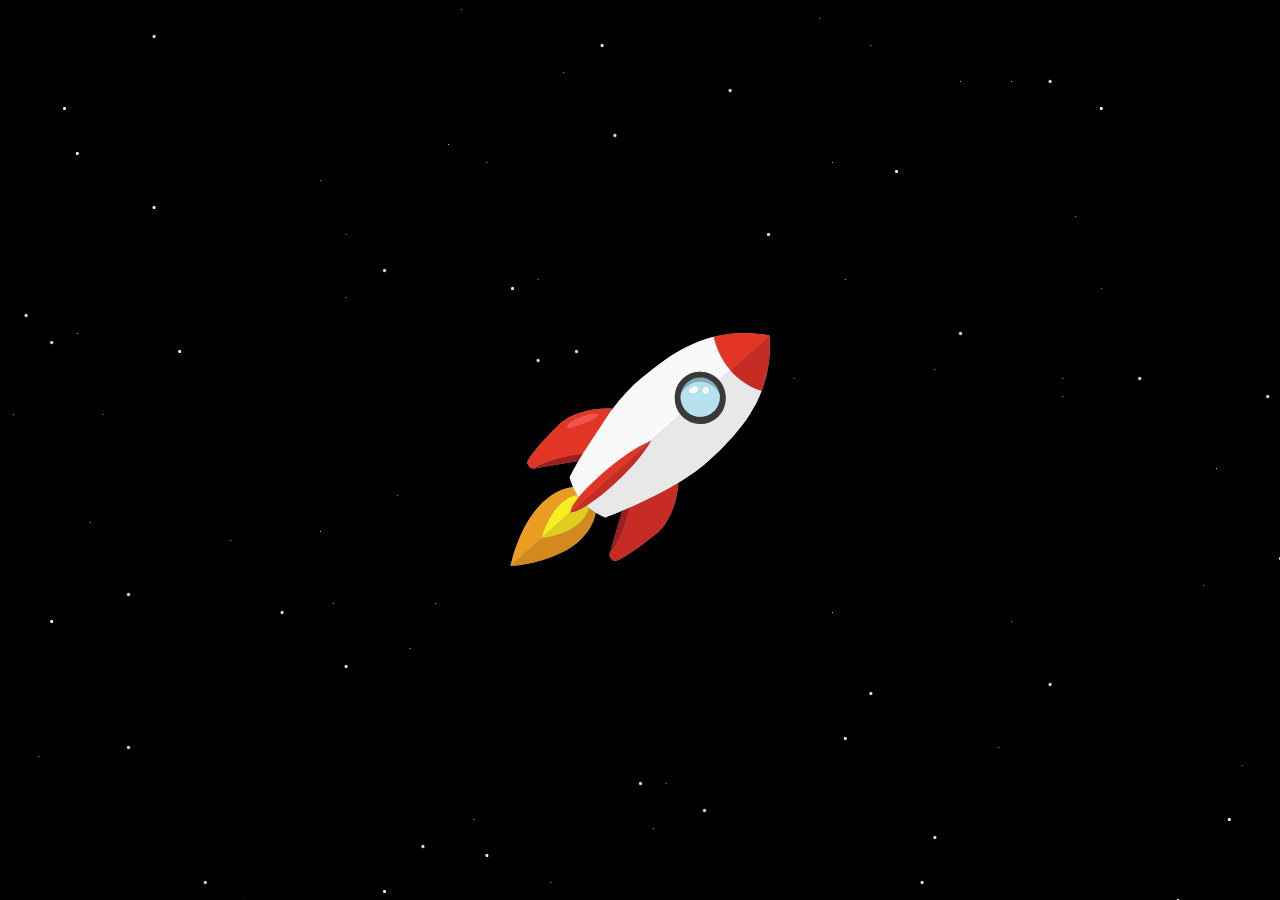
<file: Rocket.html>
<!DOCTYPE html>
<html lang="en">
<head>
  <meta charset="UTF-8">
  <meta name="viewport" content="width=device-width, initial-scale=1.0">
  <!-- favicon -->
  <link rel="icon" type="image/png" href="favicon/favicon-96x96.png" sizes="96x96" />
  <link rel="icon" type="image/svg+xml" href="favicon/favicon.svg" />
  <link rel="shortcut icon" href="favicon/favicon.ico" />
  <link rel="apple-touch-icon" sizes="180x180" href="favicon/apple-touch-icon.png" />
  <link rel="manifest" href="favicon/site.webmanifest" />
  <!-- title -->
  <title>To infinity and beyond!</title>
  <style>

    * {
      margin: 0;
      padding: 0;
      box-sizing: border-box;
    }
    /* Black background for space */
    body {
      background-color: #000;
      overflow: hidden;
    }
    
    /* Starfield using a tiny element with a massive box-shadow */
    .main {
      position: fixed;
      top: 50%;
      left: 50%;
      height: 1px;
      width: 1px;
      background-color: #fff;
      border-radius: 50%;
      /* Star positions generated via JS (or pre-generated) */
      box-shadow: 
        -42vw -4vh 0px 0px #fff,
        25vw -41vh 0px 0px #fff,
        -20vw 49vh 0px 1px #fff,
        5vw 40vh 1px 1px #fff,
        29vw 19vh 1px 0px #fff,
        -44vw -13vh 0px 0px #fff,
        46vw 41vh 0px 1px #fff,
        -3vw -45vh 0px 1px #fff,
        47vw 35vh 1px 0px #fff,
        12vw -8vh 1px 0px #fff,
        -34vw 48vh 1px 1px #fff,
        32vw 26vh 1px 1px #fff,
        32vw -41vh 1px 1px #fff,
        0vw 37vh 1px 1px #fff,
        34vw -26vh 1px 0px #fff,
        -14vw -49vh 1px 0px #fff,
        -12vw 45vh 0px 1px #fff,
        -44vw -33vh 0px 1px #fff,
        -13vw 41vh 0px 0px #fff,
        -36vw -11vh 0px 1px #fff,
        -23vw -24vh 1px 0px #fff,
        -38vw -27vh 0px 1px #fff,
        16vw -19vh 0px 0px #fff,
        28vw 33vh 1px 0px #fff,
        -49vw -4vh 0px 0px #fff,
        16vw 32vh 0px 1px #fff,
        36vw -18vh 1px 0px #fff,
        -25vw -30vh 1px 0px #fff,
        -23vw 24vh 0px 1px #fff,
        -2vw -35vh 1px 1px #fff,
        -25vw 9vh 0px 0px #fff,
        -15vw -34vh 0px 0px #fff,
        -8vw -19vh 1px 0px #fff,
        -20vw -20vh 1px 1px #fff,
        42vw 50vh 0px 1px #fff,
        -32vw 10vh 1px 0px #fff,
        -23vw -17vh 0px 0px #fff,
        44vw 15vh 1px 0px #fff,
        -40vw 33vh 1px 1px #fff,
        -43vw 8vh 0px 0px #fff,
        -48vw -15vh 1px 1px #fff,
        -24vw 17vh 0px 0px #fff,
        -31vw 50vh 1px 0px #fff,
        36vw -38vh 0px 1px #fff,
        -7vw 48vh 0px 0px #fff,
        15vw -32vh 0px 0px #fff,
        29vw -41vh 0px 0px #fff,
        2vw 37vh 1px 0px #fff,
        7vw -40vh 1px 1px #fff,
        15vw 18vh 0px 0px #fff,
        25vw -13vh 1px 1px #fff,
        -46vw -12vh 1px 1px #fff,
        -18vw 22vh 0px 0px #fff,
        23vw -9vh 1px 0px #fff,
        50vw 12vh 0px 1px #fff,
        45vw 2vh 0px 0px #fff,
        14vw -48vh 1px 0px #fff,
        23vw 43vh 0px 1px #fff,
        -40vw 16vh 1px 1px #fff,
        20vw -31vh 0px 1px #fff,
        -17vw 44vh 1px 1px #fff,
        18vw -45vh 0px 0px #fff,
        33vw -6vh 0px 0px #fff,
        0vw 7vh 0px 1px #fff,
        -10vw -18vh 0px 1px #fff,
        -19vw 5vh 1px 0px #fff,
        1vw 42vh 0px 0px #fff,
        22vw 48vh 0px 1px #fff,
        39vw -8vh 1px 1px #fff,
        -6vw -42vh 1px 0px #fff,
        -47vw 34vh 0px 0px #fff,
        -46vw 19vh 0px 1px #fff,
        -12vw -32vh 0px 0px #fff,
        -45vw -38vh 0px 1px #fff,
        -28vw 18vh 1px 0px #fff,
        -38vw -46vh 1px 1px #fff,
        49vw -6vh 1px 1px #fff,
        -28vw 18vh 1px 1px #fff,
        10vw -24vh 0px 1px #fff,
        -5vw -11vh 1px 1px #fff,
        33vw -8vh 1px 0px #fff,
        -16vw 17vh 0px 0px #fff,
        18vw 27vh 0px 1px #fff,
        -8vw -10vh 1px 1px #fff;

      /* Animate movement*/
      animation: moveStars 9s linear infinite;
    }
    
    @keyframes moveStars {
      from { transform: translate(0, 0); }
      to   { transform: translate(-20vw, 20vh); }
    }
    
    /* Rocket container*/
    .rocket-container {
      position: relative;
      z-index: 10;
      display: flex;
      justify-content: center;
      align-items: center;
      height: 100vh;
    }
    
    /*Rocket animation */
    .animate-fly {
      animation: fly 4s infinite ease-in-out;
    }
    @keyframes fly {
      0% { transform: translateY(0); }
      50% { transform: translateY(-35px); }
      100% { transform: translateY(0); }
    }
  </style>
</head>
<body>
  <!-- Starfield Background -->
  <div class="main"></div>
  
  <!-- Rocket in the Foreground -->
  <div class="rocket-container">
    <!-- Inline SVG for the rocket -->

      <svg class="w-32 animate-fly" width="358" height="341" viewBox="0 0 358 341" fill="none"  xmlns="http://www.w3.org/2000/svg">
        <path d="M308.414 55.4476C290.023 51.986 270.758 52.0525 252.635 56.862C234.27 61.5026 217.291 70.5572 201.926 81.4955C194.048 87.0603 186.527 93.113 179.153 99.3164C168.804 107.87 160.006 118.126 151.783 128.701C151.216 129.389 150.782 130.22 150.02 130.725C150.082 129.881 151.099 129.177 151.241 128.519C140.124 128.07 128.851 129.4 118.278 132.969C110.484 135.728 102.729 139.449 97.0434 145.609C89.3286 153.274 81.7772 161.123 74.7601 169.442C72.0668 172.755 69.3129 176.074 67.2973 179.86C66.6731 181.152 65.8632 182.682 66.6199 184.09C67.6618 186.499 70.0339 189.134 72.9154 188.411C87.6794 186.112 102.535 183.316 117.351 181.066C114.526 186.496 111.338 191.765 108.589 197.246C109.426 200.712 110.939 204.004 112.1 207.342C104.113 207.831 96.5525 211.443 89.9763 215.788C78.2793 223.928 69.4896 235.62 62.947 248.29C56.9485 260.119 52.5169 272.826 49.518 285.67C49.6033 285.802 49.7247 285.952 49.9016 285.896C60.0718 285.037 70.1715 283.215 79.9878 280.424C94.2078 276.377 108.299 270.289 119.222 260.042C127.021 252.873 132.741 243.294 134.78 232.87C137.887 234.469 140.957 236.207 144.214 237.519C149.945 235.603 155.446 233.003 161.097 230.863C161.105 230.987 161.123 231.113 161.119 231.243C157.071 245.459 152.76 259.71 148.753 273.871C148.069 275.393 148.887 277.218 149.858 278.431C151.168 279.634 152.742 281.402 154.743 280.832C157.386 280.218 159.789 278.878 162.147 277.574C174.324 270.389 185.441 261.594 196.521 252.863C199.096 250.581 201.291 247.908 203.308 245.132C212.002 232.765 216.347 217.687 217.417 202.746C228.963 195.644 240.402 188.124 250.124 178.612C264.475 165.179 278.265 150.832 288.859 134.173C293.491 126.838 297.533 119.095 300.599 110.977C307.424 93.4339 309.926 74.2732 308.495 55.5742C308.474 55.5422 308.434 55.4789 308.414 55.4476L308.414 55.4476Z" fill="#85AAB2"/>
        <path d="M308.413 55.4437C290.022 51.9821 270.757 52.0486 252.633 56.858C255.234 68.6181 260.572 79.7969 268.205 89.1204C268.627 89.4916 268.987 89.96 269.48 90.2471C282.482 78.6844 295.481 67.1195 308.494 55.5702C308.474 55.5382 308.433 55.4749 308.414 55.4436L308.413 55.4437ZM189.854 160.719C189.8 160.66 189.689 160.673 189.588 160.682C173.084 168.015 158.453 178.928 144.623 190.405C135.196 198.655 125.751 207.035 117.906 216.851C114.322 221.551 110.28 226.452 109.15 232.391C109.67 232.312 110.004 231.807 110.402 231.529C136.886 207.958 163.404 184.424 189.889 160.851C189.894 160.787 189.881 160.745 189.856 160.718L189.854 160.719ZM151.242 128.513C140.124 128.064 128.852 129.394 118.279 132.963C110.485 135.722 102.73 139.443 97.0442 145.603C89.3293 153.268 81.7779 161.117 74.7609 169.436C72.0675 172.749 69.3136 176.068 67.298 179.854C66.6738 181.146 65.8639 182.676 66.6206 184.084C67.6625 186.493 70.0347 189.128 72.9161 188.405C75.8698 186.286 79.1353 184.649 82.4614 183.205C94.7754 178.144 107.96 175.546 121.116 173.871C121.823 173.644 121.118 174.346 121.155 174.667C130.82 160.047 140.332 145.323 150.02 130.719C150.083 129.875 151.099 129.171 151.242 128.513L151.242 128.513ZM136.957 134.517C137.25 134.822 137.29 135.332 136.941 135.643C135.502 137.406 133.421 138.405 131.476 139.494C127.492 141.528 123.323 143.23 119.003 144.401C115.184 145.515 111.507 147.08 107.654 148.072C107.053 148.191 105.727 148.465 105.749 147.513C107.112 144.065 110.334 141.794 113.514 140.12C118.94 137.328 124.815 135.503 130.743 134.131C132.709 133.941 134.821 133.637 136.715 134.343C136.808 134.387 136.889 134.446 136.957 134.517L136.957 134.517Z" fill="#E23525"/>
        <path d="M308.492 55.572C295.479 67.1214 282.48 78.6863 269.478 90.2489C268.985 89.9618 268.625 89.4935 268.203 89.1222C268.28 89.2171 268.358 89.3147 268.435 89.413C276.741 99.5375 288.088 107.096 300.596 110.975C307.422 93.4332 309.926 74.2739 308.493 55.5735L308.492 55.572ZM190.495 160.452C190.443 160.431 190.338 160.389 190.286 160.368C190.043 160.449 189.82 160.577 189.586 160.684C189.732 160.671 189.901 160.649 189.886 160.854C163.403 184.426 136.884 207.959 110.399 231.532C110 231.81 109.667 232.315 109.147 232.394C109.109 232.443 109.035 232.542 108.998 232.59C109.095 232.808 109.312 232.776 109.506 232.746C115.458 232.081 120.73 228.878 125.774 225.867C136.611 218.946 146.418 210.542 155.835 201.828C168.879 189.422 181.35 176.062 190.493 160.453L190.495 160.452ZM217.417 202.741C201.851 212.107 185.472 220.043 168.91 227.472C166.853 235.845 164.322 244.112 161.113 252.119C157.96 259.845 154.281 267.529 148.752 273.867C148.068 275.388 148.886 277.214 149.857 278.426C151.168 279.63 152.742 281.398 154.743 280.828C157.386 280.214 159.789 278.874 162.147 277.569C174.324 270.385 185.441 261.589 196.521 252.858C199.095 250.577 201.29 247.903 203.308 245.128C212.002 232.761 216.346 217.682 217.417 202.741Z" fill="#C62C24"/>
        <path d="M252.634 56.858C234.269 61.4986 217.29 70.5533 201.925 81.4915C194.047 87.0564 186.526 93.109 179.152 99.3124C168.803 107.866 160.005 118.122 151.782 128.697C151.215 129.384 150.781 130.216 150.019 130.721C140.33 145.325 130.819 160.049 121.153 174.669C119.819 176.758 118.508 178.867 117.35 181.062C114.526 186.492 111.337 191.761 108.588 197.242C109.425 200.708 110.938 204 112.099 207.338C113.287 209.971 114.653 212.535 116.275 214.927C116.768 215.588 117.07 216.591 117.904 216.853C125.749 207.037 135.194 198.657 144.622 190.407C158.451 178.93 173.082 168.017 189.586 160.684C189.82 160.578 190.043 160.449 190.286 160.368C200.12 151.959 209.742 143.114 219.497 134.542C214.407 128.437 212.892 120.015 214.25 112.316C216.233 101.194 226.416 92.2341 237.72 91.7693C245.346 91.2713 253.103 94.4435 258.166 100.168C261.852 96.9335 265.448 93.5935 269.2 90.4359C268.964 90.0792 268.687 89.7507 268.434 89.4111C268.357 89.3128 268.28 89.2152 268.202 89.1204C260.569 79.7969 255.231 68.6181 252.631 56.858L252.634 56.858ZM247.672 108.072C247.591 107.979 247.503 107.89 247.408 107.806C245.587 105.864 241.924 106.772 241.304 109.415C240.411 112.016 243.206 114.8 245.79 113.951C248.347 113.418 249.333 109.955 247.672 108.072ZM237.114 107.035C237.032 106.945 236.941 106.858 236.841 106.776C233.488 104.333 227.278 107.257 227.746 111.569C229.224 115.079 234.237 114.004 236.378 111.73C237.681 110.616 238.353 108.393 237.114 107.035Z" fill="#F9F9F9"/>
        <path d="M268.435 89.4089C276.741 99.5334 288.088 107.092 300.596 110.971C297.53 119.089 293.488 126.832 288.856 134.167C278.263 150.826 264.472 165.173 250.121 178.605C240.399 188.117 228.96 195.638 217.414 202.739C201.849 212.105 185.47 220.041 168.907 227.47C166.304 228.598 163.688 229.703 161.094 230.857C155.443 232.997 149.942 235.596 144.211 237.513C140.954 236.2 137.885 234.462 134.777 232.863C132.41 231.333 130.054 229.772 127.892 227.955C127.214 227.238 126.239 226.747 125.773 225.864C136.611 218.943 146.417 210.538 155.834 201.825C168.878 189.419 181.349 176.058 190.492 160.45C190.44 160.429 190.336 160.387 190.284 160.366C200.118 151.957 209.739 143.112 219.495 134.539C224.386 140.713 232.304 144.247 240.159 143.931C249.927 143.707 259.194 137.249 262.798 128.168C266.444 118.948 264.913 107.592 258.166 100.165C261.852 96.9313 265.449 93.5912 269.2 90.4337C268.965 90.077 268.688 89.7485 268.435 89.4089Z" fill="#E8E8E8"/>
        <path d="M237.721 91.767C245.346 91.2691 253.103 94.4413 258.166 100.165C264.913 107.592 266.444 118.948 262.798 128.168C259.194 137.249 249.927 143.707 240.159 143.932C232.304 144.247 224.386 140.713 219.495 134.539C214.405 128.434 212.89 120.012 214.248 112.313C216.23 101.194 226.418 92.2325 237.721 91.767ZM247.765 99.5003C241.173 96.2461 232.75 97.1373 227.037 101.795C223.339 104.761 220.604 109.087 219.97 113.815C218.66 120.271 221.16 127.364 226.113 131.705C229.829 135.102 234.928 136.934 239.958 136.703C245.7 136.505 251.316 133.652 254.756 129.027C258.024 124.824 259.413 119.222 258.513 113.984C257.72 107.785 253.399 102.185 247.765 99.5003Z" fill="#3A3A3A"/>
        <path d="M236.42 101.913C245.409 100.573 254.76 105.725 258.514 113.985C259.414 119.223 258.025 124.825 254.757 129.028C251.317 133.652 245.701 136.505 239.959 136.704C234.929 136.935 229.83 135.103 226.114 131.705C221.161 127.365 218.661 120.272 219.971 113.815C223.106 107.506 229.363 102.762 236.42 101.913ZM247.407 107.804C245.585 105.862 241.923 106.77 241.303 109.413C240.41 112.014 243.205 114.798 245.789 113.949C248.472 113.39 249.425 109.605 247.407 107.804ZM236.84 106.774C233.487 104.331 227.277 107.255 227.745 111.567C229.223 115.077 234.236 114.002 236.377 111.728C237.767 110.54 238.439 108.089 236.84 106.774Z" fill="#B6E2EF"/>
        <path d="M136.708 134.343C137.205 134.577 137.363 135.261 136.934 135.643C135.495 137.406 133.414 138.405 131.469 139.494C127.486 141.528 123.317 143.23 118.996 144.401C115.177 145.515 111.5 147.08 107.647 148.073C107.046 148.192 105.72 148.465 105.742 147.514C107.105 144.065 110.327 141.795 113.507 140.12C118.933 137.328 124.808 135.504 130.736 134.131C132.702 133.941 134.814 133.638 136.708 134.343Z" fill="#F45349"/>
        <path d="M121.411 173.85C121.377 173.811 121.289 173.81 121.112 173.867C107.956 175.541 94.7715 178.139 82.4575 183.2C79.1313 184.645 75.8659 186.281 72.9122 188.4C87.6762 186.101 102.532 183.305 117.348 181.055C118.506 178.86 119.816 176.751 121.151 174.662C121.124 174.421 121.513 173.967 121.411 173.85L121.411 173.85ZM168.907 227.465C166.303 228.594 163.688 229.699 161.094 230.852C161.102 230.976 161.12 231.102 161.115 231.232C157.068 245.448 152.757 259.699 148.75 273.86C154.278 267.522 157.958 259.839 161.11 252.112C164.319 244.106 166.851 235.838 168.907 227.465L168.907 227.465Z" fill="#9E1E1D"/>
        <path d="M112.101 207.335C113.289 209.967 114.655 212.532 116.277 214.923C109.984 216.013 104.347 219.472 99.6988 223.745C90.2005 232.818 84.5686 245.137 80.9139 257.565C80.8758 257.687 80.8361 257.814 80.792 257.943C70.2732 267.067 59.9372 276.415 49.5197 285.663C52.5185 272.818 56.9501 260.112 62.9485 248.283C69.4911 235.612 78.2808 223.921 89.9778 215.78C96.554 211.435 104.115 207.823 112.101 207.335Z" fill="#EB9D21"/>
        <path d="M127.893 227.957C130.055 229.774 132.411 231.334 134.779 232.865C132.74 243.29 127.019 252.868 119.22 260.038C108.297 270.284 94.2061 276.372 79.9861 280.419C70.1699 283.21 60.0701 285.033 49.9 285.892C49.723 285.947 49.6017 285.797 49.5164 285.666C59.9339 276.418 70.27 267.07 80.7888 257.946C91.9551 256.476 103.101 253.297 112.69 247.247C119.808 242.869 125.704 236.132 127.893 227.957Z" fill="#D3891E"/>
        <path d="M116.273 214.929C116.765 215.591 117.067 216.593 117.902 216.855C114.317 221.555 110.275 226.456 109.145 232.395C109.108 232.444 109.034 232.543 108.997 232.592C99.6747 240.961 90.2983 249.274 80.909 257.571C84.5637 245.143 90.1956 232.823 99.694 223.751C104.342 219.478 109.98 216.019 116.273 214.929Z" fill="#FAEE1E"/>
        <path d="M125.769 225.867C126.235 226.749 127.21 227.24 127.888 227.957C125.699 236.133 119.803 242.87 112.685 247.248C103.096 253.297 91.9501 256.477 80.7839 257.946C80.8279 257.817 80.8677 257.691 80.9057 257.568C90.295 249.272 99.6713 240.958 108.993 232.59C109.09 232.807 109.307 232.775 109.501 232.745C115.454 232.08 120.725 228.877 125.769 225.867Z" fill="#DECF1E"/>
        </svg>
        
    
  </div>
</body>
</html>
</file>
<file: css/style.css>
:root {
  color-scheme: dark;
  --bg-base: #03060d;
  --color-text: #f8fafc;
  --color-h1: #ffffff;
  --color-h2: #e2e8f0;
  --color-intro: #c5d0df;
  --color-list: #cbd5e1;
  --color-list-marker: #67e8f9;
  --color-link: #dbe6f3;
  --color-link-hover: #f8fafc;
  --color-link-underline: rgba(248, 250, 252, 0.7);
  --color-section-border: rgba(148, 163, 184, 0.18);
  --color-section-h3: #f8fafc;
  --color-section-hover-border: rgba(94, 234, 212, 0.3);
  --color-section-hover-glow: rgba(94, 234, 212, 0.06);
  --color-lang-switch-bg: rgba(8, 12, 20, 0.7);
  --color-lang-switch-border: rgba(148, 163, 184, 0.18);
  --color-lang-option: #94a3b8;
  --color-lang-active: #f8fafc;
  --color-lang-active-bg: rgba(255, 255, 255, 0.08);
  --color-lang-active-shadow: rgba(255, 255, 255, 0.05);
  --color-logo-bg: rgba(255, 255, 255, 0.761);
  --color-logo-hover-bg: rgba(202, 202, 202, 0.82);
  --color-logo-border: rgba(148, 163, 184, 0.24);
  --color-logo-hover-border: rgba(103, 232, 249, 0.42);
  --color-logo-hover-glow: rgba(103, 232, 249, 0.08);
  --color-profile-border: rgba(255, 255, 255, 0.18);
  --color-profile-ring: rgba(255, 255, 255, 0.03);
  --color-copyright: #7c8aa0;
  --starfield-opacity: 0.78;
}

html[data-theme="light"] {
  color-scheme: light;
  --bg-base: #f0f4f8;
  --color-text: #1e293b;
  --color-h1: #0f172a;
  --color-h2: #334155;
  --color-intro: #475569;
  --color-list: #334155;
  --color-list-marker: #0d9488;
  --color-link: #1d4ed8;
  --color-link-hover: #1e3a8a;
  --color-link-underline: #1e3a8a;
  --color-section-border: rgba(15, 23, 42, 0.1);
  --color-section-h3: #0f172a;
  --color-section-hover-border: rgba(13, 148, 136, 0.35);
  --color-section-hover-glow: rgba(13, 148, 136, 0.05);
  --color-lang-switch-bg: rgba(255, 255, 255, 0.85);
  --color-lang-switch-border: rgba(15, 23, 42, 0.15);
  --color-lang-option: #64748b;
  --color-lang-active: #0f172a;
  --color-lang-active-bg: rgba(15, 23, 42, 0.08);
  --color-lang-active-shadow: rgba(15, 23, 42, 0.06);
  --color-logo-bg: rgba(255, 255, 255, 0.9);
  --color-logo-hover-bg: rgba(241, 245, 249, 0.95);
  --color-logo-border: rgba(15, 23, 42, 0.12);
  --color-logo-hover-border: rgba(13, 148, 136, 0.4);
  --color-logo-hover-glow: rgba(13, 148, 136, 0.08);
  --color-profile-border: rgba(15, 23, 42, 0.12);
  --color-profile-ring: rgba(15, 23, 42, 0.04);
  --color-copyright: #64748b;
  --starfield-opacity: 0.12;
}

* {
  box-sizing: border-box;
}

html,
body {
  min-height: 100%;
  background: var(--bg-base);
}

body {
  font-family: Inter, "Segoe UI", sans-serif;
  margin: 0;
  min-height: 100vh;
  background:
    radial-gradient(circle at 20% 20%, rgba(74, 222, 128, 0.05), transparent 28%),
    radial-gradient(circle at 80% 18%, rgba(56, 189, 248, 0.05), transparent 24%),
    radial-gradient(circle at 50% 0%, rgba(255, 255, 255, 0.035), transparent 32%),
    linear-gradient(180deg, #06080d 0%, #05070b 45%, #030509 100%);
  color: var(--color-text);
  position: relative;
  overflow-x: hidden;
  isolation: isolate;
}

html[data-theme="light"] body {
  background:
    radial-gradient(circle at 20% 20%, rgba(74, 222, 128, 0.04), transparent 28%),
    radial-gradient(circle at 80% 18%, rgba(56, 189, 248, 0.05), transparent 24%),
    radial-gradient(circle at 50% 0%, rgba(255, 255, 255, 0.6), transparent 32%),
    linear-gradient(180deg, #f8fafc 0%, #f1f5f9 45%, #e8eef5 100%);
}

.starfield {
  position: fixed;
  inset: 0;
  pointer-events: none;
  z-index: 0;
  overflow: hidden;
  background:
    radial-gradient(circle at 18% 28%, rgba(255, 255, 255, 0.034), transparent 0.9px),
    radial-gradient(circle at 78% 72%, rgba(205, 230, 255, 0.03), transparent 1px),
    radial-gradient(circle at 62% 54%, rgba(255, 255, 255, 0.018), transparent 1.3px);
  background-size: 250px 250px, 320px 320px, 440px 440px;
  opacity: var(--starfield-opacity);
  transform: translate3d(var(--star-x, 0px), var(--star-y, 0px), 0);
  transform-origin: center;
  transition: opacity 0.3s ease;
  will-change: transform;
}

.starfield::before,
.starfield::after {
  content: "";
  position: absolute;
  inset: 0;
  pointer-events: none;
  background-repeat: no-repeat;
}

.starfield::before {
  background:
    radial-gradient(circle at 24px 28px, rgba(255, 255, 255, 0.78) 0 0.9px, transparent 1.4px),
    radial-gradient(circle at 108px 62px, rgba(220, 235, 255, 0.72) 0 1.1px, transparent 1.7px),
    radial-gradient(circle at 182px 138px, rgba(255, 255, 255, 0.74) 0 0.95px, transparent 1.5px),
    radial-gradient(circle at 62px 196px, rgba(205, 230, 255, 0.68) 0 1px, transparent 1.6px);
  background-size: 240px 240px;
  background-position: 0 0, 0 0, 0 0, 0 120px;
  opacity: 0.58;
  animation: twinkleA 11s ease-in-out infinite alternate;
}

.starfield::after {
  background:
    radial-gradient(circle at 164px 54px, rgba(255, 255, 255, 0.54) 0 1.7px, transparent 2.5px),
    radial-gradient(circle at 96px 224px, rgba(214, 234, 255, 0.46) 0 1.45px, transparent 2.25px);
  background-size: 340px 340px;
  background-position: 36px 90px, 180px 160px;
  opacity: 0.34;
  filter: blur(0.18px);
  animation: twinkleB 15s ease-in-out infinite alternate;
}

main,
.container,
.page-shell,
.content,
.hero {
  position: relative;
  z-index: 1;
}

.container {
  max-width: 1080px;
  margin: 0 auto;
  padding: 64px 24px 36px;
  text-align: center;
  animation: pageFade 0.7s ease-out;
}

.hero {
  max-width: 760px;
  margin: 0 auto;
}

img.profile {
  border-radius: 50%;
  width: 164px;
  height: 164px;
  object-fit: cover;
  margin: 0 0 22px;
  border: 1px solid var(--color-profile-border);
  box-shadow:
    0 0 0 8px var(--color-profile-ring),
    0 18px 45px rgba(0, 0, 0, 0.45);
}

h1 {
  margin: 0 0 10px;
  font-size: clamp(2.6rem, 7vw, 4.5rem);
  line-height: 1.04;
  font-weight: 800;
  letter-spacing: -0.04em;
  color: var(--color-h1);
  text-shadow: 0 8px 32px rgba(0, 0, 0, 0.35);
}

html[data-theme="light"] h1 {
  text-shadow: 0 2px 8px rgba(0, 0, 0, 0.1);
}

h2 {
  margin: 0;
  font-size: clamp(1.05rem, 2.6vw, 1.35rem);
  font-weight: 500;
  color: var(--color-h2);
}

p {
  margin: 0;
  line-height: 1.75;
}

.intro {
  max-width: 740px;
  margin: 26px auto 0;
  font-size: 1.05rem;
  color: var(--color-intro);
}

.cards {
  display: grid;
  grid-template-columns: repeat(2, minmax(0, 1fr));
  gap: 24px;
  margin: 56px auto 0;
  align-items: stretch;
}

.section {
  height: 100%;
  display: flex;
  flex-direction: column;
  padding: 28px 28px 26px;
  border-radius: 18px;
  border: 1px solid var(--color-section-border);
  background:
    linear-gradient(180deg, rgba(15, 23, 42, 0.72), rgba(8, 12, 20, 0.86));
  box-shadow:
    0 14px 36px rgba(0, 0, 0, 0.28),
    inset 0 1px 0 rgba(255, 255, 255, 0.03);
  text-align: left;
  transition:
    transform 0.25s ease,
    border-color 0.25s ease,
    box-shadow 0.25s ease;
}

html[data-theme="light"] .section {
  background: rgba(255, 255, 255, 0.82);
  box-shadow:
    0 4px 20px rgba(15, 23, 42, 0.07),
    inset 0 1px 0 rgba(255, 255, 255, 0.9);
}

.section:hover {
  transform: translateY(-3px);
  border-color: var(--color-section-hover-border);
  box-shadow:
    0 18px 40px rgba(0, 0, 0, 0.34),
    0 0 0 1px var(--color-section-hover-glow);
}

html[data-theme="light"] .section:hover {
  box-shadow:
    0 8px 28px rgba(15, 23, 42, 0.11),
    0 0 0 1px var(--color-section-hover-glow);
}

.section h3 {
  margin: 0 0 16px;
  font-size: 1.1rem;
  color: var(--color-section-h3);
}

.section ul {
  margin: 0;
  padding-left: 1.2em;
  color: var(--color-list);
  flex: 1;
}

.section li {
  margin-bottom: 0.8em;
  line-height: 1.65;
}

.section li:last-child {
  margin-bottom: 0;
}

.section li::marker {
  color: var(--color-list-marker);
}

.selected-work-list {
  padding-left: 1.2em;
}

.selected-work-list a {
  color: var(--color-link);
  text-decoration: none;
  transition:
    color 0.2s ease,
    transform 0.2s ease,
    text-decoration-color 0.2s ease;
}

.selected-work-list a:hover,
.selected-work-list a:focus-visible {
  color: var(--color-link-hover);
  text-decoration: underline;
  text-decoration-color: var(--color-link-underline);
}

.selected-work-list a:hover {
  transform: translateX(2px);
}

.selected-work-list a:focus-visible {
  outline: none;
}

.links {
  display: flex;
  justify-content: center;
  gap: 16px;
  margin-top: 32px;
  margin-bottom: 0;
  flex-wrap: wrap;
}

.links a {
  min-width: 152px;
  min-height: 56px;
  padding: 10px 16px;
  border-radius: 14px;
  border: 1px solid var(--color-logo-border);
  background: var(--color-logo-bg);
  display: inline-flex;
  align-items: center;
  justify-content: center;
  box-shadow: 0 10px 30px rgba(0, 0, 0, 0.22);
  transition:
    transform 0.2s ease,
    border-color 0.2s ease,
    box-shadow 0.2s ease,
    background-color 0.2s ease;
}

html[data-theme="light"] .links a {
  box-shadow: 0 4px 16px rgba(15, 23, 42, 0.09);
}

.links a:hover {
  transform: translateY(-2px);
  border-color: var(--color-logo-hover-border);
  background: var(--color-logo-hover-bg);
  box-shadow:
    0 16px 32px rgba(0, 0, 0, 0.28),
    0 0 0 1px var(--color-logo-hover-glow);
}

html[data-theme="light"] .links a:hover {
  box-shadow:
    0 8px 24px rgba(15, 23, 42, 0.14),
    0 0 0 1px var(--color-logo-hover-glow);
}

.links a img {
  width: 96px;
  height: 36px;
  display: block;
}

.links .client-portal-link {
  gap: 10px;
  color: #111827;
  font-size: 0.95rem;
  font-weight: 700;
  text-decoration: none;
}

.links .client-portal-link:focus-visible {
  outline: 2px solid var(--color-logo-hover-border);
  outline-offset: 3px;
}

.client-portal-icon {
  width: 24px;
  height: 36px;
  color: var(--color-link);
  fill: currentColor;
  flex-shrink: 0;
}

.top-controls {
  display: inline-flex;
  align-items: center;
  gap: 12px;
  margin-top: 24px;
}

.language-switch {
  display: inline-flex;
  align-items: center;
  gap: 12px;
  padding: 4px;
  border-radius: 999px;
  border: 1px solid var(--color-lang-switch-border);
  background: var(--color-lang-switch-bg);
  box-shadow:
    0 10px 24px rgba(0, 0, 0, 0.24),
    inset 0 1px 0 rgba(255, 255, 255, 0.03);
}

#language-toggle {
  cursor: pointer;
  padding: 0;
  background: transparent;
  color: var(--color-h2);
  border: 0;
  border-radius: 999px;
  margin: 0;
}

.language-toggle-inner {
  display: inline-flex;
  align-items: center;
  gap: 8px;
  padding: 2px;
  border-radius: 999px;
}

.language-option {
  display: inline-flex;
  align-items: center;
  gap: 8px;
  min-width: 86px;
  justify-content: center;
  padding: 7px 12px;
  border-radius: 999px;
  color: var(--color-lang-option);
  font-size: 0.88rem;
  font-weight: 700;
  letter-spacing: 0.02em;
  transition:
    background-color 0.2s ease,
    color 0.2s ease,
    box-shadow 0.2s ease;
}

.language-option svg,
.language-option img {
  width: 1.1em;
  height: 1.1em;
  margin: 0;
  flex-shrink: 0;
}

.language-option.active {
  background: var(--color-lang-active-bg);
  color: var(--color-lang-active);
  box-shadow: inset 0 0 0 1px var(--color-lang-active-shadow);
}

.theme-toggle {
  cursor: pointer;
  padding: 7px 10px;
  background: var(--color-lang-switch-bg);
  color: var(--color-h2);
  border: 1px solid var(--color-lang-switch-border);
  border-radius: 999px;
  font-size: 1rem;
  line-height: 1;
  box-shadow:
    0 10px 24px rgba(0, 0, 0, 0.24),
    inset 0 1px 0 rgba(255, 255, 255, 0.03);
  transition:
    background 0.2s ease,
    border-color 0.2s ease,
    transform 0.15s ease,
    box-shadow 0.2s ease;
}

.theme-toggle:hover {
  transform: scale(1.08);
}

.theme-icon {
  display: block;
  line-height: 1;
}

.type-container {
  font-size: inherit;
  font-weight: 500;
  display: inline-flex;
  align-items: center;
  min-height: 1.5em;
}

footer {
  margin-top: 38px;
}

.badge-link {
  display: inline-block;
  margin-bottom: 14px;
}

.copyright {
  margin-top: 0;
  font-size: 0.95rem;
  color: var(--color-copyright);
}

.cursor {
  display: inline-block;
  width: 2px;
  height: 1em;
  background-color: currentColor;
  margin-left: 5px;
  animation: blink 0.7s infinite;
}

@keyframes pageFade {
  from {
    opacity: 0;
    transform: translateY(12px);
  }
  to {
    opacity: 1;
    transform: translateY(0);
  }
}

@keyframes twinkleA {
  0% {
    opacity: 0.48;
  }
  100% {
    opacity: 0.76;
  }
}

@keyframes twinkleB {
  0% {
    opacity: 0.34;
  }
  100% {
    opacity: 0.58;
  }
}

@keyframes blink {
  0%,
  100% {
    opacity: 1;
  }
  50% {
    opacity: 0;
  }
}

@media (prefers-reduced-motion: reduce) {
  .starfield {
    transform: none;
    will-change: auto;
  }
}

@media (max-width: 820px) {
  .container {
    padding-top: 44px;
  }

  .cards {
    grid-template-columns: 1fr;
    gap: 18px;
    margin-top: 34px;
  }
}

@media (max-width: 640px) {
  .container {
    padding: 28px 18px 22px;
  }

  img.profile {
    width: 138px;
    height: 138px;
    margin-bottom: 14px;
  }

  .intro {
    font-size: 1rem;
    margin-top: 18px;
  }

  .section {
    padding: 20px 18px;
  }

  .top-controls {
    margin-top: 16px;
  }

  .language-option {
    min-width: 78px;
    padding: 6px 10px;
    font-size: 0.88rem;
  }

  .links a {
    width: 100%;
    max-width: 220px;
  }

  .links {
    gap: 12px;
    margin-top: 24px;
  }

  footer {
    margin-top: 28px;
  }
}
</file>
<file: KittenMustLive/styles.css>
/* Kitten Must Live — promotional site */
* {
    box-sizing: border-box;
    margin: 0;
    padding: 0;
}

:root {
    --bg: #080811;
    --surface: #10101d;
    --surface-2: #161527;
    --line: rgba(255, 255, 255, 0.12);
    --text: #f7f6ef;
    --muted: #aaa8bb;
    --pink: #ff55d8;
    --pink-dark: #c82ea8;
    --cyan: #61f4ff;
    --lime: #d8ff62;
    --yellow: #ffdf4e;
    --orange: #ff835f;
    --max-width: 1180px;
    --mono: "SFMono-Regular", Consolas, "Liberation Mono", Menlo, monospace;
    --sans: Inter, ui-sans-serif, -apple-system, BlinkMacSystemFont, "Segoe UI", sans-serif;
}

html {
    scroll-behavior: smooth;
}

body {
    min-width: 320px;
    background:
        radial-gradient(circle at 78% 8%, rgba(97, 244, 255, 0.08), transparent 26rem),
        radial-gradient(circle at 10% 35%, rgba(255, 85, 216, 0.07), transparent 24rem),
        var(--bg);
    color: var(--text);
    font-family: var(--sans);
    line-height: 1.6;
}

body::before {
    position: fixed;
    inset: 0;
    z-index: -1;
    background-image: linear-gradient(rgba(255, 255, 255, 0.018) 1px, transparent 1px),
        linear-gradient(90deg, rgba(255, 255, 255, 0.018) 1px, transparent 1px);
    background-size: 38px 38px;
    content: "";
    mask-image: linear-gradient(to bottom, black, transparent 80%);
}

a {
    color: inherit;
}

img,
video {
    display: block;
    max-width: 100%;
}

.skip-link {
    position: fixed;
    top: 10px;
    left: 10px;
    z-index: 20;
    padding: 10px 14px;
    background: var(--lime);
    color: #080811;
    font-weight: 800;
    transform: translateY(-150%);
}

.skip-link:focus {
    transform: translateY(0);
}

.site-header,
main,
footer {
    width: min(calc(100% - 40px), var(--max-width));
    margin-inline: auto;
}

.site-header {
    display: flex;
    min-height: 88px;
    align-items: center;
    justify-content: space-between;
    border-bottom: 1px solid var(--line);
}

.brand,
.footer-brand {
    display: flex;
    align-items: center;
    gap: 12px;
}

.brand {
    font-family: var(--mono);
    font-size: 0.94rem;
    font-weight: 800;
    letter-spacing: -0.02em;
    text-decoration: none;
}

.brand img,
.footer-brand img,
.release-kitten img {
    image-rendering: pixelated;
}

nav {
    display: flex;
    align-items: center;
    gap: 28px;
}

nav a {
    color: var(--muted);
    font-size: 0.84rem;
    font-weight: 700;
    text-decoration: none;
}

nav a:hover,
nav a:focus-visible {
    color: var(--text);
}

nav .nav-cta {
    padding: 9px 15px;
    border: 1px solid var(--pink);
    color: var(--pink);
    font-family: var(--mono);
}

.hero {
    display: grid;
    align-items: center;
    min-height: calc(100vh - 88px);
    padding: 76px 0 88px;
    gap: clamp(48px, 7vw, 96px);
    grid-template-columns: minmax(0, 0.93fr) minmax(430px, 1.07fr);
}

.eyebrow,
.section-kicker {
    color: var(--cyan);
    font-family: var(--mono);
    font-size: 0.76rem;
    font-weight: 800;
    letter-spacing: 0.12em;
    text-transform: uppercase;
}

.status-dot,
.preview-bar i {
    display: inline-block;
    width: 7px;
    height: 7px;
    border-radius: 50%;
    background: var(--pink);
    box-shadow: 0 0 14px var(--pink);
    color: transparent;
    font-size: 0;
}

.hero h1 {
    max-width: 700px;
    margin-top: 20px;
    font-size: clamp(3.5rem, 4.7vw, 5.6rem);
    font-weight: 900;
    letter-spacing: -0.075em;
    line-height: 0.91;
    white-space: nowrap;
}

.hero h1 span {
    color: var(--pink);
}

.hero-lede {
    max-width: 650px;
    margin-top: 28px;
    color: #c8c7d3;
    font-size: clamp(1.02rem, 1.6vw, 1.17rem);
}

.hero-actions {
    display: flex;
    align-items: stretch;
    margin-top: 34px;
    gap: 12px;
}

.button {
    display: inline-flex;
    min-height: 58px;
    align-items: center;
    justify-content: center;
    padding: 12px 19px;
    border: 1px solid transparent;
    font-family: var(--mono);
    font-size: 0.82rem;
    font-weight: 900;
    line-height: 1.15;
    text-align: left;
    text-decoration: none;
    text-transform: uppercase;
    transition: transform 160ms ease, background-color 160ms ease, border-color 160ms ease;
}

.button span {
    display: block;
    margin-left: 15px;
    font-size: 0.62rem;
    font-weight: 600;
    opacity: 0.72;
}

.button:hover {
    transform: translateY(-2px);
}

.button-primary {
    background: var(--pink);
    color: #130710;
    box-shadow: 6px 6px 0 var(--pink-dark);
}

.button-primary:hover,
.button-primary:focus-visible {
    background: #ff79e1;
}

.button-secondary {
    border-color: var(--line);
    background: rgba(255, 255, 255, 0.035);
    color: var(--text);
}

.button-secondary:hover,
.button-secondary:focus-visible {
    border-color: rgba(255, 255, 255, 0.35);
    background: rgba(255, 255, 255, 0.07);
}

.quick-facts {
    display: grid;
    margin-top: 42px;
    list-style: none;
    grid-template-columns: repeat(3, 1fr);
}

.quick-facts li {
    padding-right: 16px;
    border-right: 1px solid var(--line);
}

.quick-facts li + li {
    padding-left: 16px;
}

.quick-facts li:last-child {
    border-right: 0;
}

.quick-facts strong,
.quick-facts span {
    display: block;
}

.quick-facts strong {
    color: var(--lime);
    font-family: var(--mono);
    font-size: 0.86rem;
}

.quick-facts span {
    margin-top: 3px;
    color: var(--muted);
    font-size: 0.7rem;
}

.preview-card {
    overflow: hidden;
    border: 1px solid rgba(97, 244, 255, 0.34);
    background: #030305;
    box-shadow: 18px 18px 0 rgba(97, 244, 255, 0.08), 0 35px 100px rgba(0, 0, 0, 0.45);
}

.preview-bar,
.preview-card figcaption {
    display: flex;
    align-items: center;
    justify-content: space-between;
    padding: 12px 15px;
    font-family: var(--mono);
    font-size: 0.64rem;
    letter-spacing: 0.04em;
    text-transform: uppercase;
}

.preview-bar {
    color: var(--cyan);
}

.preview-bar span:first-child {
    display: flex;
    align-items: center;
    gap: 8px;
}

.preview-card video {
    width: 100%;
    aspect-ratio: 800 / 452;
    background: #000;
}

.preview-card figcaption {
    border-top: 1px solid var(--line);
    color: var(--muted);
}

.preview-card figcaption span:first-child {
    color: var(--lime);
}

.session-pitch {
    display: grid;
    align-items: end;
    padding: 78px 0;
    border-top: 1px solid var(--line);
    border-bottom: 1px solid var(--line);
    gap: 80px;
    grid-template-columns: 1.1fr 0.9fr;
}

.session-pitch h2,
.section-heading h2,
.release-copy h2 {
    margin-top: 12px;
    font-size: clamp(2.1rem, 4vw, 4.2rem);
    letter-spacing: -0.055em;
    line-height: 1;
}

.session-pitch > p {
    max-width: 530px;
    color: var(--muted);
    font-size: 1.06rem;
}

.mechanics,
.gameplay {
    padding: 120px 0;
}

.section-heading {
    max-width: 730px;
    margin-bottom: 48px;
}

.section-heading > p:last-child {
    max-width: 580px;
    margin-top: 18px;
    color: var(--muted);
}

.mechanic-grid {
    display: grid;
    gap: 14px;
    grid-template-columns: repeat(2, 1fr);
}

.mechanic-card {
    position: relative;
    display: flex;
    min-height: 320px;
    flex-direction: column;
    justify-content: flex-end;
    overflow: hidden;
    padding: 34px;
    border: 1px solid var(--line);
    background: var(--surface);
}

.mechanic-card::after {
    position: absolute;
    top: -52px;
    right: -52px;
    width: 180px;
    height: 180px;
    border: 1px solid currentColor;
    border-radius: 50%;
    content: "";
    opacity: 0.12;
    box-shadow: 0 0 0 28px currentColor, 0 0 0 56px currentColor;
}

.card-number {
    position: absolute;
    top: 25px;
    left: 28px;
    color: var(--muted);
    font-family: var(--mono);
    font-size: 0.7rem;
}

.mechanic-card h3 {
    max-width: 420px;
    font-size: clamp(1.35rem, 2.2vw, 2rem);
    letter-spacing: -0.035em;
}

.mechanic-card p {
    max-width: 470px;
    margin-top: 12px;
    color: var(--muted);
    font-size: 0.93rem;
}

.card-tag {
    align-self: flex-start;
    margin-top: 25px;
    padding: 6px 9px;
    border: 1px solid currentColor;
    font-family: var(--mono);
    font-size: 0.64rem;
    font-weight: 800;
}

.card-headshots {
    color: var(--yellow);
}

.card-runners {
    color: var(--orange);
}

.card-weapons {
    color: var(--cyan);
}

.card-diamonds {
    color: var(--pink);
}

.mechanic-card h3,
.mechanic-card p,
.card-number {
    color: var(--text);
}

.mechanic-card p {
    color: var(--muted);
}

.gameplay {
    border-top: 1px solid var(--line);
}

.section-heading.compact {
    display: grid;
    max-width: none;
    align-items: end;
    column-gap: 60px;
    grid-template-columns: 1fr 0.62fr;
}

.section-heading.compact .section-kicker {
    grid-column: 1 / -1;
}

.section-heading.compact > p:last-child {
    margin: 0 0 4px;
}

.video-frame {
    padding: 9px;
    border: 1px solid var(--line);
    background: #030305;
    box-shadow: 14px 14px 0 rgba(255, 85, 216, 0.08);
}

.video-frame video {
    width: 100%;
    aspect-ratio: 1280 / 724;
    background: #000;
}

.release-card {
    position: relative;
    display: grid;
    align-items: center;
    overflow: hidden;
    margin-bottom: 120px;
    padding: 52px;
    border: 1px solid rgba(255, 85, 216, 0.35);
    background: linear-gradient(120deg, rgba(255, 85, 216, 0.11), rgba(97, 244, 255, 0.05));
    gap: 34px;
    grid-template-columns: 120px 1fr auto;
}

.release-card::before {
    position: absolute;
    top: 0;
    right: 0;
    width: 34%;
    height: 4px;
    background: linear-gradient(90deg, var(--pink), var(--cyan));
    content: "";
}

.release-kitten img {
    width: 100px;
    height: auto;
}

.release-copy h2 {
    font-size: clamp(2rem, 3.5vw, 3.5rem);
}

.release-copy > p:last-child {
    max-width: 630px;
    margin-top: 14px;
    color: var(--muted);
}

.release-button {
    min-width: 245px;
}

footer {
    display: flex;
    min-height: 130px;
    align-items: center;
    justify-content: space-between;
    border-top: 1px solid var(--line);
    color: var(--muted);
    font-size: 0.78rem;
}

.footer-brand strong,
.footer-brand span {
    display: block;
}

.footer-brand strong {
    color: var(--text);
    font-family: var(--mono);
}

a:focus-visible,
button:focus-visible,
video:focus-visible {
    outline: 3px solid var(--lime);
    outline-offset: 4px;
}

@media (max-width: 940px) {
    .hero {
        min-height: auto;
        grid-template-columns: 1fr;
    }

    .hero-copy {
        max-width: 760px;
    }

    .preview-card {
        width: min(100%, 780px);
    }

    .session-pitch,
    .section-heading.compact {
        gap: 30px;
        grid-template-columns: 1fr;
    }

    .release-card {
        grid-template-columns: 100px 1fr;
    }

    .release-button {
        grid-column: 2;
        justify-self: start;
    }
}

@media (max-width: 680px) {
    .site-header,
    main,
    footer {
        width: min(calc(100% - 28px), var(--max-width));
    }

    .site-header {
        min-height: 72px;
    }

    .brand span {
        font-size: 0.76rem;
    }

    nav a:not(.nav-cta) {
        display: none;
    }

    .hero {
        padding: 58px 0 72px;
        gap: 56px;
    }

    .hero h1 {
        font-size: clamp(3rem, 15vw, 4.6rem);
        white-space: normal;
    }

    .hero-actions {
        flex-direction: column;
    }

    .button {
        width: 100%;
        justify-content: space-between;
    }

    .quick-facts {
        gap: 14px 0;
        grid-template-columns: 1fr 1fr;
    }

    .quick-facts li:nth-child(2) {
        border-right: 0;
    }

    .quick-facts li:nth-child(3) {
        padding-left: 0;
    }

    .preview-bar,
    .preview-card figcaption {
        font-size: 0.55rem;
    }

    .preview-card figcaption span:last-child {
        display: none;
    }

    .session-pitch,
    .mechanics,
    .gameplay {
        padding: 76px 0;
    }

    .mechanic-grid {
        grid-template-columns: 1fr;
    }

    .mechanic-card {
        min-height: 280px;
        padding: 28px;
    }

    .release-card {
        margin-bottom: 76px;
        padding: 34px 28px;
        grid-template-columns: 1fr;
    }

    .release-kitten img {
        width: 74px;
    }

    .release-button {
        grid-column: 1;
    }

    footer {
        align-items: flex-start;
        flex-direction: column;
        justify-content: center;
        gap: 18px;
    }
}

@media (prefers-reduced-motion: reduce) {
    html {
        scroll-behavior: auto;
    }

    *,
    *::before,
    *::after {
        scroll-behavior: auto !important;
        transition-duration: 0.01ms !important;
    }
}
</file>
<file: ReadBooster/assets/styles.css>
:root {
  color-scheme: light;
  --ink: #142235;
  --ink-2: #26384d;
  --muted: #58687a;
  --quiet: #627286;
  --paper: #ffffff;
  --paper-warm: #fcfcfa;
  --canvas: #f3f6f9;
  --blue: #2c76ca;
  --blue-dark: #155a9f;
  --blue-deep: #0e477f;
  --blue-soft: #e8f2fc;
  --blue-pale: #f4f8fd;
  --rule: #d6dee7;
  --rule-strong: #aebac7;
  --danger-soft: #f5ece9;
  --max-width: 1240px;
  --header-height: 72px;
  font-family: Inter, ui-sans-serif, -apple-system, BlinkMacSystemFont, "Segoe UI", sans-serif;
  font-synthesis: none;
  text-rendering: optimizeLegibility;
}

* {
  box-sizing: border-box;
}

[hidden] {
  display: none !important;
}

html {
  scroll-behavior: smooth;
  scroll-padding-top: calc(var(--header-height) + 24px);
}

body {
  min-width: 280px;
  min-height: 100vh;
  margin: 0;
  overflow-x: clip;
  background: var(--paper);
  color: var(--ink);
  line-height: 1.65;
}

button,
a {
  font: inherit;
}

a {
  color: var(--blue-dark);
  text-underline-offset: 0.2em;
}

img,
svg {
  max-width: 100%;
}

:focus-visible {
  outline: 3px solid #ed8a20;
  outline-offset: 3px;
}

::selection {
  background: #cce4fc;
  color: var(--ink);
}

.page-width {
  width: min(calc(100% - 48px), var(--max-width));
  margin-inline: auto;
}

.skip-link {
  position: fixed;
  z-index: 100;
  top: 10px;
  left: 10px;
  padding: 10px 14px;
  transform: translateY(-160%);
  border: 2px solid var(--paper);
  background: var(--ink);
  color: var(--paper);
  font-weight: 700;
  transition: transform 140ms ease;
}

.skip-link:focus {
  transform: translateY(0);
}

.product-header {
  position: sticky;
  z-index: 30;
  top: 0;
  border-bottom: 1px solid var(--rule);
  background: rgba(255, 255, 255, 0.97);
}

.header-row {
  display: flex;
  min-height: var(--header-height);
  align-items: center;
  gap: 32px;
}

.product-brand,
.footer-brand {
  display: inline-flex;
  flex: 0 0 auto;
  align-items: center;
  gap: 11px;
  color: var(--ink);
  text-decoration: none;
}

.product-brand img,
.footer-brand img {
  flex: 0 0 auto;
}

.product-brand > span {
  display: grid;
  line-height: 1.12;
}

.product-brand strong {
  font-family: Charter, "Bitstream Charter", "Iowan Old Style", Georgia, serif;
  font-size: 1.13rem;
  letter-spacing: -0.015em;
}

.product-brand small {
  margin-top: 3px;
  color: var(--quiet);
  font-family: ui-monospace, "SFMono-Regular", Consolas, monospace;
  font-size: 0.58rem;
  letter-spacing: 0.09em;
  text-transform: uppercase;
}

.product-nav {
  display: flex;
  margin-left: auto;
  align-items: center;
  gap: clamp(16px, 2vw, 28px);
}

.product-nav > a {
  position: relative;
  padding: 7px 0;
  color: var(--ink-2);
  font-size: 0.82rem;
  font-weight: 650;
  text-decoration: none;
}

.product-nav > a::after {
  position: absolute;
  right: 0;
  bottom: 0;
  left: 0;
  height: 2px;
  content: "";
  background: var(--blue);
  transform: scaleX(0);
  transform-origin: left;
  transition: transform 140ms ease;
}

.product-nav > a:hover::after,
.product-nav > a:focus-visible::after,
.product-nav > a[aria-current="page"]::after {
  transform: scaleX(1);
}

.nav-toggle {
  display: none;
  width: 42px;
  height: 40px;
  margin-left: auto;
  padding: 0;
  border: 1px solid var(--rule-strong);
  border-radius: 2px;
  background: var(--paper);
  color: var(--ink);
  cursor: pointer;
}

.nav-toggle span,
.nav-toggle span::before,
.nav-toggle span::after {
  display: block;
  width: 18px;
  height: 2px;
  margin-inline: auto;
  background: currentColor;
}

.nav-toggle span {
  position: relative;
}

.nav-toggle span::before,
.nav-toggle span::after {
  position: absolute;
  left: 0;
  content: "";
}

.nav-toggle span::before {
  top: -6px;
}

.nav-toggle span::after {
  top: 6px;
}

.button,
.button-pending {
  display: inline-flex;
  min-height: 46px;
  padding: 10px 16px;
  align-items: center;
  justify-content: center;
  gap: 9px;
  border: 1px solid var(--blue);
  border-radius: 3px;
  font-size: 0.84rem;
  font-weight: 750;
  line-height: 1.25;
  text-align: center;
  text-decoration: none;
}

.button {
  transition: background-color 140ms ease, color 140ms ease;
}

.button-primary {
  background: var(--blue);
  color: #fff;
}

.button-primary:hover {
  background: var(--blue-dark);
  color: #fff;
}

.button-secondary {
  border: 1px solid var(--blue);
  background: var(--blue-pale);
  color: var(--blue-deep);
}

.button-secondary:hover {
  background: var(--blue-soft);
  color: var(--blue-deep);
}

.button-tertiary {
  border-color: var(--rule-strong);
  background: var(--paper);
  color: var(--ink-2);
}

.button-tertiary:hover {
  border-color: var(--blue);
  background: var(--blue-pale);
  color: var(--blue-deep);
}

.install-actions {
  display: inline-flex;
  align-items: stretch;
  flex-wrap: wrap;
  gap: 8px;
}

.header-release {
  flex: 0 0 auto;
  flex-wrap: nowrap;
  gap: 6px;
}

.browser-store-control {
  display: inline-flex;
  min-height: 38px;
  padding: 7px 10px;
  align-items: center;
  justify-content: center;
  gap: 7px;
  border: 1px solid var(--rule-strong);
  border-radius: 3px;
  background: var(--paper);
  color: var(--ink-2);
  font-size: 0.72rem;
  font-weight: 750;
  line-height: 1;
  text-decoration: none;
  transition:
    border-color 140ms ease,
    background-color 140ms ease,
    transform 140ms ease;
}

.browser-store-control img {
  width: 20px;
  height: 20px;
  flex: 0 0 auto;
}

.browser-store-control-firefox {
  border-color: var(--blue);
  background: var(--blue-pale);
  color: var(--blue-deep);
}

.browser-store-control:hover {
  border-color: var(--blue);
  background: var(--blue-soft);
  color: var(--blue-deep);
  transform: translateY(-1px);
}

.button-pending {
  border-style: dashed;
  background: var(--blue-pale);
  color: var(--blue-deep);
}

.button-small,
.button-pending.button-small {
  min-height: 36px;
  padding: 7px 11px;
  font-family: ui-monospace, "SFMono-Regular", Consolas, monospace;
  font-size: 0.67rem;
  letter-spacing: 0.02em;
}

.button-small .button-status {
  font-size: 0.5rem;
}

.pending-dot {
  width: 7px;
  height: 7px;
  flex: 0 0 auto;
  border-radius: 50%;
  background: var(--blue);
}

.product-hero {
  padding: clamp(68px, 8vw, 112px) 0 clamp(72px, 9vw, 126px);
  border-bottom: 1px solid var(--rule);
  background: var(--paper-warm);
}

.hero-intro {
  display: grid;
  grid-template-columns: minmax(0, 1.45fr) minmax(260px, 0.55fr);
  align-items: end;
  gap: clamp(56px, 8vw, 118px);
}

.product-signature {
  display: flex;
  margin-bottom: 26px;
  align-items: center;
  gap: 18px;
}

.product-signature img {
  width: 88px;
  height: 88px;
  object-fit: contain;
}

.product-signature p {
  max-width: 220px;
  margin: 0;
  color: var(--blue-dark);
  font-family: ui-monospace, "SFMono-Regular", Consolas, monospace;
  font-size: 0.7rem;
  font-weight: 700;
  letter-spacing: 0.11em;
  line-height: 1.5;
  text-transform: uppercase;
}

h1,
h2 {
  font-family: Charter, "Bitstream Charter", "Iowan Old Style", Georgia, serif;
  font-weight: 600;
  text-wrap: balance;
}

h1 {
  max-width: 900px;
  margin: 0;
  font-size: clamp(3.4rem, 7.3vw, 7.25rem);
  letter-spacing: -0.055em;
  line-height: 0.93;
}

.hero-summary {
  max-width: 760px;
  margin: 30px 0 0;
  color: var(--muted);
  font-family: Charter, "Bitstream Charter", "Iowan Old Style", Georgia, serif;
  font-size: clamp(1.18rem, 2vw, 1.5rem);
  line-height: 1.62;
}

.hero-install {
  margin-top: 34px;
}

.hero-install-label {
  margin: 0;
  color: var(--blue-dark);
  font-family: ui-monospace, "SFMono-Regular", Consolas, monospace;
  font-size: 0.67rem;
  font-weight: 750;
  letter-spacing: 0.1em;
  text-transform: uppercase;
}

.store-badge-actions {
  margin-top: 13px;
  align-items: center;
  gap: 13px;
}

.store-badge-link {
  display: inline-flex;
  min-height: 60px;
  align-items: center;
  justify-content: center;
  text-decoration: none;
  transition: transform 140ms ease;
}

.store-badge-link:hover {
  transform: translateY(-2px);
}

.store-badge-link img {
  display: block;
  width: auto;
  height: 60px;
  max-width: 100%;
  object-fit: contain;
}

.hero-store-status {
  display: grid;
  max-width: 700px;
  margin-top: 14px;
  gap: 5px;
}

.hero-store-status p {
  display: flex;
  margin: 0;
  align-items: flex-start;
  gap: 7px;
  color: var(--quiet);
  font-size: 0.7rem;
  line-height: 1.55;
}

.hero-store-status img {
  width: 16px;
  height: 16px;
  margin-top: 1px;
  flex: 0 0 auto;
}

.hero-store-status strong {
  min-width: 48px;
  color: var(--ink-2);
}

.hero-trust {
  max-width: 700px;
  margin: 18px 0 0;
  color: var(--ink-2);
  font-size: 0.82rem;
  font-weight: 650;
  line-height: 1.55;
}

.hero-actions {
  display: flex;
  margin-top: 24px;
  align-items: center;
  flex-wrap: wrap;
  gap: 20px;
}

.text-action {
  display: inline-flex;
  align-items: center;
  gap: 8px;
  color: var(--ink);
  font-size: 0.84rem;
  font-weight: 750;
  text-decoration-thickness: 1px;
}

.product-index {
  padding: 0 0 8px 26px;
  border-left: 1px solid var(--rule-strong);
}

.index-label,
.margin-label,
.editorial-heading > p,
.platform-layout header > p,
.local-copy > p:first-child,
.faq-layout > header > p {
  margin: 0;
  color: var(--blue-dark);
  font-family: ui-monospace, "SFMono-Regular", Consolas, monospace;
  font-size: 0.68rem;
  font-weight: 750;
  letter-spacing: 0.12em;
  text-transform: uppercase;
}

.product-index dl {
  display: grid;
  margin: 17px 0 0;
  grid-template-columns: 90px minmax(0, 1fr);
  column-gap: 16px;
}

.product-index dt,
.product-index dd {
  padding: 11px 0;
  border-top: 1px solid var(--rule);
}

.product-index dt {
  color: var(--quiet);
  font-family: ui-monospace, "SFMono-Regular", Consolas, monospace;
  font-size: 0.65rem;
  text-transform: uppercase;
}

.product-index dd {
  margin: 0;
  color: var(--ink-2);
  font-size: 0.81rem;
  font-weight: 650;
}

.index-footnote {
  margin: 16px 0 0;
  color: var(--quiet);
  font-size: 0.74rem;
}

.index-release-detail {
  margin: 16px 0 0;
  padding-top: 12px;
  border-top: 1px solid var(--rule);
  color: var(--ink-2);
  font-size: 0.75rem;
  font-weight: 650;
}

.index-release-detail + .index-footnote {
  margin-top: 8px;
}

/* Authentic product screenshots */
.product-shot {
  margin: 0;
  min-width: 0;
}

.product-shot img {
  display: block;
  width: 100%;
  max-width: 100%;
  height: auto;
  border: 1px solid var(--rule-strong);
  background: #fff;
  box-shadow: 7px 8px 0 var(--blue-soft);
}

.product-shot-link {
  display: block;
}

.product-shot figcaption {
  margin-top: 13px;
  padding-left: 15px;
  border-left: 2px solid var(--blue);
  color: var(--muted);
  font-family: ui-monospace, "SFMono-Regular", Consolas, monospace;
  font-size: 0.64rem;
  line-height: 1.55;
}

.product-shot-hero {
  margin-top: clamp(55px, 7vw, 88px);
}

.product-shot-hero img {
  box-shadow: 10px 11px 0 #dbe9f8;
}

.section-intro {
  max-width: 720px;
  margin: 26px 0 0;
  color: var(--muted);
  font-family: Charter, "Bitstream Charter", "Iowan Old Style", Georgia, serif;
  font-size: 1.05rem;
  line-height: 1.72;
}

.comparison-shot img {
  box-shadow: 5px 6px 0 var(--blue-soft);
}

.comparison-caption {
  max-width: 53ch;
  margin: 22px 0 0;
  color: var(--muted);
  font-family: Charter, "Bitstream Charter", "Iowan Old Style", Georgia, serif;
  font-size: 0.88rem;
  line-height: 1.55;
}

.workflow-steps {
  display: grid;
  margin: 58px 0 0;
  padding: 0;
  grid-template-columns: repeat(4, minmax(0, 1fr));
  border-block: 1px solid var(--rule-strong);
  list-style: none;
}

.workflow-steps li {
  display: grid;
  min-width: 0;
  padding: 24px 24px 24px 0;
  grid-template-columns: 32px minmax(0, 1fr);
  gap: 12px;
}

.workflow-steps li + li {
  padding-left: 24px;
  border-left: 1px solid var(--rule);
}

.workflow-steps li > span {
  color: var(--blue-dark);
  font-family: ui-monospace, "SFMono-Regular", Consolas, monospace;
  font-size: 0.67rem;
  font-weight: 750;
}

.workflow-steps h3 {
  margin: 0;
  font-size: 0.82rem;
}

.workflow-steps p {
  margin: 7px 0 0;
  color: var(--muted);
  font-size: 0.72rem;
  line-height: 1.55;
}

.text-only-layout {
  grid-template-columns: minmax(340px, 0.95fr) minmax(360px, 1.05fr);
}

.document-principle {
  padding: clamp(34px, 5vw, 66px);
  border-block: 1px solid var(--rule-strong);
  background: var(--paper);
}

.document-principle > p {
  margin: 0 0 35px;
  color: var(--blue-dark);
  font-family: ui-monospace, "SFMono-Regular", Consolas, monospace;
  font-size: 0.61rem;
  font-weight: 750;
  letter-spacing: 0.1em;
  text-transform: uppercase;
}

.document-principle blockquote {
  margin: 0;
  color: var(--ink-2);
  font-family: Charter, "Bitstream Charter", "Iowan Old Style", Georgia, serif;
  font-size: clamp(1.55rem, 3vw, 2.75rem);
  line-height: 1.25;
}

.document-principle a {
  display: inline-block;
  margin-top: 38px;
  color: var(--blue-dark);
  font-size: 0.75rem;
  font-weight: 750;
  text-underline-offset: 4px;
}

.product-features {
  padding: clamp(88px, 10vw, 145px) 0;
  background: var(--ink);
  color: #f5f8fb;
}

.feature-sequence-heading {
  display: grid;
  grid-template-columns: 180px minmax(0, 820px);
  gap: 34px;
}

.feature-sequence-heading > p,
.feature-number {
  color: #8fafd0;
  font-family: ui-monospace, "SFMono-Regular", Consolas, monospace;
  font-size: 0.61rem;
  font-weight: 750;
  letter-spacing: 0.1em;
  text-transform: uppercase;
}

.feature-sequence-heading > p {
  margin: 0;
}

.feature-sequence-heading h2 {
  margin: 0;
  font-size: clamp(2.45rem, 5.2vw, 5.1rem);
  letter-spacing: -0.045em;
  line-height: 1;
}

.feature-editorial {
  display: grid;
  margin-top: clamp(70px, 9vw, 125px);
  grid-template-columns: minmax(240px, 0.55fr) minmax(0, 1.45fr);
  align-items: center;
  gap: clamp(38px, 6vw, 85px);
}

.feature-editorial-reverse {
  grid-template-columns: minmax(0, 1.45fr) minmax(240px, 0.55fr);
}

.feature-editorial-reverse .feature-copy {
  order: 2;
}

.feature-editorial-reverse .feature-shot {
  order: 1;
}

.feature-number {
  margin: 0 0 18px;
}

.feature-copy h3 {
  margin: 0;
  font-family: Charter, "Bitstream Charter", "Iowan Old Style", Georgia, serif;
  font-size: clamp(2rem, 4vw, 3.8rem);
  font-weight: 600;
  letter-spacing: -0.035em;
  line-height: 1.03;
}

.feature-description {
  margin: 25px 0 0;
  color: #b9c7d6;
  font-family: Charter, "Bitstream Charter", "Iowan Old Style", Georgia, serif;
  font-size: 1rem;
  line-height: 1.7;
}

.reading-style-list {
  display: flex;
  margin: 24px 0 0;
  padding: 0;
  flex-wrap: wrap;
  gap: 8px;
  list-style: none;
}

.reading-style-list li {
  padding: 5px 9px;
  border: 1px solid #506176;
  color: #c7d3df;
  font-family: ui-monospace, "SFMono-Regular", Consolas, monospace;
  font-size: 0.62rem;
  line-height: 1.35;
}

.reading-style-list .reading-style-featured {
  border-color: #73afe9;
  background: rgba(115, 175, 233, 0.1);
  color: #e2f0fd;
}

.fast-reading-explanation {
  margin: 18px 0 0;
  color: #d8e3ee;
  font-size: 0.8rem;
  line-height: 1.55;
}

.fast-font-credit {
  margin: 10px 0 0;
  color: #94a8bc;
  font-size: 0.68rem;
  line-height: 1.55;
}

.fast-font-credit a {
  color: #b9d9f7;
}

.highlight-feature-list {
  display: grid;
  margin: 24px 0 0;
  padding: 0;
  gap: 9px;
  list-style: none;
}

.highlight-feature-list li {
  position: relative;
  padding-left: 18px;
  color: #c7d3df;
  font-size: 0.75rem;
  line-height: 1.55;
}

.highlight-feature-list li::before {
  position: absolute;
  top: 0.66em;
  left: 0;
  width: 8px;
  height: 3px;
  content: "";
  background: #f3d36a;
}

.highlight-shot img {
  object-fit: contain;
}

.feature-distinction {
  margin: 20px 0 0;
  padding-left: 16px;
  border-left: 2px solid #73afe9;
  color: #d8e3ee;
  font-size: 0.78rem;
  line-height: 1.6;
}

.feature-shot img {
  border-color: #506176;
  box-shadow: 7px 8px 0 #274059;
}

.notes-shot img {
  width: min(100%, 800px);
  margin-inline: auto;
  background: #182332;
}

.feature-shot figcaption {
  color: #b9c7d6;
}

.product-sequence {
  display: grid;
  margin-top: clamp(80px, 10vw, 130px);
  grid-template-columns: repeat(6, minmax(0, 1fr));
  border-block: 1px solid #506176;
}

.product-sequence a {
  display: grid;
  min-width: 0;
  padding: 24px;
  grid-template-columns: 28px minmax(0, 1fr);
  gap: 5px 12px;
  color: #fff;
  text-decoration: none;
}

.product-sequence a + a {
  border-left: 1px solid #506176;
}

.product-sequence span {
  grid-row: 1 / 3;
  color: #73afe9;
  font-family: ui-monospace, "SFMono-Regular", Consolas, monospace;
  font-size: 0.62rem;
}

.product-sequence b {
  font-family: Charter, "Bitstream Charter", "Iowan Old Style", Georgia, serif;
  font-size: 1rem;
  font-weight: 600;
}

.product-sequence small {
  color: #aebdcb;
  font-size: 0.7rem;
  line-height: 1.5;
}

.product-sequence a:hover,
.product-sequence a:focus-visible {
  background: #1c2d42;
}

.capability-ledger {
  display: grid;
  margin-top: clamp(70px, 9vw, 115px);
  padding-top: 34px;
  grid-template-columns: minmax(220px, 0.48fr) minmax(0, 1.52fr);
  gap: clamp(35px, 7vw, 90px);
  border-top: 1px solid #506176;
}

.capability-ledger header > p {
  margin: 0 0 14px;
  color: #8fafd0;
  font-family: ui-monospace, "SFMono-Regular", Consolas, monospace;
  font-size: 0.61rem;
  font-weight: 750;
  letter-spacing: 0.1em;
  text-transform: uppercase;
}

.capability-ledger h3 {
  margin: 0;
  font-family: Charter, "Bitstream Charter", "Iowan Old Style", Georgia, serif;
  font-size: clamp(1.8rem, 3vw, 2.8rem);
  font-weight: 600;
  line-height: 1.08;
}

.capability-ledger ul {
  display: grid;
  margin: 0;
  padding: 0;
  grid-template-columns: repeat(2, minmax(0, 1fr));
  border-top: 1px solid #506176;
  list-style: none;
}

.capability-ledger li {
  display: grid;
  min-width: 0;
  padding: 19px 20px 19px 0;
  gap: 5px;
  border-bottom: 1px solid #506176;
}

.capability-ledger li:nth-child(even) {
  padding-right: 0;
  padding-left: 20px;
  border-left: 1px solid #506176;
}

.capability-ledger b {
  color: #f5f8fb;
  font-size: 0.8rem;
}

.capability-ledger span {
  color: #aebdcb;
  font-size: 0.7rem;
  line-height: 1.55;
}

.release-section {
  padding: clamp(82px, 10vw, 140px) 0;
  border-bottom: 1px solid var(--rule);
  background: var(--paper-warm);
}

.release-grid {
  display: grid;
  grid-template-columns: repeat(auto-fit, minmax(min(100%, 260px), 1fr));
  border-block: 1px solid var(--rule-strong);
}

.release-grid article {
  min-width: 0;
  padding: 30px clamp(20px, 3vw, 38px);
}

.release-grid article + article {
  border-left: 1px solid var(--rule);
}

.release-grid span {
  color: var(--blue-dark);
  font-family: ui-monospace, "SFMono-Regular", Consolas, monospace;
  font-size: 0.62rem;
  font-weight: 750;
}

.release-grid h3 {
  margin: 15px 0 0;
  font-family: Charter, "Bitstream Charter", "Iowan Old Style", Georgia, serif;
  font-size: clamp(1.55rem, 2.4vw, 2.25rem);
  font-weight: 600;
  line-height: 1.08;
}

.release-grid p {
  margin: 18px 0 0;
  color: var(--muted);
  font-size: 0.78rem;
  line-height: 1.7;
}

.download-section {
  padding: clamp(82px, 10vw, 140px) 0;
  border-bottom: 1px solid var(--rule);
  background: var(--paper);
}

.store-grid {
  display: grid;
  grid-template-columns: repeat(2, minmax(0, 1fr));
  gap: 18px;
}

.store-card {
  display: flex;
  min-width: 0;
  min-height: 360px;
  padding: clamp(25px, 4vw, 42px);
  border: 1px solid var(--rule-strong);
  background: var(--paper-warm);
  flex-direction: column;
}

.store-card-firefox {
  border-color: var(--blue);
}

.store-card-browser {
  display: flex;
  align-items: center;
  gap: 13px;
}

.store-card-browser img {
  width: 44px;
  height: 44px;
  flex: 0 0 auto;
}

.store-name {
  margin: 0;
  color: var(--blue-dark);
  font-family: ui-monospace, "SFMono-Regular", Consolas, monospace;
  font-size: 0.65rem;
  font-weight: 750;
  letter-spacing: 0.1em;
  text-transform: uppercase;
}

.store-card h3 {
  margin: 16px 0 0;
  font-family: Charter, "Bitstream Charter", "Iowan Old Style", Georgia, serif;
  font-size: clamp(1.75rem, 3vw, 2.7rem);
  font-weight: 600;
  letter-spacing: -0.03em;
  line-height: 1.05;
}

.store-release-status {
  position: relative;
  margin: 20px 0 16px;
  padding-left: 18px;
  color: var(--ink-2);
  font-size: 0.78rem;
  font-weight: 700;
  line-height: 1.5;
}

div.store-release-status {
  display: grid;
  gap: 2px;
}

.store-release-status::before {
  position: absolute;
  top: 0.45em;
  left: 0;
  width: 8px;
  height: 8px;
  border: 1px solid currentColor;
  border-radius: 50%;
  content: "";
}

.status-available::before {
  border-color: var(--blue);
  background: var(--blue);
}

.status-review::before {
  background: transparent;
}

.store-description {
  max-width: 540px;
  margin: 0 0 28px;
  color: var(--muted);
  font-size: 0.77rem;
  line-height: 1.65;
}

.store-card .button {
  max-width: 100%;
  margin-top: auto;
  align-self: flex-start;
}

.store-review-note {
  max-width: 760px;
  margin: 24px 0 0;
  color: var(--quiet);
  font-size: 0.74rem;
  line-height: 1.55;
}

.transformation {
  padding: clamp(86px, 10vw, 144px) 0;
  background: var(--paper);
}

.editorial-heading {
  display: grid;
  margin-bottom: 54px;
  grid-template-columns: 180px minmax(0, 820px);
  align-items: start;
  gap: 34px;
}

.editorial-heading h2,
.story-copy h2,
.platform-layout h2,
.local-copy h2,
.faq-layout h2,
.policy-hero h1 {
  margin: 0;
  font-size: clamp(2.45rem, 5.2vw, 5.1rem);
  letter-spacing: -0.045em;
  line-height: 1;
}

.comparison-spread {
  display: grid;
  grid-template-columns: minmax(0, 1fr) 68px minmax(0, 1fr);
  align-items: stretch;
  border-block: 1px solid var(--rule-strong);
}

.before-pane,
.after-pane {
  padding: 34px 0 30px;
}

.before-pane {
  padding-right: clamp(24px, 4vw, 54px);
}

.after-pane {
  padding-left: clamp(24px, 4vw, 54px);
}

.before-pane > header,
.after-pane > header {
  display: flex;
  margin-bottom: 24px;
  align-items: baseline;
  justify-content: space-between;
  gap: 20px;
}

.before-pane > header span,
.after-pane > header span {
  font-family: ui-monospace, "SFMono-Regular", Consolas, monospace;
  font-size: 0.62rem;
  font-weight: 750;
  letter-spacing: 0.1em;
  text-transform: uppercase;
}

.before-pane > header span {
  color: #8c5448;
}

.after-pane > header span {
  color: var(--blue-dark);
}

.before-pane h3,
.after-pane h3 {
  margin: 0;
  font-family: Charter, "Bitstream Charter", "Iowan Old Style", Georgia, serif;
  font-size: 1.5rem;
}

.comparison-arrow {
  display: grid;
  place-items: center;
  border-inline: 1px solid var(--rule);
}

.comparison-arrow span {
  display: grid;
  width: 38px;
  height: 38px;
  place-items: center;
  border: 1px solid var(--blue);
  border-radius: 50%;
  background: #fff;
  color: var(--blue);
  font-size: 1.2rem;
}

.before-pane > ul,
.after-pane > ul {
  margin: 24px 0 0;
  padding: 0;
  list-style: none;
}

.before-pane > ul li,
.after-pane > ul li {
  position: relative;
  margin: 8px 0;
  padding-left: 19px;
  color: var(--muted);
  font-size: 0.77rem;
}

.before-pane > ul li::before,
.after-pane > ul li::before {
  position: absolute;
  top: 0.78em;
  left: 0;
  width: 8px;
  height: 1px;
  content: "";
  background: currentColor;
}

.continuous-story {
  padding: clamp(90px, 11vw, 158px) 0;
  border-block: 1px solid var(--rule);
  background: var(--canvas);
}

.continuous-layout {
  display: grid;
  grid-template-columns: minmax(300px, 0.74fr) minmax(520px, 1.26fr);
  align-items: center;
  gap: clamp(60px, 9vw, 130px);
}

.story-copy h2 {
  margin-top: 18px;
}

.story-copy > p:not(.margin-label) {
  max-width: 550px;
  margin: 26px 0 0;
  color: var(--muted);
  font-family: Charter, "Bitstream Charter", "Iowan Old Style", Georgia, serif;
  font-size: 1.1rem;
  line-height: 1.72;
}

.story-notes {
  margin: 40px 0 0;
  padding: 0;
  border-top: 1px solid var(--rule-strong);
  list-style: none;
}

.story-notes li {
  display: grid;
  padding: 19px 0;
  grid-template-columns: 38px minmax(0, 1fr);
  gap: 14px;
  border-bottom: 1px solid var(--rule);
}

.story-notes li > span {
  color: var(--blue-dark);
  font-family: ui-monospace, "SFMono-Regular", Consolas, monospace;
  font-size: 0.61rem;
}

.story-notes b {
  font-size: 0.84rem;
}

.story-notes p {
  margin: 4px 0 0;
  color: var(--muted);
  font-size: 0.76rem;
}

.platform-section {
  padding: clamp(82px, 9vw, 126px) 0;
  background: #eef3f8;
}

.platform-layout {
  display: grid;
  grid-template-columns: minmax(290px, 0.85fr) minmax(480px, 1.15fr);
  gap: clamp(50px, 8vw, 110px);
}

.platform-layout h2 {
  margin-top: 16px;
  font-size: clamp(2.5rem, 4.6vw, 4.4rem);
}

.platform-layout header > span {
  display: block;
  max-width: 470px;
  margin-top: 24px;
  color: var(--muted);
  font-size: 0.82rem;
}

.platform-list {
  border-top: 2px solid var(--ink);
}

.platform-row {
  display: flex;
  min-height: 74px;
  padding: 17px 0;
  align-items: center;
  justify-content: space-between;
  gap: 20px;
  border-bottom: 1px solid var(--rule-strong);
}

.platform-row h3 {
  margin: 0;
  font-family: Charter, "Bitstream Charter", "Iowan Old Style", Georgia, serif;
  font-size: 1.45rem;
  font-weight: 600;
}

.status-label {
  display: inline-flex;
  min-width: 90px;
  align-items: center;
  justify-content: flex-end;
  gap: 8px;
  color: var(--muted);
  font-family: ui-monospace, "SFMono-Regular", Consolas, monospace;
  font-size: 0.61rem;
  font-weight: 750;
  letter-spacing: 0.06em;
  text-transform: uppercase;
}

.status-label::before {
  width: 8px;
  height: 8px;
  content: "";
  border: 1px solid currentColor;
  border-radius: 50%;
}

.status-supported {
  color: var(--blue-deep);
}

.status-supported::before {
  border-color: var(--blue);
  background: var(--blue);
}

.status-planned {
  color: #6f7780;
}

.status-experimental {
  color: #6f7780;
}

.status-experimental::before {
  background: currentColor;
}

.planned-note {
  display: grid;
  margin-top: 42px;
  padding-top: 18px;
  grid-template-columns: 80px minmax(0, 1fr);
  gap: 20px;
  border-top: 1px solid var(--rule-strong);
  color: var(--muted);
  font-size: 0.78rem;
}

.planned-note b {
  color: var(--blue-dark);
  font-family: ui-monospace, "SFMono-Regular", Consolas, monospace;
  font-size: 0.62rem;
  text-transform: uppercase;
}

.open-source-section {
  padding: clamp(82px, 10vw, 140px) 0;
  border-bottom: 1px solid var(--rule);
  background: var(--canvas);
}

.open-source-layout {
  max-width: 920px;
}

.open-source-copy > p:first-child,
.community-paths > header > p,
.community-card > p:first-child {
  margin: 0;
  color: var(--blue-dark);
  font-family: ui-monospace, "SFMono-Regular", Consolas, monospace;
  font-size: 0.65rem;
  font-weight: 750;
  letter-spacing: 0.1em;
  text-transform: uppercase;
}

.open-source-copy h2 {
  margin: 17px 0 0;
  font-family: Charter, "Bitstream Charter", "Iowan Old Style", Georgia, serif;
  font-size: clamp(2.45rem, 5.2vw, 5.1rem);
  font-weight: 600;
  letter-spacing: -0.045em;
  line-height: 1;
}

.open-source-copy > p:not(:first-child) {
  max-width: 720px;
  margin: 26px 0 0;
  color: var(--muted);
  font-family: Charter, "Bitstream Charter", "Iowan Old Style", Georgia, serif;
  font-size: 1.05rem;
  line-height: 1.72;
}

.open-source-actions {
  display: flex;
  margin-top: 18px;
  flex-wrap: wrap;
  gap: 9px;
}

.community-maintainer-note {
  max-width: 840px;
  margin-top: 30px;
  padding: 20px 22px;
  border-left: 3px solid var(--blue);
  background: var(--blue-soft);
}

.community-maintainer-note p {
  margin: 0;
  color: var(--muted);
  font-size: 0.82rem;
  line-height: 1.65;
}

.open-source-copy > .github-introduction {
  margin-top: 26px;
  font-family: inherit;
  font-size: 0.82rem;
  line-height: 1.55;
}

.community-paths {
  margin-top: clamp(38px, 6vw, 64px);
}

.community-paths > header {
  max-width: 760px;
}

.community-paths > header h3 {
  margin: 15px 0 0;
  font-family: Charter, "Bitstream Charter", "Iowan Old Style", Georgia, serif;
  font-size: clamp(2rem, 4vw, 3.65rem);
  font-weight: 600;
  letter-spacing: -0.04em;
  line-height: 1.03;
}

.community-paths > header > span {
  display: block;
  margin-top: 18px;
  color: var(--muted);
  font-size: 0.86rem;
}

.community-card-grid {
  display: grid;
  margin-top: 32px;
  grid-template-columns: repeat(2, minmax(0, 1fr));
  gap: 18px;
}

.community-card {
  display: flex;
  min-width: 0;
  min-height: 290px;
  padding: clamp(24px, 3vw, 34px);
  border: 1px solid var(--rule-strong);
  background: var(--paper);
  flex-direction: column;
}

.community-card h3 {
  margin: 15px 0 0;
  font-family: Charter, "Bitstream Charter", "Iowan Old Style", Georgia, serif;
  font-size: 1.65rem;
  letter-spacing: -0.02em;
  line-height: 1.12;
}

.community-card > p:not(:first-child) {
  margin: 16px 0 0;
  color: var(--muted);
  font-size: 0.84rem;
}

.community-card .button {
  max-width: 100%;
  margin-top: auto;
  align-self: flex-start;
}

.community-card-detail {
  margin-top: 13px;
  align-self: flex-start;
  font-size: 0.74rem;
  font-weight: 700;
}

.community-notes {
  display: grid;
  margin-top: 42px;
  padding-top: 22px;
  grid-template-columns: repeat(2, minmax(0, 1fr));
  gap: clamp(28px, 5vw, 70px);
  border-top: 1px solid var(--rule-strong);
}

.community-notes p {
  margin: 0;
  color: var(--muted);
  font-size: 0.78rem;
}

.community-notes strong {
  color: var(--blue-deep);
  font-family: ui-monospace, "SFMono-Regular", Consolas, monospace;
  font-size: 0.66rem;
  letter-spacing: 0.06em;
  text-transform: uppercase;
}

.local-section {
  padding: clamp(82px, 10vw, 140px) 0;
  background: var(--blue);
  color: #fff;
}

.local-layout {
  display: grid;
  grid-template-columns: minmax(260px, 0.65fr) minmax(520px, 1.35fr);
  align-items: center;
  gap: clamp(65px, 10vw, 145px);
}

.local-trust-card {
  display: grid;
  min-height: 320px;
  padding: 32px;
  align-content: start;
  border: 1px solid rgba(255, 255, 255, 0.78);
  background: rgba(8, 59, 108, 0.12);
  box-shadow: 9px 9px 0 rgba(8, 59, 108, 0.34);
}

.local-trust-card header {
  display: grid;
  gap: 15px;
}

.local-trust-card header span {
  font-family: ui-monospace, "SFMono-Regular", Consolas, monospace;
  font-size: clamp(3.4rem, 6vw, 5.8rem);
  font-weight: 800;
  letter-spacing: -0.08em;
  line-height: 0.85;
}

.local-trust-card header b {
  font-family: Charter, "Bitstream Charter", "Iowan Old Style", Georgia, serif;
  font-size: 1.35rem;
  font-weight: 600;
}

.local-trust-card ul {
  margin: 24px 0 0;
  padding: 0;
  border-top: 1px solid rgba(255, 255, 255, 0.55);
  list-style: none;
}

.local-trust-card li {
  position: relative;
  padding: 10px 0 10px 18px;
  border-bottom: 1px solid rgba(255, 255, 255, 0.28);
  color: #f2f8ff;
  font-family: ui-monospace, "SFMono-Regular", Consolas, monospace;
  font-size: 0.65rem;
  line-height: 1.45;
}

.local-trust-card li::before {
  position: absolute;
  top: 1.05em;
  left: 0;
  width: 5px;
  height: 5px;
  border: 1px solid rgba(255, 255, 255, 0.88);
  content: "";
}

.local-copy > p:first-child {
  color: #d7eaff;
}

.local-copy h2 {
  margin-top: 17px;
}

.local-copy > p:not(:first-child) {
  max-width: 680px;
  margin: 25px 0 0;
  color: #e4f0fc;
  font-family: Charter, "Bitstream Charter", "Iowan Old Style", Georgia, serif;
  font-size: 1.08rem;
  line-height: 1.72;
}

.local-copy ul {
  margin: 28px 0 0;
  padding: 0;
  border-top: 1px solid rgba(255, 255, 255, 0.45);
  list-style: none;
}

.local-copy li {
  position: relative;
  padding: 11px 0 11px 22px;
  border-bottom: 1px solid rgba(255, 255, 255, 0.24);
  color: #edf6ff;
  font-size: 0.78rem;
}

.local-copy li::before {
  position: absolute;
  top: 1.05em;
  left: 2px;
  content: "✓";
  font-weight: 800;
}

.local-actions {
  display: flex;
  margin-top: 31px;
  flex-wrap: wrap;
  gap: 22px;
}

.local-actions a {
  color: #fff;
  font-size: 0.8rem;
  font-weight: 750;
  text-underline-offset: 4px;
}

.faq-section {
  padding: clamp(82px, 10vw, 140px) 0;
  background: var(--paper-warm);
}

.faq-layout {
  display: grid;
  grid-template-columns: minmax(240px, 0.55fr) minmax(520px, 1.45fr);
  gap: clamp(55px, 9vw, 130px);
}

.faq-layout h2 {
  margin-top: 15px;
  font-size: clamp(2.6rem, 4.6vw, 4.5rem);
}

.faq-list {
  border-top: 2px solid var(--ink);
}

.faq-item {
  border-bottom: 1px solid var(--rule-strong);
}

.faq-item summary {
  position: relative;
  padding: 23px 48px 23px 0;
  color: var(--ink);
  cursor: pointer;
  font-size: 0.93rem;
  font-weight: 750;
  list-style: none;
}

.faq-item summary::-webkit-details-marker {
  display: none;
}

.faq-item summary::after {
  position: absolute;
  top: 19px;
  right: 3px;
  content: "+";
  color: var(--blue);
  font-family: Charter, "Bitstream Charter", "Iowan Old Style", Georgia, serif;
  font-size: 1.55rem;
  font-weight: 400;
}

.faq-item[open] summary::after {
  content: "−";
}

.faq-answer {
  max-width: 710px;
  padding: 0 44px 24px 0;
  color: var(--muted);
  font-family: Charter, "Bitstream Charter", "Iowan Old Style", Georgia, serif;
}

.faq-answer p {
  margin: 0;
}

.product-footer {
  border-top: 1px solid #314359;
  background: var(--ink);
  color: #b8c4d0;
}

.footer-main {
  display: grid;
  padding-block: clamp(54px, 6vw, 78px);
  grid-template-columns: minmax(230px, 1.1fr) minmax(180px, 0.75fr) minmax(250px, 1fr);
  align-items: start;
  gap: clamp(44px, 7vw, 96px);
}

.footer-brand-column,
.footer-column {
  min-width: 0;
}

.footer-brand {
  color: #fff;
  font-family: Charter, "Bitstream Charter", "Iowan Old Style", Georgia, serif;
  font-size: 1.08rem;
  font-weight: 600;
}

.footer-description {
  max-width: 300px;
  margin: 18px 0 0;
  color: #aab9c8;
  font-family: Charter, "Bitstream Charter", "Iowan Old Style", Georgia, serif;
  font-size: 0.94rem;
  line-height: 1.65;
}

.footer-column h2 {
  margin: 0 0 18px;
  color: #8fafd0;
  font-family: ui-monospace, "SFMono-Regular", Consolas, monospace;
  font-size: 0.64rem;
  font-weight: 750;
  letter-spacing: 0.11em;
  line-height: 1.4;
  text-transform: uppercase;
}

.footer-project-links ul {
  display: grid;
  margin: 0;
  padding: 0;
  gap: 5px;
  list-style: none;
}

.footer-project-links a {
  display: inline-flex;
  min-height: 34px;
  align-items: center;
  font-size: 0.78rem;
  font-weight: 650;
}

.footer-ownership p {
  max-width: 340px;
  margin: 0;
  color: #b8c4d0;
  font-size: 0.78rem;
  line-height: 1.7;
}

.footer-ownership p + p {
  margin-top: 12px;
}

.product-footer a {
  color: #d7e7f7;
  text-decoration: none;
}

.product-footer a:hover {
  color: #fff;
  text-decoration: underline;
  text-decoration-thickness: 1px;
  text-underline-offset: 4px;
}

.product-footer a:visited {
  color: #d7e7f7;
}

.product-footer a:visited:hover {
  color: #fff;
}

.footer-bottom {
  border-top: 1px solid #314359;
}

.footer-bottom-row {
  display: flex;
  padding-block: 19px 23px;
  align-items: baseline;
  justify-content: space-between;
  gap: 24px;
}

.footer-bottom p {
  margin: 0;
  color: #91a2b4;
  font-size: 0.65rem;
  line-height: 1.6;
}

/* Privacy policy document */
.policy-hero {
  padding: clamp(64px, 8vw, 100px) 0 62px;
  border-bottom: 1px solid var(--rule-strong);
  background: var(--paper-warm);
}

.policy-hero-grid {
  display: grid;
  grid-template-columns: 110px minmax(0, 790px);
  align-items: start;
  gap: clamp(28px, 5vw, 60px);
}

.policy-hero img {
  width: 96px;
  height: 96px;
  object-fit: contain;
}

.policy-kicker {
  margin: 0 0 15px;
  color: var(--blue-dark);
  font-family: ui-monospace, "SFMono-Regular", Consolas, monospace;
  font-size: 0.67rem;
  font-weight: 750;
  letter-spacing: 0.11em;
  text-transform: uppercase;
}

.policy-hero h1 {
  font-size: clamp(3.2rem, 7vw, 6.4rem);
}

.policy-hero-copy > p:not(.policy-kicker) {
  max-width: 710px;
  margin: 22px 0 0;
  color: var(--muted);
  font-family: Charter, "Bitstream Charter", "Iowan Old Style", Georgia, serif;
  font-size: 1.15rem;
  line-height: 1.7;
}

.effective-date {
  display: inline-block;
  margin-top: 24px;
  padding-top: 8px;
  border-top: 2px solid var(--blue);
  color: var(--ink-2);
  font-family: ui-monospace, "SFMono-Regular", Consolas, monospace;
  font-size: 0.65rem;
}

.policy-layout {
  display: grid;
  padding-block: 70px 110px;
  grid-template-columns: 190px minmax(0, 780px);
  align-items: start;
  justify-content: center;
  gap: clamp(55px, 9vw, 130px);
}

.policy-index {
  position: sticky;
  top: calc(var(--header-height) + 28px);
  padding-top: 14px;
  border-top: 2px solid var(--ink);
}

.policy-index p {
  margin: 0 0 14px;
  color: var(--quiet);
  font-family: ui-monospace, "SFMono-Regular", Consolas, monospace;
  font-size: 0.58rem;
  font-weight: 750;
  letter-spacing: 0.1em;
  text-transform: uppercase;
}

.policy-index a {
  display: block;
  padding: 7px 0;
  border-bottom: 1px solid var(--rule);
  color: var(--muted);
  font-size: 0.68rem;
  text-decoration: none;
}

.policy-index a:hover {
  color: var(--blue-dark);
}

.policy-document {
  border-top: 2px solid var(--ink);
}

.policy-running-head {
  display: flex;
  padding: 13px 0;
  align-items: center;
  justify-content: space-between;
  gap: 20px;
  border-bottom: 1px solid var(--rule);
  color: var(--quiet);
  font-family: ui-monospace, "SFMono-Regular", Consolas, monospace;
  font-size: 0.58rem;
  letter-spacing: 0.07em;
  text-transform: uppercase;
}

.policy-section {
  padding: 42px 0;
  border-bottom: 1px solid var(--rule);
  scroll-margin-top: calc(var(--header-height) + 22px);
}

.policy-section:last-child {
  border-bottom: 0;
}

.policy-section h2 {
  margin: 0 0 18px;
  font-size: clamp(1.7rem, 3vw, 2.5rem);
  letter-spacing: -0.025em;
  line-height: 1.1;
}

.policy-section h3 {
  margin: 28px 0 9px;
  font-size: 1rem;
}

.policy-section p,
.policy-section li {
  color: var(--muted);
  font-family: Charter, "Bitstream Charter", "Iowan Old Style", Georgia, serif;
}

.policy-section p {
  margin: 0 0 15px;
  line-height: 1.78;
}

.policy-section ul {
  margin: 17px 0 0;
  padding-left: 1.25rem;
}

.policy-section li {
  margin-bottom: 10px;
  padding-left: 5px;
}

.policy-section li::marker {
  color: var(--blue);
}

.policy-note {
  margin-top: 22px;
  padding: 18px 20px;
  border-left: 3px solid var(--blue);
  background: var(--blue-pale);
}

.policy-note p:last-child {
  margin-bottom: 0;
}

@media (max-width: 1040px) {
  .product-nav {
    gap: 14px;
  }

  .product-nav > a {
    font-size: 0.76rem;
  }

  .browser-store-control {
    padding-inline: 8px;
  }

  .continuous-layout,
  .local-layout {
    gap: 58px;
  }
}

@media (max-width: 880px) {
  :root {
    --header-height: 66px;
  }

  .nav-toggle {
    display: block;
  }

  .product-nav {
    position: absolute;
    top: 100%;
    right: 24px;
    left: 24px;
    display: none;
    padding: 18px;
    align-items: stretch;
    border: 1px solid var(--rule-strong);
    border-top: 0;
    background: #fff;
    box-shadow: 6px 7px 0 var(--blue-soft);
    flex-direction: column;
  }

  .product-nav[data-open="true"] {
    display: flex;
  }

  .product-nav > a {
    padding: 8px 0;
    font-size: 0.9rem;
  }

  .header-release {
    width: 100%;
    margin-top: 6px;
  }

  .header-release .browser-store-control {
    min-height: 44px;
    flex: 1 1 0;
  }

  .hero-intro,
  .continuous-layout,
  .platform-layout,
  .open-source-layout,
  .local-layout,
  .faq-layout {
    grid-template-columns: 1fr;
  }

  .feature-editorial,
  .feature-editorial-reverse {
    grid-template-columns: 1fr;
  }

  .feature-editorial-reverse .feature-copy,
  .feature-editorial-reverse .feature-shot {
    order: initial;
  }

  .workflow-steps,
  .product-sequence {
    grid-template-columns: repeat(2, minmax(0, 1fr));
  }

  .release-grid {
    grid-template-columns: 1fr;
  }

  .store-grid {
    grid-template-columns: 1fr;
  }

  .release-grid article + article {
    border-top: 1px solid var(--rule);
    border-left: 0;
  }

  .workflow-steps li:nth-child(3),
  .product-sequence a:nth-child(odd) {
    border-left: 0;
  }

  .workflow-steps li:nth-child(n + 3),
  .product-sequence a:nth-child(n + 3) {
    border-top: 1px solid var(--rule);
  }

  .product-sequence a:nth-child(n + 3) {
    border-top-color: #506176;
  }

  .product-index {
    max-width: 620px;
  }

  .footer-main {
    grid-template-columns: repeat(2, minmax(0, 1fr));
    column-gap: 64px;
    row-gap: 46px;
  }

  .footer-brand-column {
    grid-column: 1 / -1;
  }

  .comparison-spread {
    grid-template-columns: 1fr;
    border-block: 0;
  }

  .before-pane,
  .after-pane {
    padding: 28px 0;
    border-block: 1px solid var(--rule-strong);
  }

  .comparison-arrow {
    min-height: 70px;
    border: 0;
  }

  .comparison-arrow span {
    transform: rotate(90deg);
  }

  .platform-layout,
  .faq-layout {
    gap: 45px;
  }

  .local-trust-card {
    min-height: 240px;
  }

  .policy-layout {
    grid-template-columns: 1fr;
    gap: 45px;
  }

  .policy-index {
    position: static;
    display: grid;
    grid-template-columns: repeat(3, minmax(0, 1fr));
    column-gap: 16px;
  }

  .policy-index p {
    grid-column: 1 / -1;
  }
}

@media (max-width: 640px) {
  .page-width {
    width: min(calc(100% - 30px), var(--max-width));
  }

  .product-brand small {
    display: none;
  }

  .product-hero {
    padding-top: 48px;
  }

  .product-signature img {
    width: 72px;
    height: 72px;
  }

  h1 {
    font-size: clamp(3rem, 15vw, 4.8rem);
  }

  .hero-summary {
    font-size: 1.1rem;
  }

  .hero-actions {
    align-items: stretch;
    flex-direction: column;
  }

  .hero-actions .button,
  .hero-actions .button-pending,
  .hero-actions > span {
    width: 100%;
  }

  .hero-actions .install-actions {
    flex-direction: column;
  }

  .store-badge-actions {
    align-items: flex-start;
    flex-direction: column;
  }

  .store-badge-link {
    justify-content: flex-start;
  }

  .hero-store-status p {
    display: grid;
    grid-template-columns: 16px minmax(0, 1fr);
    gap: 3px 7px;
  }

  .hero-store-status p > span {
    grid-column: 2;
  }

  .store-card {
    min-height: 0;
  }

  .store-card .button {
    width: 100%;
  }

  .editorial-heading {
    grid-template-columns: 1fr;
    gap: 16px;
  }

  .capability-ledger {
    grid-template-columns: 1fr;
  }

  .capability-ledger ul {
    grid-template-columns: 1fr;
  }

  .capability-ledger li,
  .capability-ledger li:nth-child(even) {
    padding-inline: 0;
    border-left: 0;
  }

  .open-source-actions {
    align-items: stretch;
    flex-direction: column;
  }

  .open-source-actions .button {
    width: 100%;
  }

  .open-source-copy h2,
  .community-paths > header h3 {
    max-width: 100%;
    overflow-wrap: anywhere;
    text-wrap: wrap;
  }

  .open-source-copy h2 {
    font-size: 2.15rem;
  }

  .community-paths > header h3 {
    font-size: 1.85rem;
  }

  .open-source-copy,
  .community-maintainer-note,
  .community-paths,
  .community-card,
  .community-notes {
    min-width: 0;
  }

  .community-card-grid,
  .community-notes {
    grid-template-columns: 1fr;
  }

  .community-card {
    min-height: 0;
  }

  .community-card .button {
    width: 100%;
    margin-top: 28px;
  }

  .feature-sequence-heading {
    grid-template-columns: 1fr;
    gap: 16px;
  }

  .product-shot img,
  .product-shot-hero img,
  .feature-shot img {
    box-shadow: 4px 5px 0 var(--blue-soft);
  }

  .feature-shot img {
    box-shadow: 4px 5px 0 #274059;
  }

  .workflow-steps,
  .product-sequence {
    grid-template-columns: 1fr;
  }

  .workflow-steps li,
  .workflow-steps li + li {
    padding: 21px 0;
    border-left: 0;
  }

  .workflow-steps li + li,
  .workflow-steps li:nth-child(n + 3),
  .product-sequence a + a,
  .product-sequence a:nth-child(n + 3) {
    border-top: 1px solid var(--rule);
  }

  .product-sequence a + a,
  .product-sequence a:nth-child(n + 3) {
    border-left: 0;
    border-top-color: #506176;
  }

  .product-sequence a {
    padding-inline: 0;
  }

  .editorial-heading h2,
  .story-copy h2,
  .local-copy h2 {
    font-size: clamp(2.5rem, 12vw, 3.8rem);
  }

  .local-trust-card {
    min-height: 0;
    padding: 26px;
  }

  .local-actions {
    align-items: flex-start;
    flex-direction: column;
  }

  .footer-main {
    grid-template-columns: 1fr;
    padding-block: 48px;
    gap: 38px;
  }

  .footer-brand-column {
    grid-column: auto;
  }

  .footer-project-links a {
    min-height: 40px;
  }

  .footer-bottom-row {
    align-items: flex-start;
    flex-direction: column;
    gap: 4px;
  }

  .policy-hero-grid {
    grid-template-columns: 1fr;
  }

  .policy-hero img {
    width: 72px;
    height: 72px;
  }

  .policy-hero h1 {
    font-size: clamp(3rem, 14vw, 4.6rem);
  }

  .policy-index {
    grid-template-columns: repeat(2, minmax(0, 1fr));
  }
}

@media (max-width: 390px) {
  .product-brand strong {
    font-size: 1rem;
  }

  .policy-index {
    grid-template-columns: 1fr;
  }
}

@media (prefers-reduced-motion: reduce) {
  html {
    scroll-behavior: auto;
  }

  *,
  *::before,
  *::after {
    scroll-behavior: auto !important;
    transition-duration: 0.01ms !important;
    animation-duration: 0.01ms !important;
    animation-iteration-count: 1 !important;
  }
}

@media print {
  .product-header,
  .skip-link,
  .hero-install,
  .hero-actions,
  .product-footer,
  .policy-index {
    display: none !important;
  }

  body,
  .product-hero,
  .product-features,
  .download-section,
  .platform-section,
  .open-source-section,
  .local-section,
  .faq-section,
  .policy-hero {
    background: #fff !important;
    color: #000 !important;
  }

  .policy-layout {
    display: block;
    padding: 0;
  }
}
</file>
